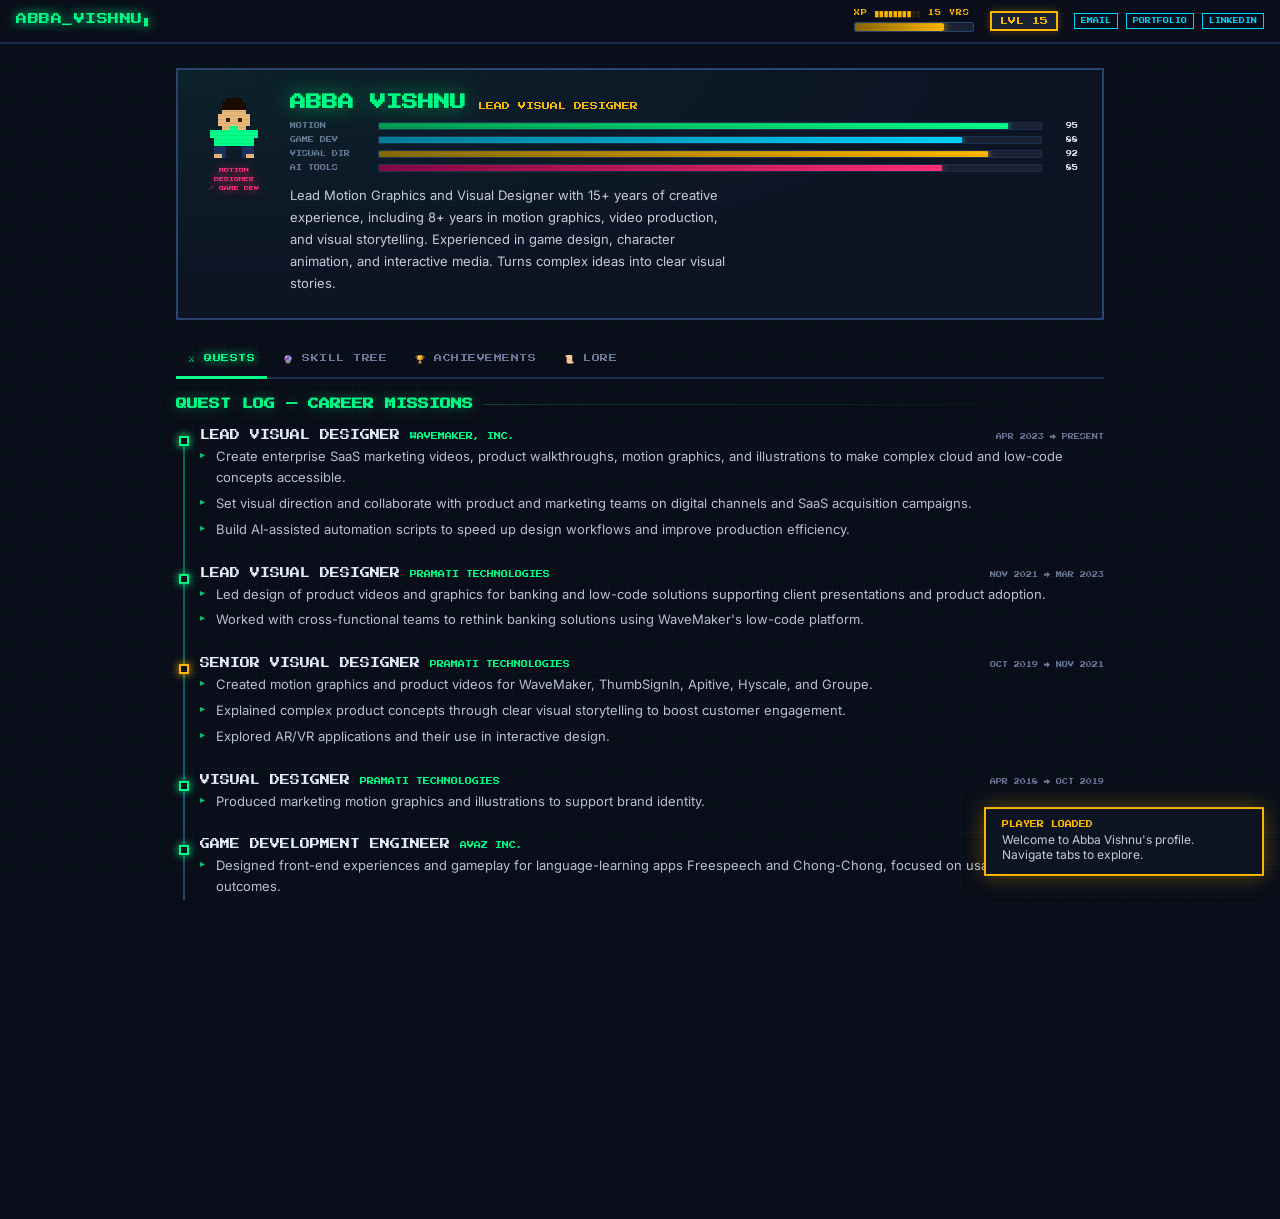
<file: abba-vishnu-player-profile/index.html>
<!doctype html><html><head><meta charset=utf8><meta name=viewport content="width=device-width,initial-scale=1,viewport-fit=cover"><style>:root{color-scheme:light;box-sizing:border-box;padding-top:env(safe-area-inset-top,0px);padding-bottom:env(safe-area-inset-bottom,0px)}html{scroll-padding-top:env(safe-area-inset-top,0px)}body{margin:0;padding:0;font:14px -apple-system,BlinkMacSystemFont,sans-serif;background:#fff;color:#000}img{max-width:100%}[hidden]:not([hidden=until-found i]){display:none!important}</style></head><body>
<title>Abba Vishnu — Player Profile</title>
<meta name="claude:viewport-fit-sides" content="cover">
<link rel="preconnect" href="https://fonts.googleapis.com">
<link rel="stylesheet" href="https://fonts.googleapis.com/css2?family=Press+Start+2P&family=Inter:wght@400;500;600&display=swap">

<style>
/* =====================================================
   DESIGN TOKENS — Retro Arcade / Game UI
   Layout: Full-screen game shell with tabbed sections
   ===================================================== */
:root {
  --bg:        #0a0e1a;
  --bg2:       #111827;
  --bg3:       #1a2235;
  --panel:     #0d1525;
  --border:    #1e3050;
  --border2:   #2a4570;

  --green:     #00ff88;
  --green-dim: #00994d;
  --amber:     #ffb800;
  --amber-dim: #8a6500;
  --magenta:   #ff2d78;
  --cyan:      #00d4ff;
  --white:     #e8f0fe;
  --muted:     #6b7a99;
  --scanline:  rgba(0,0,0,0.18);

  --font-pixel: 'Press Start 2P', monospace;
  --font-body:  'Inter', system-ui, sans-serif;

  --gutter: max(16px, env(safe-area-inset-left, 0px));
  --gutter-r: max(16px, env(safe-area-inset-right, 0px));
  color-scheme: dark;
}

/* Light theme override — keep game aesthetic but readable */
@media (prefers-color-scheme: light) {
  :root:not([data-theme="dark"]) {
    --bg:        #0a0e1a;
    --bg2:       #111827;
    --bg3:       #1a2235;
    --panel:     #0d1525;
    color-scheme: dark;
  }
}
:root[data-theme="dark"] {
  --bg:        #0a0e1a;
  --bg2:       #111827;
  color-scheme: dark;
}

*, *::before, *::after { box-sizing: border-box; margin: 0; padding: 0; }

html, body {
  height: 100%;
  background: var(--bg);
  color: var(--white);
  font-family: var(--font-body);
  overflow-x: hidden;
}

/* Scanline overlay — subtle CRT feel */
body::after {
  content: '';
  position: fixed;
  inset: 0;
  background: repeating-linear-gradient(
    to bottom,
    transparent 0px,
    transparent 3px,
    var(--scanline) 3px,
    var(--scanline) 4px
  );
  pointer-events: none;
  z-index: 1000;
  opacity: 0.4;
}

/* =====================================================
   HEADER — Player HUD
   ===================================================== */
.hud {
  position: sticky;
  top: env(safe-area-inset-top, 0px);
  z-index: 50;
  background: var(--bg);
  border-bottom: 2px solid var(--border);
  padding: 10px var(--gutter-r) 10px var(--gutter);
  display: flex;
  align-items: center;
  gap: 12px;
  flex-wrap: wrap;
}

body::before {
  content: '';
  position: fixed;
  inset: 0 0 auto;
  height: env(safe-area-inset-top, 0px);
  background: var(--bg);
  z-index: 51;
}

.hud-name {
  font-family: var(--font-pixel);
  font-size: clamp(7px, 2vw, 11px);
  color: var(--green);
  text-shadow: 0 0 12px var(--green);
  white-space: nowrap;
  letter-spacing: 0.5px;
}

.hud-right {
  margin-left: auto;
  display: flex;
  align-items: center;
  gap: 16px;
  flex-wrap: wrap;
}

.xp-section {
  display: flex;
  flex-direction: column;
  gap: 4px;
  min-width: 120px;
}

.xp-label {
  font-family: var(--font-pixel);
  font-size: 6px;
  color: var(--amber);
  letter-spacing: 1px;
}

.xp-bar-outer {
  height: 10px;
  background: var(--bg3);
  border: 1px solid var(--border2);
  border-radius: 2px;
  overflow: hidden;
}

.xp-bar-inner {
  height: 100%;
  width: 0%;
  background: linear-gradient(90deg, var(--amber-dim), var(--amber));
  transition: width 1.2s ease;
  box-shadow: 0 0 8px var(--amber);
  border-radius: 2px;
}

.level-badge {
  font-family: var(--font-pixel);
  font-size: 8px;
  color: var(--amber);
  background: var(--bg3);
  border: 2px solid var(--amber);
  padding: 4px 8px;
  white-space: nowrap;
  box-shadow: 0 0 10px rgba(255,184,0,0.3);
}

.contact-links {
  display: flex;
  gap: 8px;
}

.contact-links a {
  font-family: var(--font-pixel);
  font-size: 6px;
  color: var(--cyan);
  text-decoration: none;
  border: 1px solid var(--cyan);
  padding: 4px 6px;
  transition: background 0.2s, box-shadow 0.2s;
}

.contact-links a:hover, .contact-links a:focus {
  background: rgba(0,212,255,0.15);
  box-shadow: 0 0 10px var(--cyan);
  outline: none;
}

/* =====================================================
   MAIN SHELL
   ===================================================== */
.game-shell {
  max-width: 960px;
  margin: 0 auto;
  padding: 24px var(--gutter-r) 80px var(--gutter);
  padding-block: 24px 80px;
}

/* =====================================================
   CHARACTER CARD — Top Profile
   ===================================================== */
.character-card {
  display: grid;
  grid-template-columns: auto 1fr;
  gap: 24px;
  align-items: start;
  background: var(--panel);
  border: 2px solid var(--border2);
  padding: 24px;
  margin-bottom: 24px;
  position: relative;
  overflow: hidden;
}

.character-card::before {
  content: '';
  position: absolute;
  inset: 0;
  background: radial-gradient(ellipse at top left, rgba(0,255,136,0.06), transparent 60%);
  pointer-events: none;
}

.char-sprite-area {
  display: flex;
  flex-direction: column;
  align-items: center;
  gap: 8px;
}

/* Pixel art character — CSS only */
.char-sprite {
  width: 64px;
  height: 64px;
  position: relative;
  image-rendering: pixelated;
}

.char-canvas {
  width: 64px;
  height: 64px;
  image-rendering: pixelated;
}

.char-class {
  font-family: var(--font-pixel);
  font-size: 5px;
  color: var(--magenta);
  text-align: center;
  line-height: 1.8;
  text-shadow: 0 0 8px var(--magenta);
}

.char-stats {
  display: flex;
  flex-direction: column;
  gap: 6px;
}

.stat-row {
  display: grid;
  grid-template-columns: 80px 1fr 28px;
  align-items: center;
  gap: 8px;
}

.stat-name {
  font-family: var(--font-pixel);
  font-size: 6px;
  color: var(--muted);
}

.stat-bar {
  height: 8px;
  background: var(--bg3);
  border: 1px solid var(--border);
  border-radius: 1px;
  overflow: hidden;
}

.stat-fill {
  height: 100%;
  border-radius: 1px;
  transition: width 1.5s ease;
  width: 0;
}

.stat-fill.green  { background: linear-gradient(90deg, var(--green-dim), var(--green)); box-shadow: 0 0 6px var(--green); }
.stat-fill.cyan   { background: linear-gradient(90deg, #007a99, var(--cyan)); box-shadow: 0 0 6px var(--cyan); }
.stat-fill.amber  { background: linear-gradient(90deg, var(--amber-dim), var(--amber)); box-shadow: 0 0 6px var(--amber); }
.stat-fill.magenta{ background: linear-gradient(90deg, #8a0040, var(--magenta)); box-shadow: 0 0 6px var(--magenta); }

.stat-num {
  font-family: var(--font-pixel);
  font-size: 6px;
  color: var(--white);
  text-align: right;
  font-variant-numeric: tabular-nums;
}

.char-bio {
  font-size: 13px;
  line-height: 1.7;
  color: var(--white);
  opacity: 0.85;
  margin-top: 12px;
  max-width: 55ch;
}

.char-title-row {
  display: flex;
  align-items: baseline;
  gap: 12px;
  flex-wrap: wrap;
  margin-bottom: 12px;
}

.char-name {
  font-family: var(--font-pixel);
  font-size: clamp(10px, 3vw, 16px);
  color: var(--green);
  text-shadow: 0 0 20px rgba(0,255,136,0.5);
  text-wrap: balance;
}

.char-role {
  font-family: var(--font-pixel);
  font-size: clamp(6px, 1.5vw, 8px);
  color: var(--amber);
}

/* =====================================================
   NAV TABS
   ===================================================== */
.nav-tabs {
  display: flex;
  gap: 4px;
  margin-bottom: 20px;
  flex-wrap: wrap;
  border-bottom: 2px solid var(--border);
  padding-bottom: 0;
}

.tab-btn {
  font-family: var(--font-pixel);
  font-size: clamp(6px, 1.5vw, 8px);
  color: var(--muted);
  background: transparent;
  border: none;
  border-bottom: 3px solid transparent;
  padding: 10px 12px 12px;
  cursor: pointer;
  transition: color 0.2s, border-color 0.2s;
  letter-spacing: 0.5px;
  margin-bottom: -2px;
}

.tab-btn:hover {
  color: var(--white);
}

.tab-btn.active {
  color: var(--green);
  border-bottom-color: var(--green);
  text-shadow: 0 0 10px var(--green);
}

.tab-btn:focus-visible {
  outline: 2px solid var(--green);
  outline-offset: 2px;
}

/* =====================================================
   PANELS
   ===================================================== */
.panel { display: none; }
.panel.active { display: block; }

/* =====================================================
   QUEST LOG — Timeline
   ===================================================== */
.quest-log {
  position: relative;
  padding-left: 24px;
}

.quest-log::before {
  content: '';
  position: absolute;
  left: 7px;
  top: 8px;
  bottom: 8px;
  width: 2px;
  background: linear-gradient(to bottom, var(--green), var(--cyan), var(--magenta));
  opacity: 0.4;
}

.quest-item {
  position: relative;
  margin-bottom: 28px;
  opacity: 0;
  transform: translateX(-10px);
  transition: opacity 0.4s ease, transform 0.4s ease;
}

.quest-item.visible {
  opacity: 1;
  transform: translateX(0);
}

.quest-item::before {
  content: '';
  position: absolute;
  left: -21px;
  top: 6px;
  width: 10px;
  height: 10px;
  background: var(--bg);
  border: 2px solid var(--green);
  box-shadow: 0 0 8px var(--green);
}

.quest-item:last-child::before { border-color: var(--cyan); box-shadow: 0 0 8px var(--cyan); }
.quest-item:nth-child(3)::before { border-color: var(--amber); box-shadow: 0 0 8px var(--amber); }

.quest-header {
  display: flex;
  align-items: baseline;
  gap: 10px;
  flex-wrap: wrap;
  margin-bottom: 6px;
}

.quest-title {
  font-family: var(--font-pixel);
  font-size: clamp(7px, 1.8vw, 10px);
  color: var(--white);
  text-wrap: balance;
}

.quest-company {
  font-family: var(--font-pixel);
  font-size: 7px;
  color: var(--green);
}

.quest-dates {
  font-family: var(--font-pixel);
  font-size: 6px;
  color: var(--muted);
  margin-left: auto;
  white-space: nowrap;
}

.quest-tasks {
  list-style: none;
  display: flex;
  flex-direction: column;
  gap: 5px;
}

.quest-tasks li {
  font-size: 13px;
  line-height: 1.6;
  color: var(--white);
  opacity: 0.8;
  padding-left: 16px;
  position: relative;
}

.quest-tasks li::before {
  content: '▸';
  position: absolute;
  left: 0;
  color: var(--green);
  font-size: 10px;
}

/* =====================================================
   SKILL TREE
   ===================================================== */
.skill-categories {
  display: flex;
  flex-direction: column;
  gap: 28px;
}

.skill-category {
  background: var(--panel);
  border: 1px solid var(--border);
  padding: 20px;
}

.skill-cat-title {
  font-family: var(--font-pixel);
  font-size: 8px;
  color: var(--amber);
  margin-bottom: 16px;
  letter-spacing: 1px;
  border-bottom: 1px solid var(--border);
  padding-bottom: 10px;
}

.skill-nodes {
  display: flex;
  flex-wrap: wrap;
  gap: 8px;
}

.skill-node {
  font-family: var(--font-pixel);
  font-size: clamp(6px, 1.5vw, 7px);
  padding: 6px 10px;
  border: 1px solid var(--border2);
  background: var(--bg3);
  color: var(--muted);
  cursor: default;
  transition: all 0.25s ease;
  position: relative;
  line-height: 1.6;
}

.skill-node.unlocked {
  border-color: var(--green);
  color: var(--green);
  text-shadow: 0 0 6px rgba(0,255,136,0.4);
  background: rgba(0,255,136,0.06);
}

.skill-node.tool {
  border-color: var(--cyan);
  color: var(--cyan);
  text-shadow: 0 0 6px rgba(0,212,255,0.4);
  background: rgba(0,212,255,0.06);
}

.skill-node.ai {
  border-color: var(--magenta);
  color: var(--magenta);
  text-shadow: 0 0 6px rgba(255,45,120,0.4);
  background: rgba(255,45,120,0.06);
}

.skill-node:hover {
  transform: translateY(-2px);
  box-shadow: 0 4px 16px rgba(0,255,136,0.2);
}

/* =====================================================
   ACHIEVEMENTS
   ===================================================== */
.achievements-grid {
  display: grid;
  grid-template-columns: repeat(auto-fill, minmax(220px, 1fr));
  gap: 14px;
}

.achievement {
  background: var(--panel);
  border: 1px solid var(--border);
  padding: 16px;
  display: flex;
  gap: 12px;
  align-items: flex-start;
  transition: border-color 0.3s, box-shadow 0.3s;
  opacity: 0;
  transform: scale(0.95);
  transition: opacity 0.4s ease, transform 0.4s ease, border-color 0.3s, box-shadow 0.3s;
}

.achievement.visible {
  opacity: 1;
  transform: scale(1);
}

.achievement.unlocked {
  border-color: var(--amber);
}

.achievement.unlocked:hover {
  box-shadow: 0 0 20px rgba(255,184,0,0.2);
}

.ach-icon {
  font-size: 24px;
  flex-shrink: 0;
  filter: grayscale(1);
  transition: filter 0.4s;
}

.achievement.unlocked .ach-icon { filter: grayscale(0); }

.ach-body {}

.ach-name {
  font-family: var(--font-pixel);
  font-size: 7px;
  color: var(--amber);
  margin-bottom: 5px;
}

.ach-desc {
  font-size: 12px;
  color: var(--muted);
  line-height: 1.5;
}

/* =====================================================
   LANGUAGES PANEL
   ===================================================== */
.langs-grid {
  display: grid;
  grid-template-columns: repeat(auto-fill, minmax(200px, 1fr));
  gap: 14px;
  margin-bottom: 24px;
}

.lang-card {
  background: var(--panel);
  border: 1px solid var(--border);
  padding: 16px;
}

.lang-name {
  font-family: var(--font-pixel);
  font-size: 8px;
  color: var(--white);
  margin-bottom: 8px;
}

.lang-level {
  font-family: var(--font-pixel);
  font-size: 6px;
  color: var(--muted);
  margin-bottom: 10px;
}

.lang-pips {
  display: flex;
  gap: 4px;
}

.pip {
  width: 16px;
  height: 16px;
  border: 1px solid var(--border2);
  background: var(--bg3);
}

.pip.filled {
  background: var(--green);
  box-shadow: 0 0 6px var(--green);
  border-color: var(--green);
}

/* Education */
.edu-list {
  display: flex;
  flex-direction: column;
  gap: 14px;
}

.edu-item {
  background: var(--panel);
  border: 1px solid var(--border);
  padding: 16px;
  display: grid;
  grid-template-columns: 1fr auto;
  gap: 8px;
  align-items: start;
}

.edu-degree {
  font-family: var(--font-pixel);
  font-size: clamp(6px, 1.5vw, 8px);
  color: var(--cyan);
  margin-bottom: 4px;
  text-wrap: balance;
}

.edu-school {
  font-size: 13px;
  color: var(--white);
  opacity: 0.8;
}

.edu-years {
  font-family: var(--font-pixel);
  font-size: 6px;
  color: var(--muted);
  text-align: right;
  white-space: nowrap;
}

/* =====================================================
   TOAST NOTIFICATION
   ===================================================== */
#toast {
  position: fixed;
  bottom: max(24px, env(safe-area-inset-bottom, 0px));
  right: max(16px, env(safe-area-inset-right, 0px));
  z-index: 200;
  background: var(--panel);
  border: 2px solid var(--amber);
  padding: 12px 16px;
  box-shadow: 0 0 20px rgba(255,184,0,0.35);
  max-width: 280px;
  transform: translateY(80px);
  opacity: 0;
  transition: transform 0.3s ease, opacity 0.3s ease;
  pointer-events: none;
}

#toast.show {
  transform: translateY(0);
  opacity: 1;
}

.toast-title {
  font-family: var(--font-pixel);
  font-size: 7px;
  color: var(--amber);
  margin-bottom: 4px;
}

.toast-body {
  font-size: 12px;
  color: var(--white);
  opacity: 0.85;
}

/* =====================================================
   SECTION HEADERS
   ===================================================== */
.section-header {
  font-family: var(--font-pixel);
  font-size: clamp(8px, 2vw, 11px);
  color: var(--green);
  margin-bottom: 20px;
  display: flex;
  align-items: center;
  gap: 10px;
  text-shadow: 0 0 12px rgba(0,255,136,0.4);
}

.section-header::after {
  content: '';
  flex: 1;
  height: 1px;
  background: linear-gradient(to right, var(--green-dim), transparent);
  opacity: 0.4;
}

/* =====================================================
   BLINKING CURSOR
   ===================================================== */
.blink {
  animation: blink 1s step-end infinite;
}
@keyframes blink { 0%, 100% { opacity: 1; } 50% { opacity: 0; } }

/* =====================================================
   PIXEL GRID BACKGROUND
   ===================================================== */
.grid-bg {
  position: fixed;
  inset: 0;
  background-image:
    linear-gradient(rgba(0,255,136,0.03) 1px, transparent 1px),
    linear-gradient(90deg, rgba(0,255,136,0.03) 1px, transparent 1px);
  background-size: 32px 32px;
  pointer-events: none;
  z-index: 0;
}

.game-shell { position: relative; z-index: 1; }
.hud { position: sticky; z-index: 50; }

/* =====================================================
   RESPONSIVE
   ===================================================== */
@media (max-width: 600px) {
  .character-card {
    grid-template-columns: 1fr;
  }
  .char-sprite-area {
    flex-direction: row;
    justify-content: flex-start;
    align-items: center;
  }
  .stat-row {
    grid-template-columns: 72px 1fr 24px;
  }
  .quest-dates {
    margin-left: 0;
    width: 100%;
  }
  .hud-right {
    gap: 8px;
  }
  .contact-links a {
    padding: 3px 5px;
  }
}

@media (prefers-reduced-motion: reduce) {
  *, *::before, *::after {
    transition-duration: 0.01ms !important;
    animation-duration: 0.01ms !important;
  }
  .xp-bar-inner { transition: none; }
}
</style>

<!-- Grid background -->
<div class="grid-bg" aria-hidden="true"></div>

<!-- HUD -->
<header class="hud" role="banner">
  <div class="hud-name">ABBA_VISHNU<span class="blink">▮</span></div>
  <div class="hud-right">
    <div class="xp-section">
      <span class="xp-label">XP ████████░░ 15 YRS</span>
      <div class="xp-bar-outer" role="progressbar" aria-label="Experience: 15 years" aria-valuenow="75" aria-valuemin="0" aria-valuemax="100">
        <div class="xp-bar-inner" id="xpBar"></div>
      </div>
    </div>
    <div class="level-badge">LVL 15</div>
    <nav class="contact-links" aria-label="Contact">
      <a href="mailto:abbavishnu@gmail.com" title="abbavishnu@gmail.com" aria-label="Email Abba">EMAIL</a>
      <a href="https://abba-vishnu.github.io/portfolio/" target="_blank" rel="noopener" aria-label="View Portfolio">PORTFOLIO</a>
      <a href="https://www.linkedin.com/in/abbavishnu/" target="_blank" rel="noopener" aria-label="LinkedIn">LINKEDIN</a>
    </nav>
  </div>
</header>

<!-- Main -->
<main class="game-shell">

  <!-- Character Card -->
  <section class="character-card" aria-label="Player Profile">
    <div class="char-sprite-area">
      <div class="char-sprite" aria-hidden="true">
        <canvas class="char-canvas" id="charCanvas" width="64" height="64"></canvas>
      </div>
      <div class="char-class">MOTION<br>DESIGNER<br>/ GAME DEV</div>
    </div>
    <div>
      <div class="char-title-row">
        <h1 class="char-name">ABBA VISHNU</h1>
        <span class="char-role">LEAD VISUAL DESIGNER</span>
      </div>
      <div class="char-stats" id="charStats" aria-label="Skill stats">
        <div class="stat-row">
          <span class="stat-name">MOTION</span>
          <div class="stat-bar"><div class="stat-fill green" data-val="95"></div></div>
          <span class="stat-num">95</span>
        </div>
        <div class="stat-row">
          <span class="stat-name">GAME DEV</span>
          <div class="stat-bar"><div class="stat-fill cyan" data-val="88"></div></div>
          <span class="stat-num">88</span>
        </div>
        <div class="stat-row">
          <span class="stat-name">VISUAL DIR</span>
          <div class="stat-bar"><div class="stat-fill amber" data-val="92"></div></div>
          <span class="stat-num">92</span>
        </div>
        <div class="stat-row">
          <span class="stat-name">AI TOOLS</span>
          <div class="stat-bar"><div class="stat-fill magenta" data-val="85"></div></div>
          <span class="stat-num">85</span>
        </div>
      </div>
      <p class="char-bio">Lead Motion Graphics and Visual Designer with 15+ years of creative experience, including 8+ years in motion graphics, video production, and visual storytelling. Experienced in game design, character animation, and interactive media. Turns complex ideas into clear visual stories.</p>
    </div>
  </section>

  <!-- Nav Tabs -->
  <nav class="nav-tabs" role="tablist" aria-label="Resume sections">
    <button class="tab-btn active" role="tab" aria-selected="true" aria-controls="panel-quests" id="tab-quests" data-tab="quests">⚔ QUESTS</button>
    <button class="tab-btn" role="tab" aria-selected="false" aria-controls="panel-skills" id="tab-skills" data-tab="skills">🔮 SKILL TREE</button>
    <button class="tab-btn" role="tab" aria-selected="false" aria-controls="panel-achievements" id="tab-achievements" data-tab="achievements">🏆 ACHIEVEMENTS</button>
    <button class="tab-btn" role="tab" aria-selected="false" aria-controls="panel-lore" id="tab-lore" data-tab="lore">📜 LORE</button>
  </nav>

  <!-- Panel: Quest Log (Experience) -->
  <section class="panel active" id="panel-quests" role="tabpanel" aria-labelledby="tab-quests">
    <h2 class="section-header">QUEST LOG — CAREER MISSIONS</h2>
    <div class="quest-log">

      <article class="quest-item">
        <div class="quest-header">
          <span class="quest-title">LEAD VISUAL DESIGNER</span>
          <span class="quest-company">WAVEMAKER, INC.</span>
          <span class="quest-dates">APR 2023 → PRESENT</span>
        </div>
        <ul class="quest-tasks">
          <li>Create enterprise SaaS marketing videos, product walkthroughs, motion graphics, and illustrations to make complex cloud and low-code concepts accessible.</li>
          <li>Set visual direction and collaborate with product and marketing teams on digital channels and SaaS acquisition campaigns.</li>
          <li>Build AI-assisted automation scripts to speed up design workflows and improve production efficiency.</li>
        </ul>
      </article>

      <article class="quest-item">
        <div class="quest-header">
          <span class="quest-title">LEAD VISUAL DESIGNER</span>
          <span class="quest-company">PRAMATI TECHNOLOGIES</span>
          <span class="quest-dates">NOV 2021 → MAR 2023</span>
        </div>
        <ul class="quest-tasks">
          <li>Led design of product videos and graphics for banking and low-code solutions supporting client presentations and product adoption.</li>
          <li>Worked with cross-functional teams to rethink banking solutions using WaveMaker's low-code platform.</li>
        </ul>
      </article>

      <article class="quest-item">
        <div class="quest-header">
          <span class="quest-title">SENIOR VISUAL DESIGNER</span>
          <span class="quest-company">PRAMATI TECHNOLOGIES</span>
          <span class="quest-dates">OCT 2019 → NOV 2021</span>
        </div>
        <ul class="quest-tasks">
          <li>Created motion graphics and product videos for WaveMaker, ThumbSignIn, Apitive, Hyscale, and Groupe.</li>
          <li>Explained complex product concepts through clear visual storytelling to boost customer engagement.</li>
          <li>Explored AR/VR applications and their use in interactive design.</li>
        </ul>
      </article>

      <article class="quest-item">
        <div class="quest-header">
          <span class="quest-title">VISUAL DESIGNER</span>
          <span class="quest-company">PRAMATI TECHNOLOGIES</span>
          <span class="quest-dates">APR 2018 → OCT 2019</span>
        </div>
        <ul class="quest-tasks">
          <li>Produced marketing motion graphics and illustrations to support brand identity.</li>
        </ul>
      </article>

      <article class="quest-item">
        <div class="quest-header">
          <span class="quest-title">GAME DEVELOPMENT ENGINEER</span>
          <span class="quest-company">AVAZ INC.</span>
          <span class="quest-dates">OCT 2016 → APR 2018</span>
        </div>
        <ul class="quest-tasks">
          <li>Designed front-end experiences and gameplay for language-learning apps Freespeech and Chong-Chong, focused on usability and learning outcomes.</li>
        </ul>
      </article>

      <article class="quest-item">
        <div class="quest-header">
          <span class="quest-title">GAME DESIGNER</span>
          <span class="quest-company">EVELYN SOFTWARE LABS</span>
          <span class="quest-dates">SEP 2011 → SEP 2016</span>
        </div>
        <ul class="quest-tasks">
          <li>Developed iPad games: Battleground Defense Trilogy, Fix the Candy, Adrian's Crusade, and Welding Simulator — all shipped to a global audience.</li>
        </ul>
      </article>

      <article class="quest-item">
        <div class="quest-header">
          <span class="quest-title">CHARACTER DESIGNER & ANIMATOR</span>
          <span class="quest-company">COLOURS ANIMATION PVT LTD</span>
          <span class="quest-dates">NOV 2010 → SEP 2011</span>
        </div>
        <ul class="quest-tasks">
          <li>Designed and animated characters, prepared storyboards, and produced scene-by-scene animation for studio projects.</li>
        </ul>
      </article>

      <article class="quest-item">
        <div class="quest-header">
          <span class="quest-title">ANIMATOR TRAINEE</span>
          <span class="quest-company">VISMAYAS MAX</span>
          <span class="quest-dates">JUL 2009 → OCT 2010</span>
        </div>
        <ul class="quest-tasks">
          <li>Created character sketches, turnarounds, 3D models, props, and animations for training projects.</li>
        </ul>
      </article>

    </div>
  </section>

  <!-- Panel: Skill Tree -->
  <section class="panel" id="panel-skills" role="tabpanel" aria-labelledby="tab-skills">
    <h2 class="section-header">SKILL TREE</h2>
    <div class="skill-categories">

      <div class="skill-category">
        <div class="skill-cat-title">⚡ MOTION DESIGN & VIDEO</div>
        <div class="skill-nodes">
          <span class="skill-node unlocked">Motion Graphics</span>
          <span class="skill-node unlocked">Animation</span>
          <span class="skill-node unlocked">SaaS Marketing Videos</span>
          <span class="skill-node unlocked">Product Explainers</span>
          <span class="skill-node unlocked">Video Editing</span>
          <span class="skill-node unlocked">Post-Production</span>
          <span class="skill-node unlocked">Pre-Production</span>
          <span class="skill-node unlocked">Concept Development</span>
          <span class="skill-node unlocked">Storyboarding</span>
          <span class="skill-node unlocked">Visual Storytelling</span>
        </div>
      </div>

      <div class="skill-category">
        <div class="skill-cat-title">🎮 GAME DESIGN & INTERACTIVE</div>
        <div class="skill-nodes">
          <span class="skill-node unlocked">Game Design</span>
          <span class="skill-node unlocked">Character Animation</span>
          <span class="skill-node unlocked">Unity3D</span>
          <span class="skill-node unlocked">C# Programming</span>
          <span class="skill-node unlocked">AR/VR Design</span>
          <span class="skill-node unlocked">Interactive Media</span>
          <span class="skill-node unlocked">UI/UX for Games</span>
        </div>
      </div>

      <div class="skill-category">
        <div class="skill-cat-title">🛠 CREATIVE TOOLS</div>
        <div class="skill-nodes">
          <span class="skill-node tool">After Effects</span>
          <span class="skill-node tool">Premiere Pro</span>
          <span class="skill-node tool">Illustrator</span>
          <span class="skill-node tool">Photoshop</span>
          <span class="skill-node tool">Figma</span>
          <span class="skill-node tool">Canva</span>
          <span class="skill-node tool">Audacity</span>
          <span class="skill-node tool">Blender (Familiar)</span>
        </div>
      </div>

      <div class="skill-category">
        <div class="skill-cat-title">🤖 AI TOOLKIT</div>
        <div class="skill-nodes">
          <span class="skill-node ai">ChatGPT</span>
          <span class="skill-node ai">Claude</span>
          <span class="skill-node ai">Gemini</span>
          <span class="skill-node ai">Copilot</span>
          <span class="skill-node ai">Adobe Firefly</span>
          <span class="skill-node ai">Midjourney</span>
          <span class="skill-node ai">Runway</span>
          <span class="skill-node ai">Kling AI</span>
          <span class="skill-node ai">Veo</span>
          <span class="skill-node ai">LunaAI</span>
          <span class="skill-node ai">Pika</span>
          <span class="skill-node ai">ElevenLabs</span>
          <span class="skill-node ai">Lyria</span>
          <span class="skill-node ai">Figma AI</span>
          <span class="skill-node ai">Canva Magic Studio</span>
        </div>
      </div>

      <div class="skill-category">
        <div class="skill-cat-title">👑 LEADERSHIP & DIRECTION</div>
        <div class="skill-nodes">
          <span class="skill-node unlocked">Creative Direction</span>
          <span class="skill-node unlocked">Brand Identity</span>
          <span class="skill-node unlocked">Team Management</span>
          <span class="skill-node unlocked">Cross-Functional Collaboration</span>
          <span class="skill-node unlocked">AI-Assisted Workflows</span>
          <span class="skill-node unlocked">Project Management</span>
        </div>
      </div>

    </div>
  </section>

  <!-- Panel: Achievements -->
  <section class="panel" id="panel-achievements" role="tabpanel" aria-labelledby="tab-achievements">
    <h2 class="section-header">ACHIEVEMENTS UNLOCKED</h2>
    <div class="achievements-grid">

      <div class="achievement unlocked">
        <span class="ach-icon" aria-hidden="true">⭐</span>
        <div class="ach-body">
          <div class="ach-name">STAR PERFORMER</div>
          <p class="ach-desc">Star Performer of the Year — Pramati Technologies, 2019</p>
        </div>
      </div>

      <div class="achievement unlocked">
        <span class="ach-icon" aria-hidden="true">🎓</span>
        <div class="ach-body">
          <div class="ach-name">CERTIFIED ANIMATOR</div>
          <p class="ach-desc">Diploma Certificate in Character Animation — Vismayas Max, 2009</p>
        </div>
      </div>

      <div class="achievement unlocked">
        <span class="ach-icon" aria-hidden="true">🎮</span>
        <div class="ach-body">
          <div class="ach-name">SHIPPED 4 GAMES</div>
          <p class="ach-desc">Battleground Defense Trilogy, Fix the Candy, Adrian's Crusade, and Welding Simulator released globally on iPad</p>
        </div>
      </div>

      <div class="achievement unlocked">
        <span class="ach-icon" aria-hidden="true">🤖</span>
        <div class="ach-body">
          <div class="ach-name">AI PIONEER</div>
          <p class="ach-desc">Built AI-assisted automation scripts for design workflows — 15+ AI tools mastered</p>
        </div>
      </div>

      <div class="achievement unlocked">
        <span class="ach-icon" aria-hidden="true">📺</span>
        <div class="ach-body">
          <div class="ach-name">STUDIO ANIMATOR</div>
          <p class="ach-desc">Character designed and animated for professional studio productions at Colours Animation</p>
        </div>
      </div>

      <div class="achievement unlocked">
        <span class="ach-icon" aria-hidden="true">🌐</span>
        <div class="ach-body">
          <div class="ach-name">AR/VR EXPLORER</div>
          <p class="ach-desc">Explored augmented and virtual reality applications in interactive design</p>
        </div>
      </div>

      <div class="achievement unlocked">
        <span class="ach-icon" aria-hidden="true">📱</span>
        <div class="ach-body">
          <div class="ach-name">EDU-GAME DESIGNER</div>
          <p class="ach-desc">Designed language-learning games Freespeech and Chong-Chong at Avaz Inc., improving literacy outcomes</p>
        </div>
      </div>

      <div class="achievement unlocked">
        <span class="ach-icon" aria-hidden="true">🏅</span>
        <div class="ach-body">
          <div class="ach-name">15 YEAR VETERAN</div>
          <p class="ach-desc">15+ years of continuous creative work across animation, game design, and motion graphics</p>
        </div>
      </div>

    </div>
  </section>

  <!-- Panel: Lore (Education, Languages) -->
  <section class="panel" id="panel-lore" role="tabpanel" aria-labelledby="tab-lore">
    <h2 class="section-header">ORIGIN STORY — EDUCATION</h2>
    <div class="edu-list" style="margin-bottom: 32px;">

      <div class="edu-item">
        <div>
          <div class="edu-degree">DIPLOMA — TRADITIONAL & 3D ANIMATION</div>
          <div class="edu-school">Vismayas Max Animation Academy · 3D &amp; Clay Modelling</div>
        </div>
        <div class="edu-years">2008 – 2009</div>
      </div>

      <div class="edu-item">
        <div>
          <div class="edu-degree">BA — ENGLISH LITERATURE (COURSEWORK)</div>
          <div class="edu-school">University of Kerala</div>
        </div>
        <div class="edu-years">2010 – 2012</div>
      </div>

      <div class="edu-item">
        <div>
          <div class="edu-degree">HIGHER SECONDARY (+2)</div>
          <div class="edu-school">Sree Buddha Central School · Computer Science &amp; Maths</div>
        </div>
        <div class="edu-years">2006 – 2008</div>
      </div>

      <div class="edu-item">
        <div>
          <div class="edu-degree">10TH STANDARD</div>
          <div class="edu-school">Bishop Moore Vidyapith · Computer Science &amp; Maths</div>
        </div>
        <div class="edu-years">1996 – 2006</div>
      </div>

    </div>

    <h2 class="section-header">LANGUAGE PROFICIENCIES</h2>
    <div class="langs-grid">
      <div class="lang-card">
        <div class="lang-name">MALAYALAM</div>
        <div class="lang-level">NATIVE PROFICIENCY</div>
        <div class="lang-pips" aria-label="5 of 5 pips">
          <div class="pip filled"></div><div class="pip filled"></div><div class="pip filled"></div><div class="pip filled"></div><div class="pip filled"></div>
        </div>
      </div>
      <div class="lang-card">
        <div class="lang-name">ENGLISH</div>
        <div class="lang-level">PROFESSIONAL PROFICIENCY</div>
        <div class="lang-pips" aria-label="4 of 5 pips">
          <div class="pip filled"></div><div class="pip filled"></div><div class="pip filled"></div><div class="pip filled"></div><div class="pip"></div>
        </div>
      </div>
      <div class="lang-card">
        <div class="lang-name">TAMIL</div>
        <div class="lang-level">WORKING PROFICIENCY</div>
        <div class="lang-pips" aria-label="3 of 5 pips">
          <div class="pip filled"></div><div class="pip filled"></div><div class="pip filled"></div><div class="pip"></div><div class="pip"></div>
        </div>
      </div>
      <div class="lang-card">
        <div class="lang-name">HINDI</div>
        <div class="lang-level">ELEMENTARY PROFICIENCY</div>
        <div class="lang-pips" aria-label="2 of 5 pips">
          <div class="pip filled"></div><div class="pip filled"></div><div class="pip"></div><div class="pip"></div><div class="pip"></div>
        </div>
      </div>
    </div>
  </section>

</main>

<!-- Toast notification -->
<div id="toast" role="alert" aria-live="polite">
  <div class="toast-title" id="toastTitle">ACHIEVEMENT UNLOCKED</div>
  <div class="toast-body" id="toastBody"></div>
</div>

<script>
(function() {
  // ---- XP Bar ----
  setTimeout(() => {
    const bar = document.getElementById('xpBar');
    if (bar) bar.style.width = '75%';
  }, 300);

  // ---- Animate stat bars ----
  setTimeout(() => {
    document.querySelectorAll('.stat-fill').forEach(el => {
      const v = el.dataset.val;
      if (v) el.style.width = v + '%';
    });
  }, 500);

  // ---- Pixel art character (CSS canvas) ----
  function drawChar() {
    const canvas = document.getElementById('charCanvas');
    if (!canvas) return;
    const ctx = canvas.getContext('2d');
    const S = 4; // pixel size
    // Simple 16x16 pixel art character grid
    // 0=transparent, 1=skin, 2=hair, 3=shirt(green), 4=pants, 5=outline
    const sprite = [
      [0,0,0,0,0,0,2,2,2,2,0,0,0,0,0,0],
      [0,0,0,0,0,2,2,2,2,2,2,0,0,0,0,0],
      [0,0,0,0,0,2,2,2,2,2,2,0,0,0,0,0],
      [0,0,0,0,0,1,1,1,1,1,1,0,0,0,0,0],
      [0,0,0,0,1,1,1,1,1,1,1,1,0,0,0,0],
      [0,0,0,0,1,1,5,1,1,5,1,1,0,0,0,0],
      [0,0,0,0,1,1,1,1,1,1,1,1,0,0,0,0],
      [0,0,0,0,0,1,1,3,3,1,1,0,0,0,0,0],
      [0,0,3,3,3,3,3,3,3,3,3,3,3,3,0,0],
      [0,0,3,3,3,3,3,3,3,3,3,3,3,3,0,0],
      [0,0,0,3,3,3,3,3,3,3,3,3,3,0,0,0],
      [0,0,0,3,3,3,3,3,3,3,3,3,3,0,0,0],
      [0,0,0,4,4,4,0,0,0,0,4,4,4,0,0,0],
      [0,0,0,4,4,4,0,0,0,0,4,4,4,0,0,0],
      [0,0,0,1,1,4,0,0,0,0,4,1,1,0,0,0],
      [0,0,0,1,1,1,0,0,0,0,1,1,1,0,0,0],
    ];
    const colors = {
      1: '#e8b87a', // skin
      2: '#1a0a00', // dark hair
      3: '#00ff88', // green shirt
      4: '#1a3060', // pants
      5: '#3a1a00', // eyes
    };
    ctx.clearRect(0, 0, 64, 64);
    sprite.forEach((row, y) => {
      row.forEach((cell, x) => {
        if (cell && colors[cell]) {
          ctx.fillStyle = colors[cell];
          ctx.fillRect(x * S, y * S, S, S);
        }
      });
    });
  }
  drawChar();

  // ---- Tabs ----
  const tabs = document.querySelectorAll('.tab-btn');
  const panels = document.querySelectorAll('.panel');
  tabs.forEach(tab => {
    tab.addEventListener('click', () => {
      tabs.forEach(t => { t.classList.remove('active'); t.setAttribute('aria-selected','false'); });
      panels.forEach(p => p.classList.remove('active'));
      tab.classList.add('active');
      tab.setAttribute('aria-selected','true');
      const panelId = 'panel-' + tab.dataset.tab;
      const panel = document.getElementById(panelId);
      if (panel) {
        panel.classList.add('active');
        triggerAnimations(panel);
      }
      if (tab.dataset.tab === 'achievements') showToast('SKILL UNLOCKED', 'Viewing Achievements panel');
      if (tab.dataset.tab === 'skills') showToast('SKILL TREE LOADED', 'Explore all unlocked abilities');
    });
  });

  // ---- Keyboard navigation for tabs ----
  document.querySelector('.nav-tabs').addEventListener('keydown', e => {
    const btns = [...document.querySelectorAll('.tab-btn')];
    const idx = btns.indexOf(document.activeElement);
    if (idx < 0) return;
    if (e.key === 'ArrowRight') { btns[(idx+1)%btns.length].focus(); btns[(idx+1)%btns.length].click(); e.preventDefault(); }
    if (e.key === 'ArrowLeft') { btns[(idx-1+btns.length)%btns.length].focus(); btns[(idx-1+btns.length)%btns.length].click(); e.preventDefault(); }
  });

  // ---- Intersection Observer for quest items / achievements ----
  function triggerAnimations(container) {
    const items = container.querySelectorAll('.quest-item, .achievement');
    const observer = new IntersectionObserver((entries) => {
      entries.forEach((entry, i) => {
        if (entry.isIntersecting) {
          setTimeout(() => entry.target.classList.add('visible'), i * 80);
          observer.unobserve(entry.target);
        }
      });
    }, { threshold: 0.1 });
    items.forEach(item => {
      item.classList.remove('visible');
      observer.observe(item);
    });
  }

  // Trigger for initial active panel
  triggerAnimations(document.getElementById('panel-quests'));

  // ---- Toast ----
  let toastTimer;
  function showToast(title, body) {
    const toast = document.getElementById('toast');
    const tTitle = document.getElementById('toastTitle');
    const tBody = document.getElementById('toastBody');
    tTitle.textContent = title;
    tBody.textContent = body;
    toast.classList.add('show');
    clearTimeout(toastTimer);
    toastTimer = setTimeout(() => toast.classList.remove('show'), 3200);
  }

  // Welcome toast
  setTimeout(() => showToast('PLAYER LOADED', 'Welcome to Abba Vishnu\'s profile. Navigate tabs to explore.'), 1200);

  // ---- Pixel character idle animation ----
  let frame = 0;
  function animateChar() {
    const canvas = document.getElementById('charCanvas');
    if (!canvas) return;
    const ctx = canvas.getContext('2d');
    frame++;
    // Gentle bob — redraw with slight offset
    const S = 4;
    const bobY = Math.sin(frame * 0.06) > 0 ? 0 : 1;
    ctx.clearRect(0, 0, 64, 64);
    const sprite = [
      [0,0,0,0,0,0,2,2,2,2,0,0,0,0,0,0],
      [0,0,0,0,0,2,2,2,2,2,2,0,0,0,0,0],
      [0,0,0,0,0,2,2,2,2,2,2,0,0,0,0,0],
      [0,0,0,0,0,1,1,1,1,1,1,0,0,0,0,0],
      [0,0,0,0,1,1,1,1,1,1,1,1,0,0,0,0],
      [0,0,0,0,1,1,5,1,1,5,1,1,0,0,0,0],
      [0,0,0,0,1,1,1,1,1,1,1,1,0,0,0,0],
      [0,0,0,0,0,1,1,3,3,1,1,0,0,0,0,0],
      [0,0,3,3,3,3,3,3,3,3,3,3,3,3,0,0],
      [0,0,3,3,3,3,3,3,3,3,3,3,3,3,0,0],
      [0,0,0,3,3,3,3,3,3,3,3,3,3,0,0,0],
      [0,0,0,3,3,3,3,3,3,3,3,3,3,0,0,0],
      [0,0,0,4,4,4,0,0,0,0,4,4,4,0,0,0],
      [0,0,0,4,4,4,0,0,0,0,4,4,4,0,0,0],
      [0,0,0,1,1,4,0,0,0,0,4,1,1,0,0,0],
      [0,0,0,1,1,1,0,0,0,0,1,1,1,0,0,0],
    ];
    const colors = { 1:'#e8b87a', 2:'#1a0a00', 3:'#00ff88', 4:'#1a3060', 5:'#3a1a00' };
    sprite.forEach((row, y) => {
      row.forEach((cell, x) => {
        if (cell && colors[cell]) {
          ctx.fillStyle = colors[cell];
          ctx.fillRect(x * S, (y + bobY) * S, S, S);
        }
      });
    });
    requestAnimationFrame(animateChar);
  }
  animateChar();

})();
</script>

</body></html>
</file>
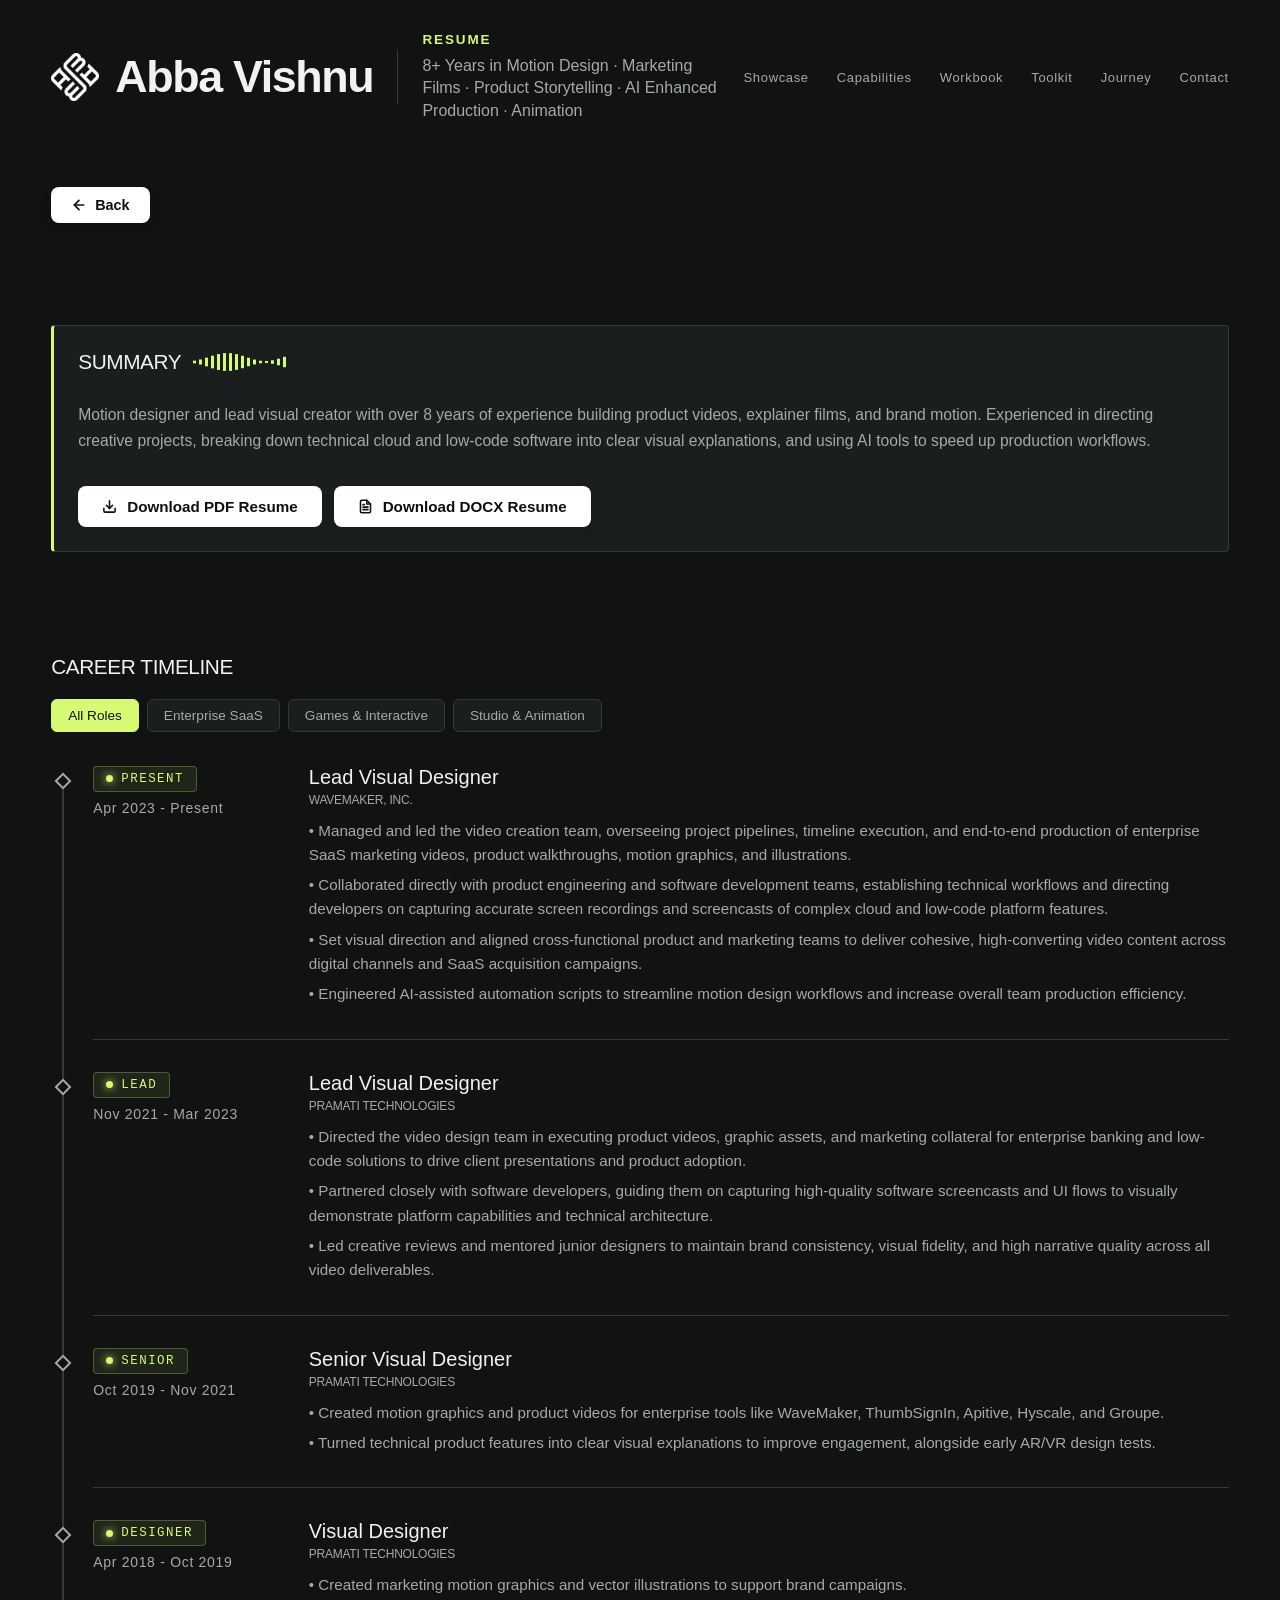
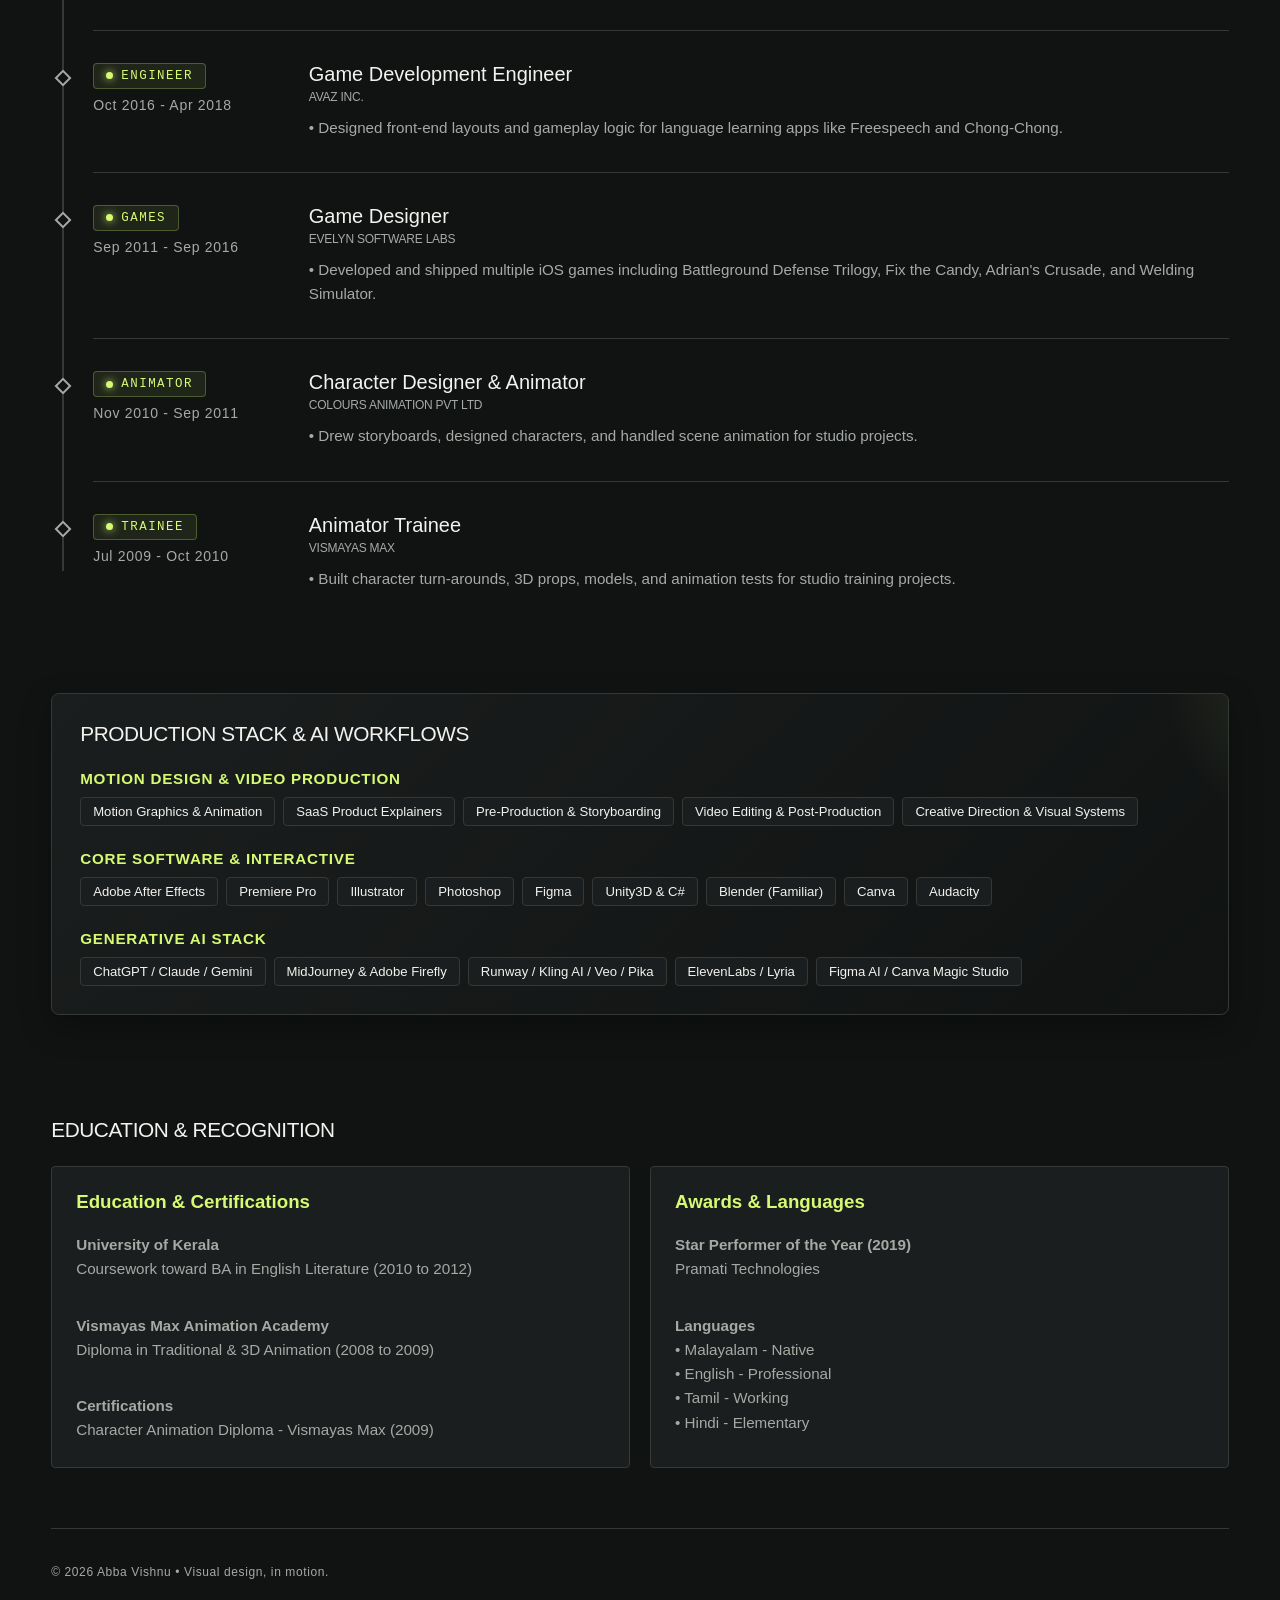
<file: resume/index.html>
<!DOCTYPE html>
<html lang="en">
<head>
    <meta charset="UTF-8">
    <meta name="viewport" content="width=device-width, initial-scale=1.0">
    <title id="page-title">Abba Vishnu | Resume</title>
    <meta name="description" content="Interactive Motion Resume of Abba Vishnu, Lead Visual Designer specializing in SaaS motion graphics, product films, and AI workflows.">

    <!-- Shared Modular Stylesheet -->
    <link rel="stylesheet" href="../style.css">

    <!-- Config File & Modular Script -->
    <script src="../config.js"></script>
    <script src="../script.js" defer></script>

    <style>
        /* Resume-Specific Hero Box Styling */
        .resume-hero-box {
            position: relative;
            background: linear-gradient(135deg, var(--card-bg) 0%, rgba(17,19,19,0.95) 100%);
            border: 1px solid var(--border-color);
            border-radius: 8px;
            padding: 28px;
            margin-top: 24px;
            margin-bottom: 36px;
            overflow: hidden;
            box-shadow: 0 12px 32px rgba(0,0,0,0.3);
        }
        .resume-hero-box::before {
            content: '';
            position: absolute;
            top: -50%;
            right: -20%;
            width: 300px;
            height: 300px;
            background: radial-gradient(circle, rgba(214,250,116,0.12) 0%, transparent 70%);
            pointer-events: none;
        }

        .hero-top-row {
            display: flex;
            justify-content: space-between;
            align-items: center;
            flex-wrap: wrap;
            gap: 12px;
            margin-bottom: 12px;
        }

        /* Glowing Timecode Tags */
        .ae-timecode-tag {
            font-family: monospace;
            font-size: 0.78rem;
            color: var(--accent);
            letter-spacing: 0.12em;
            background: rgba(214, 250, 116, 0.08);
            padding: 5px 12px;
            border-radius: 4px;
            display: inline-flex;
            align-items: center;
            gap: 8px;
            border: 1px solid rgba(214, 250, 116, 0.25);
            margin-bottom: 8px;
        }
        .ae-timecode-tag::before {
            content: '';
            width: 7px;
            height: 7px;
            background: var(--accent);
            border-radius: 50%;
            box-shadow: 0 0 8px var(--accent);
            animation: pulse-dot 1.5s infinite alternate;
        }
        @keyframes pulse-dot {
            from { opacity: 0.4; transform: scale(0.8); }
            to { opacity: 1; transform: scale(1.2); }
        }

        /* Audio Waveform Canvas Container */
        #audio-waveform {
            width: 130px;
            height: 24px;
            display: block;
        }

        /* Vertical Timeline Track */
        .timeline-track-container {
            position: relative;
            padding-left: 36px;
            margin-left: 6px;
        }

        .timeline-track-container::before {
            content: '';
            position: absolute;
            left: 6px;
            top: 10px;
            bottom: 20px;
            width: 2px;
            background: var(--border-color);
            transform: translateX(-50%);
            z-index: 1;
        }

        .timeline-progress-line {
            position: absolute;
            left: 6px;
            top: 10px;
            height: 0%;
            width: 2px;
            background: var(--accent);
            box-shadow: 0 0 8px var(--accent);
            transform: translateX(-50%);
            z-index: 2;
            transition: height 0.1s linear;
        }

        .journey-item {
            position: relative;
            padding: 0 0 32px 0;
            margin-bottom: 32px;
            transition: opacity 0.3s ease, transform 0.3s ease;
        }
        .journey-item:last-child {
            border-bottom: none;
            padding-bottom: 0;
            margin-bottom: 0;
        }
        @media (min-width: 810px) {
            .journey-item { grid-template-columns: 190px minmax(0, 1fr); }
        }

        .journey-item::before {
            content: '';
            position: absolute;
            left: -36px;
            top: 9px;
            width: 12px;
            height: 12px;
            background: var(--bg-color);
            border: 2px solid var(--text-secondary);
            transform: rotate(45deg);
            transition: all 0.3s ease;
            z-index: 3;
            box-sizing: border-box;
        }

        .journey-item.in-view::before,
        .journey-item.at-end::before {
            background: var(--accent);
            border-color: var(--accent);
            box-shadow: 0 0 12px var(--accent);
            transform: rotate(45deg) scale(1.25);
        }

        /* Filter Tabs */
        .filter-tabs {
            display: flex;
            gap: 8px;
            margin: 20px 0 28px 0;
            overflow-x: auto;
            padding-bottom: 6px;
            -webkit-overflow-scrolling: touch;
            scrollbar-width: none;
        }
        .filter-tabs::-webkit-scrollbar { display: none; }

        .filter-btn {
            background: var(--card-bg);
            border: 1px solid var(--border-color);
            color: var(--text-secondary);
            padding: 8px 16px;
            border-radius: 6px;
            cursor: pointer;
            font-size: 0.85rem;
            font-weight: 500;
            white-space: nowrap;
            flex-shrink: 0;
            transition: all 0.2s ease;
        }

        .filter-btn:hover, .filter-btn.active {
            background: var(--accent);
            color: var(--bg-color);
            border-color: var(--accent);
        }

        .inline-video-card {
            margin-top: 14px;
            border-radius: 6px;
            overflow: hidden;
            border: 1px solid var(--border-color);
            max-width: 480px;
            transition: border-color 0.25s ease, transform 0.25s ease;
        }
        .inline-video-card:hover {
            border-color: var(--accent);
            transform: translateY(-2px);
        }

        .skill-badge-grid {
            display: flex;
            flex-wrap: wrap;
            gap: 8px;
        }

        .skill-chip {
            background: var(--card-bg);
            border: 1px solid var(--border-color);
            padding: 6px 12px;
            border-radius: 4px;
            font-size: 0.82rem;
            color: var(--text-primary);
            transition: border-color 0.2s ease, transform 0.2s ease;
        }
        .skill-chip:hover {
            border-color: var(--accent);
            color: var(--accent);
            transform: translateY(-2px);
        }

        .resume-section-title {
            font-size: 1.3rem;
            font-weight: 500;
            color: var(--text-primary);
            margin-bottom: 16px;
            padding-bottom: 8px;
            display: flex;
            justify-content: space-between;
            align-items: center;
        }

        .journey-item.hidden { display: none; }

        #sec-education .capabilities-grid {
            grid-template-columns: repeat(auto-fit, minmax(280px, 1fr));
            gap: 20px;
            margin-top: 16px;
        }
    </style>
</head>
<body>
    <!-- Dynamic Sticky Header -->
    <header id="site-header"></header>

    <!-- Hero Section with Dynamic Banner Header -->
    <section class="hero-section">
        <div id="hero-top-bar" class="hero-top-bar" 
             data-badge="RESUME" 
             data-tagline="8+ Years in Motion Design · Marketing Films · Product Storytelling · AI Enhanced Production · Animation">
        </div>
    </section>

    <div class="container">

        <!-- Back Button instance -->
        <div id="back-button-container" style="margin-bottom: 24px;"></div>

		<!-- Executive Summary with Integrated Audio Waveform Animation -->
		<section id="sec-summary" style="margin-bottom: 48px;">
			<div class="capability-card" style="border-left: 3px solid var(--accent);">
				<div style="display: flex; flex-wrap: wrap; gap: 12px; margin-top: 0; margin-bottom: 0px;">
					<h2 class="resume-section-title" style="margin-bottom: 0px;"> <span>SUMMARY</span> </h2>
					<canvas id="audio-waveform"></canvas>
				</div>
				<p style="font-size: 0.98rem; line-height: 1.65; margin-bottom: 12px;">Motion designer and lead visual creator with over 8 years of experience building product videos, explainer films, and brand motion. Experienced in directing creative projects, breaking down technical cloud and low-code software into clear visual explanations, and using AI tools to speed up production workflows.</p>
				<div style="display: flex; flex-wrap: wrap; gap: 12px; margin-top: 0; margin-bottom: 0px;">
					<a href="../assets/Abba_Vishnu_Resume.pdf" class="btn resume-pdf-btn" download>
						<svg width="15" height="15" viewBox="0 0 24 24" fill="none" stroke="currentColor" stroke-width="2.5" stroke-linecap="round" stroke-linejoin="round">
							<path d="M21 15v4a2 2 0 0 1-2 2H5a2 2 0 0 1-2-2v-4"></path>
							<polyline points="7 10 12 15 17 10"></polyline>
							<line x1="12" y1="15" x2="12" y2="3"></line>
						</svg> Download PDF Resume </a>
					<a href="../assets/Abba_Vishnu_Resume.docx" class="btn resume-docx-btn" download>
						<svg width="15" height="15" viewBox="0 0 24 24" fill="none" stroke="currentColor" stroke-width="2.5" stroke-linecap="round" stroke-linejoin="round">
							<path d="M14 2H6a2 2 0 0 0-2 2v16a2 2 0 0 0 2 2h12a2 2 0 0 0 2-2V8z"></path>
							<polyline points="14 2 14 8 20 8"></polyline>
							<line x1="16" y1="13" x2="8" y2="13"></line>
							<line x1="16" y1="17" x2="8" y2="17"></line>
							<polyline points="10 9 9 9 8 9"></polyline>
						</svg> Download DOCX Resume </a>
				</div>
			</div>
        </section>

        <!-- Experience Timeline Section -->
        <section id="sec-timeline" style="margin-bottom: 48px;">
            <div class="section-header-row" style="margin-bottom: 4px;">
                <h2 class="resume-section-title" style="border:none; margin:0; padding:0; border-bottom: none;">CAREER TIMELINE</h2>
            </div>

            <!-- Touch-Friendly Filter Tabs -->
            <div class="filter-tabs" id="experience-filters">
                <button class="filter-btn active" data-filter="all" aria-pressed="true">All Roles</button>
                <button class="filter-btn" data-filter="saas" aria-pressed="false">Enterprise SaaS</button>
                <button class="filter-btn" data-filter="games" aria-pressed="false">Games &amp; Interactive</button>
                <button class="filter-btn" data-filter="studio" aria-pressed="false">Studio &amp; Animation</button>
            </div>

            <div class="timeline-track-container" id="resume-journey-list">
                <!-- Animated Active Vertical Line -->
                <div class="timeline-progress-line" id="timeline-progress"></div>

                <!-- Dynamically populated from SITE_CONFIG.resumeExperience -->
                <div class="timeline-progress-line" id="timeline-progress"></div>
            </div>
        </section>

        <!-- Merged Production Stack & AI Workflows -->
        <section id="sec-skills" style="margin-bottom: 48px;">
            <div class="resume-hero-box" style="margin-top: 0; margin-bottom: 0;">
                <h2 class="resume-section-title" style="margin-top: 0;">PRODUCTION STACK &amp; AI WORKFLOWS</h2>
                
                <div style="margin-bottom: 24px;">
                    <h3 style="font-size: 0.95rem; color: var(--accent); margin-bottom: 10px; letter-spacing: 0.05em;">MOTION DESIGN &amp; VIDEO PRODUCTION</h3>
                    <div class="skill-badge-grid">
                        <span class="skill-chip">Motion Graphics &amp; Animation</span>
                        <span class="skill-chip">SaaS Product Explainers</span>
                        <span class="skill-chip">Pre-Production &amp; Storyboarding</span>
                        <span class="skill-chip">Video Editing &amp; Post-Production</span>
                        <span class="skill-chip">Creative Direction &amp; Visual Systems</span>
                    </div>
                </div>

                <div style="margin-bottom: 24px;">
                    <h3 style="font-size: 0.95rem; color: var(--accent); margin-bottom: 10px; letter-spacing: 0.05em;">CORE SOFTWARE &amp; INTERACTIVE</h3>
                    <div class="skill-badge-grid">
                        <span class="skill-chip">Adobe After Effects</span>
                        <span class="skill-chip">Premiere Pro</span>
                        <span class="skill-chip">Illustrator</span>
                        <span class="skill-chip">Photoshop</span>
                        <span class="skill-chip">Figma</span>
                        <span class="skill-chip">Unity3D &amp; C#</span>
                        <span class="skill-chip">Blender (Familiar)</span>
                        <span class="skill-chip">Canva</span>
                        <span class="skill-chip">Audacity</span>
                    </div>
                </div>

                <div style="margin-bottom: 0;">
                    <h3 style="font-size: 0.95rem; color: var(--accent); margin-bottom: 10px; letter-spacing: 0.05em;">GENERATIVE AI STACK</h3>
                    <div class="skill-badge-grid">
                        <span class="skill-chip">ChatGPT / Claude / Gemini</span>
                        <span class="skill-chip">MidJourney &amp; Adobe Firefly</span>
                        <span class="skill-chip">Runway / Kling AI / Veo / Pika</span>
                        <span class="skill-chip">ElevenLabs / Lyria</span>
                        <span class="skill-chip">Figma AI / Canva Magic Studio</span>
                    </div>
                </div>
            </div>
        </section>

        <!-- Education, Certifications & Recognition -->
        <section id="sec-education" style="margin-bottom: 60px;">
            <h2 class="resume-section-title">EDUCATION &amp; RECOGNITION</h2>
            <div class="capabilities-grid">
                <div class="capability-card">
                    <h3 style="color: var(--accent);">Education &amp; Certifications</h3>
                    <p><strong>University of Kerala</strong><br>Coursework toward BA in English Literature (2010 to 2012)</p>
                    <p style="margin-top: 12px;"><strong>Vismayas Max Animation Academy</strong><br>Diploma in Traditional &amp; 3D Animation (2008 to 2009)</p>
                    <p style="margin-top: 12px;"><strong>Certifications</strong><br>Character Animation Diploma - Vismayas Max (2009)</p>
                </div>
                <div class="capability-card">
                    <h3 style="color: var(--accent);">Awards &amp; Languages</h3>
                    <p><strong>Star Performer of the Year (2019)</strong><br>Pramati Technologies</p>
                    <p style="margin-top: 12px;"><strong>Languages</strong><br>
                    • Malayalam - Native<br>
                    • English - Professional<br>
                    • Tamil - Working<br>
                    • Hindi - Elementary</p>
                </div>
            </div>
        </section>

        <!-- Footer -->
        <div class="footer-bottom"></div>
    </div>

    <!-- Interactive Scripts -->
    <script>
        document.addEventListener("DOMContentLoaded", () => {
            // 0. Resume Experience Renderer
            const resumeList = document.getElementById("resume-journey-list");
            if (resumeList && typeof SITE_CONFIG !== 'undefined' && SITE_CONFIG.resumeExperience) {
                const progressLine = document.getElementById("timeline-progress");
                resumeList.innerHTML = '';
                if (progressLine) resumeList.appendChild(progressLine);

                SITE_CONFIG.resumeExperience.forEach(item => {
                    const div = document.createElement("div");
                    div.className = "journey-item";
                    div.setAttribute("data-category", item.category || "saas");
                    
                    const paragraphsHTML = (item.paragraphs || []).map((p, idx) => 
                        `<p${idx > 0 ? ' style="margin-top: 6px;"' : ''}>${p}</p>`
                    ).join("");

                    div.innerHTML = `
                        <div class="journey-year">
                            <span class="ae-timecode-tag">${item.timecode}</span><br>
                            ${item.date}
                        </div>
                        <div class="journey-content">
                            <h3>${item.title}</h3>
                            <div class="card-tag journey-tag">${item.company}</div>
                            ${paragraphsHTML}
                        </div>
                    `;
                    resumeList.appendChild(div);
                });
            }
            
            // 1. Filter Tabs Logic
            const filterBtns = document.querySelectorAll(".filter-btn");
            const items = document.querySelectorAll("#resume-journey-list .journey-item");

            filterBtns.forEach(btn => {
                btn.addEventListener("click", () => {
                    filterBtns.forEach(b => {
                        b.classList.remove("active");
                        b.setAttribute("aria-pressed", "false");
                    });
                    btn.classList.add("active");
                    btn.setAttribute("aria-pressed", "true");
                    const cat = btn.getAttribute("data-filter");
                    items.forEach(item => {
                        if (cat === "all" || item.getAttribute("data-category") === cat) {
                            item.classList.remove("hidden");
                        } else {
                            item.classList.add("hidden");
                        }
                    });
                    updateLineProgress();
                });
            });

            // 2. Vertical Timeline Scroll Line Animation & Keyframe Lighting
            const trackContainer = document.getElementById("resume-journey-list");
            const progressLine = document.getElementById("timeline-progress");

            function updateLineProgress() {
                if (!trackContainer || !progressLine) return;

                const rect = trackContainer.getBoundingClientRect();
                const containerHeight = rect.height;
                const windowHeight = window.innerHeight;

                const maxScroll = document.documentElement.scrollHeight - windowHeight;
                const frac = maxScroll > 0 ? Math.min(1, Math.max(0, window.scrollY / maxScroll)) : 1;
                const readingLine = windowHeight * (0.5 + 0.5 * frac);

                const scrolled = readingLine - rect.top;
                const progressPct = Math.min(100, Math.max(0, (scrolled / containerHeight) * 100));

                progressLine.style.height = `${progressPct}%`;

                const visible = [...document.querySelectorAll("#resume-journey-list .journey-item:not(.hidden)")];
                visible.forEach((it, i) => it.classList.toggle("at-end", progressPct >= 100 && i === visible.length - 1));
            }

            window.addEventListener("scroll", updateLineProgress, { passive: true });
            window.addEventListener("resize", updateLineProgress);
            window.addEventListener("load", updateLineProgress);
            updateLineProgress();

            const observer = new IntersectionObserver((entries) => {
                entries.forEach(entry => {
                    if (entry.isIntersecting) {
                        entry.target.classList.add("in-view");
                    } else {
                        entry.target.classList.remove("in-view");
                    }
                });
            }, { rootMargin: "-15% 0px -50% 0px" });

            items.forEach(item => observer.observe(item));

            // 3. Audio Waveform Canvas Animation (pauses when scrolled off-screen)
            const canvas = document.getElementById("audio-waveform");
            if (canvas) {
                canvas.width = 130;
                canvas.height = 24;
                const ctx = canvas.getContext("2d");
                let offset = 0;
                let rafId = null;
                let isVisible = false;

                function drawWaveform() {
                    if (!isVisible) { rafId = null; return; }
                    ctx.clearRect(0, 0, canvas.width, canvas.height);
                    ctx.fillStyle = "#d6fa74";
                    const numBars = 16;
                    const barWidth = 3;
                    const gap = 3;

                    for (let i = 0; i < numBars; i++) {
                        const h = Math.sin(i * 0.5 + offset) * 8 + 10;
                        ctx.fillRect(i * (barWidth + gap), (canvas.height - h) / 2, barWidth, h);
                    }
                    offset += 0.08;
                    rafId = requestAnimationFrame(drawWaveform);
                }

                const waveObserver = new IntersectionObserver((entries) => {
                    entries.forEach(entry => {
                        isVisible = entry.isIntersecting;
                        if (isVisible && !rafId) {
                            rafId = requestAnimationFrame(drawWaveform);
                        }
                    });
                }, { threshold: 0 });

                waveObserver.observe(canvas);
            }
        });
    </script>
</body>
</html>
</file>
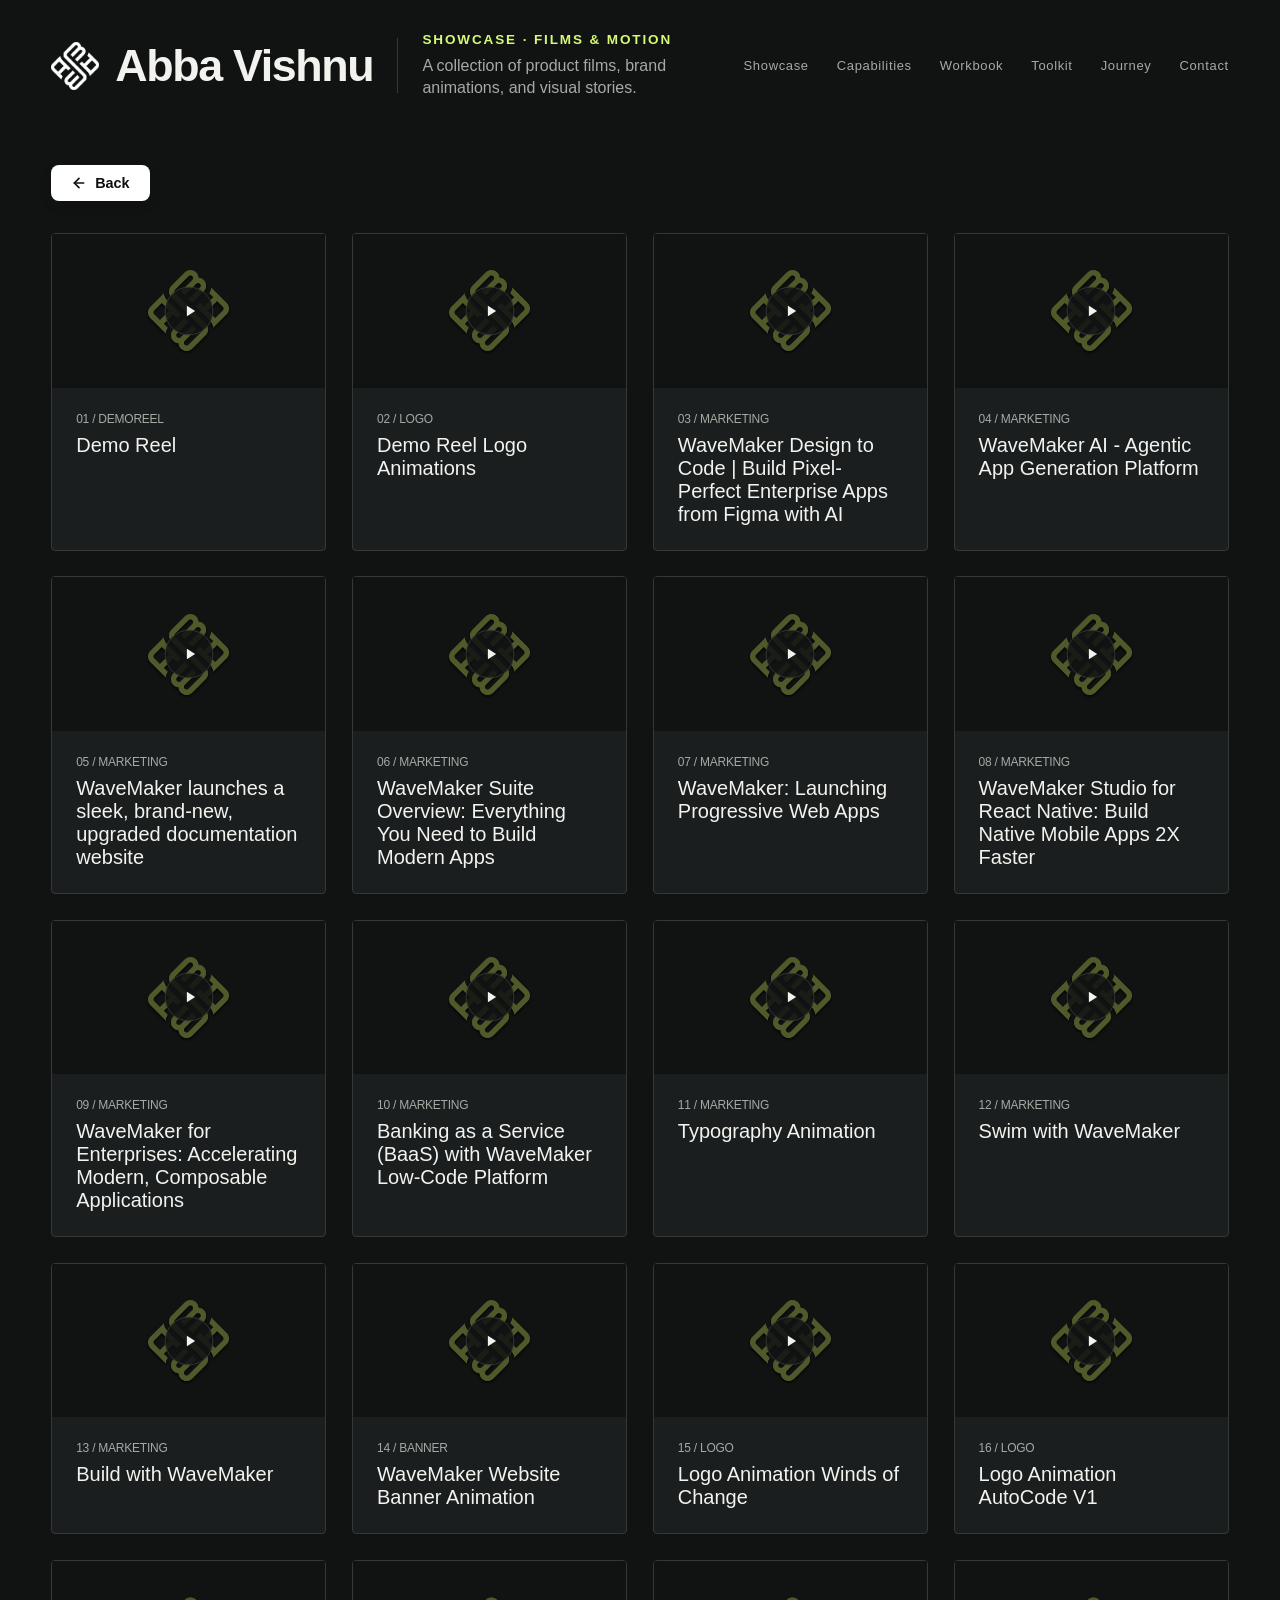
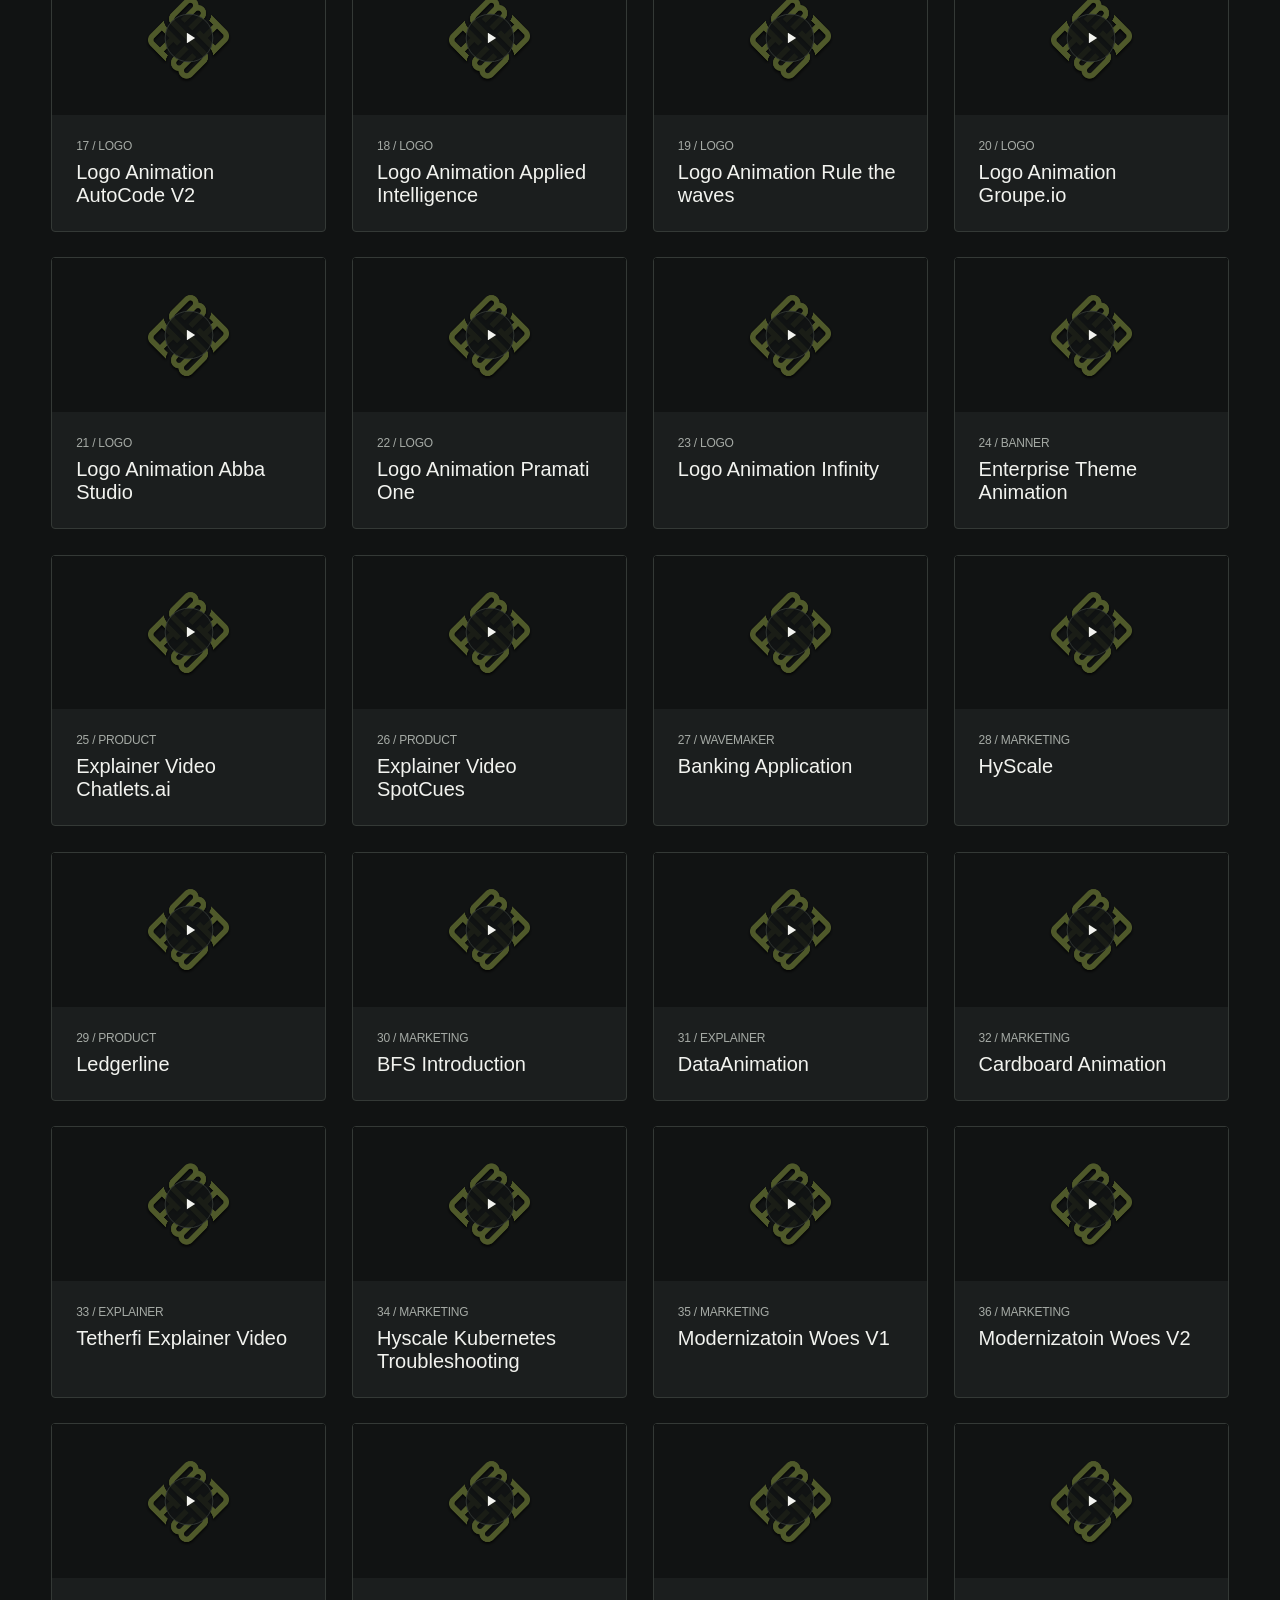
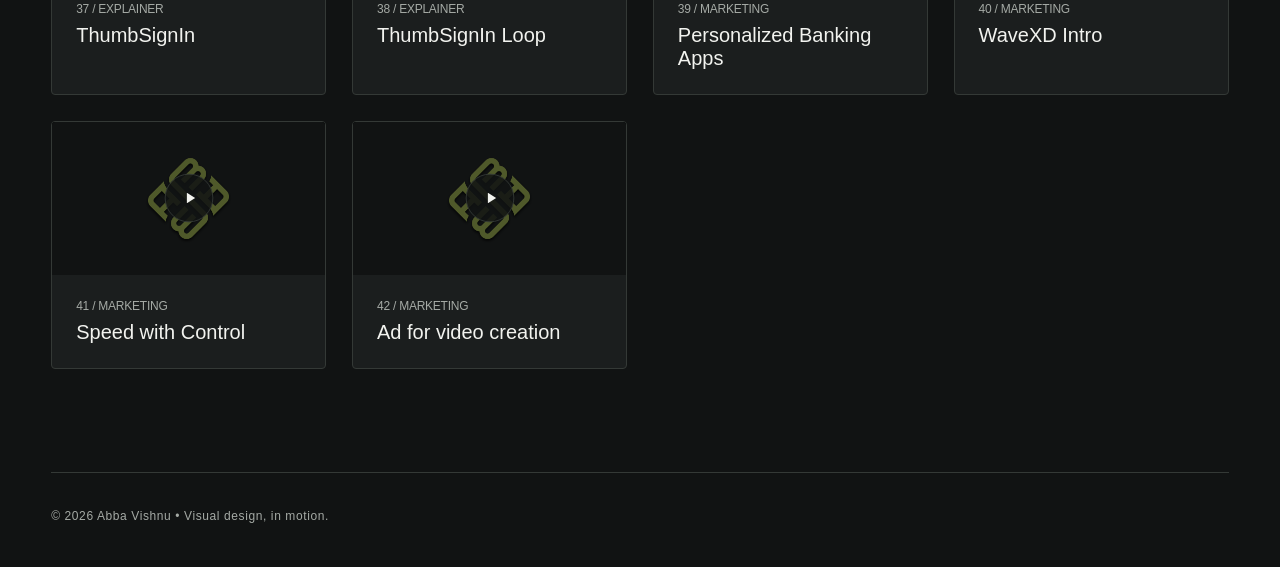
<file: showcase/index.html>
<!DOCTYPE html>
<html lang="en">
<head>
    <meta charset="UTF-8">
    <meta name="viewport" content="width=device-width, initial-scale=1.0">
    <title id="page-title">Showcase — Abba Vishnu</title>
    <meta name="description" content="A collection of motion design, product films, and visual storytelling by Abba Vishnu.">
    
    <!-- Shared Modular Stylesheet -->
    <link rel="stylesheet" href="../style.css">

    <!-- Config File & Modular Script -->
    <script src="../config.js"></script>
    <script src="../script.js" defer></script>
</head>
<body>
    <!-- Dynamic Sticky Header -->
    <header id="site-header"></header>

    <!-- Hero Section with Dynamic Banner Header -->
    <section class="hero-section">
        <div id="hero-top-bar" class="hero-top-bar" 
             data-badge="SHOWCASE · FILMS &amp; MOTION" 
             data-tagline="A collection of product films, brand animations, and visual stories.">
        </div>
    </section>

    <div class="container">

        <!-- Back Button instance -->
        <div id="back-button-container" style="margin-bottom: 32px;"></div>

        <!-- Full Video Collection Grid (Dynamically Populated from config.js) -->
        <section id="full-showcase" style="margin-top: 0;">
            <div class="grid" id="vimeo-grid-container">
                <!-- JavaScript automatically populates YouTube & Vimeo cards here -->
            </div>
        </section>

        <!-- Footer -->
        <div class="footer-bottom" style="margin-top: 80px;"></div>
    </div>
</body>
</html>
</file>
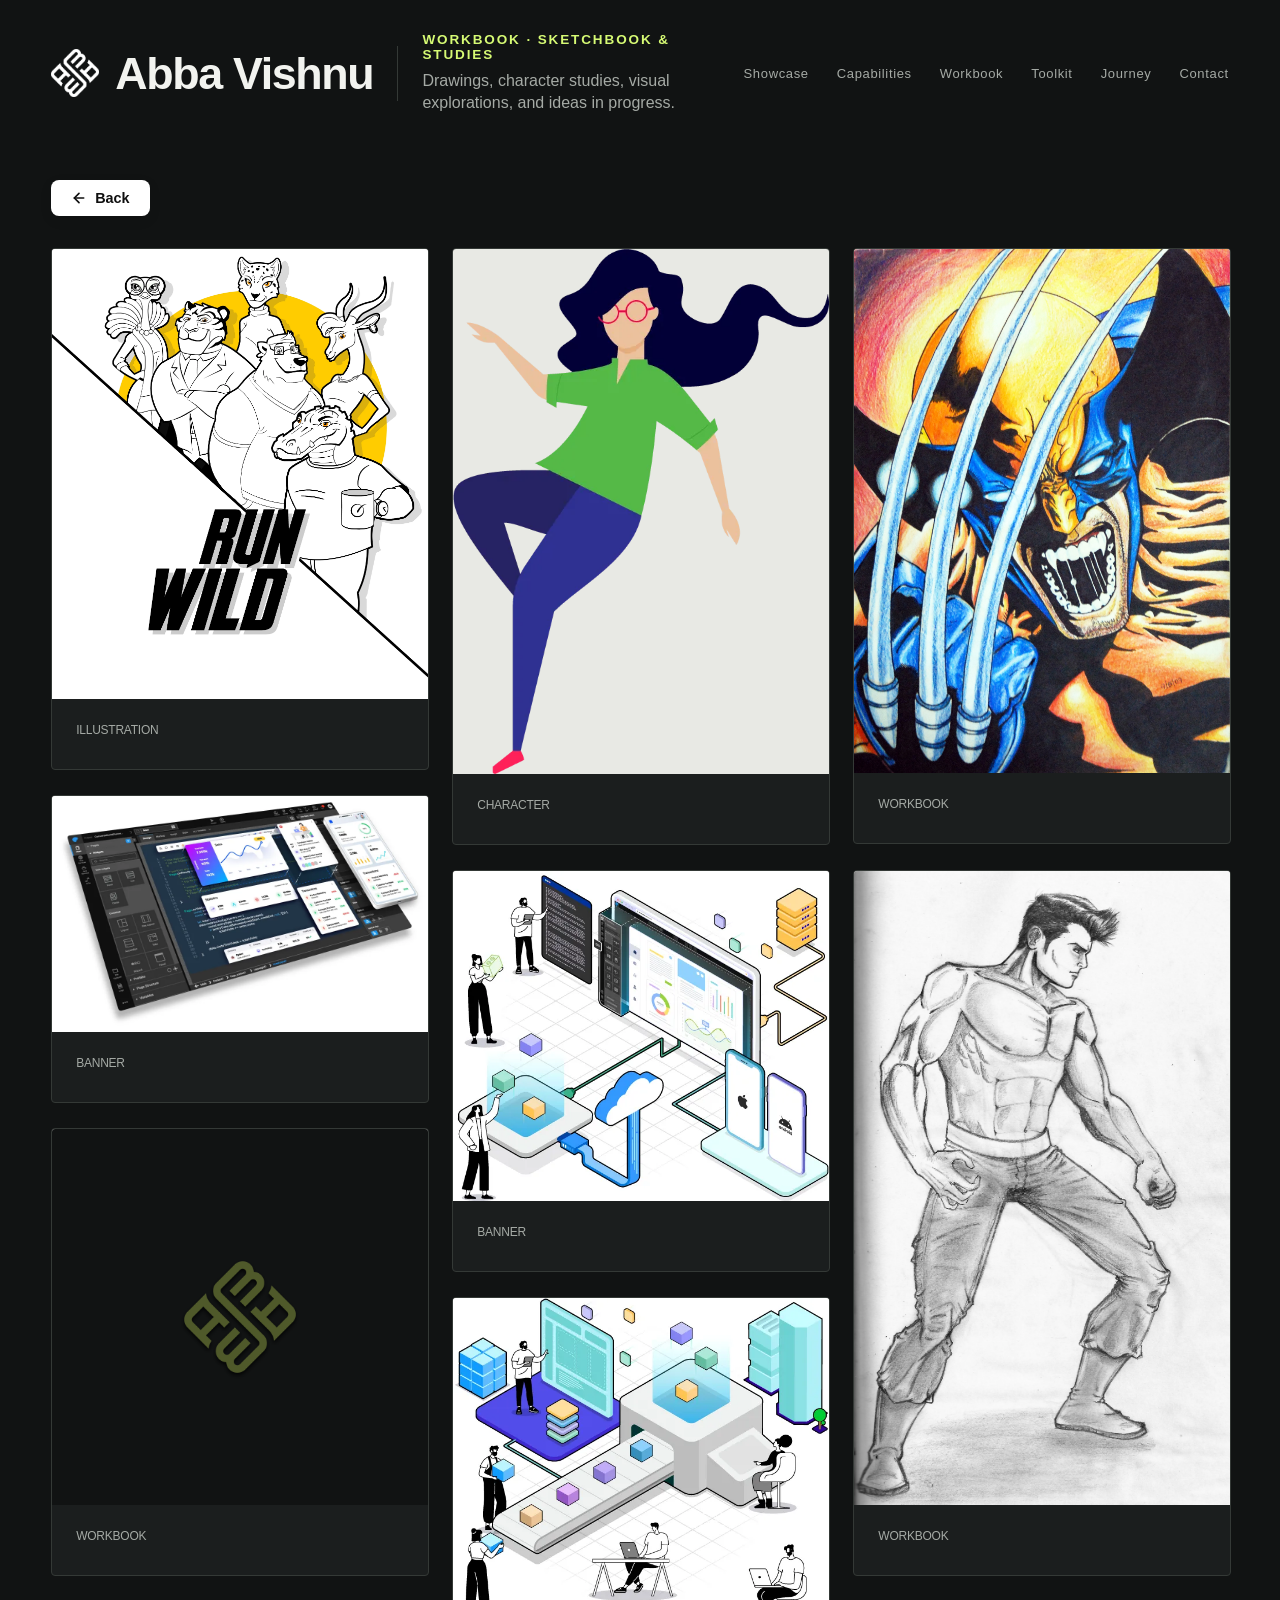
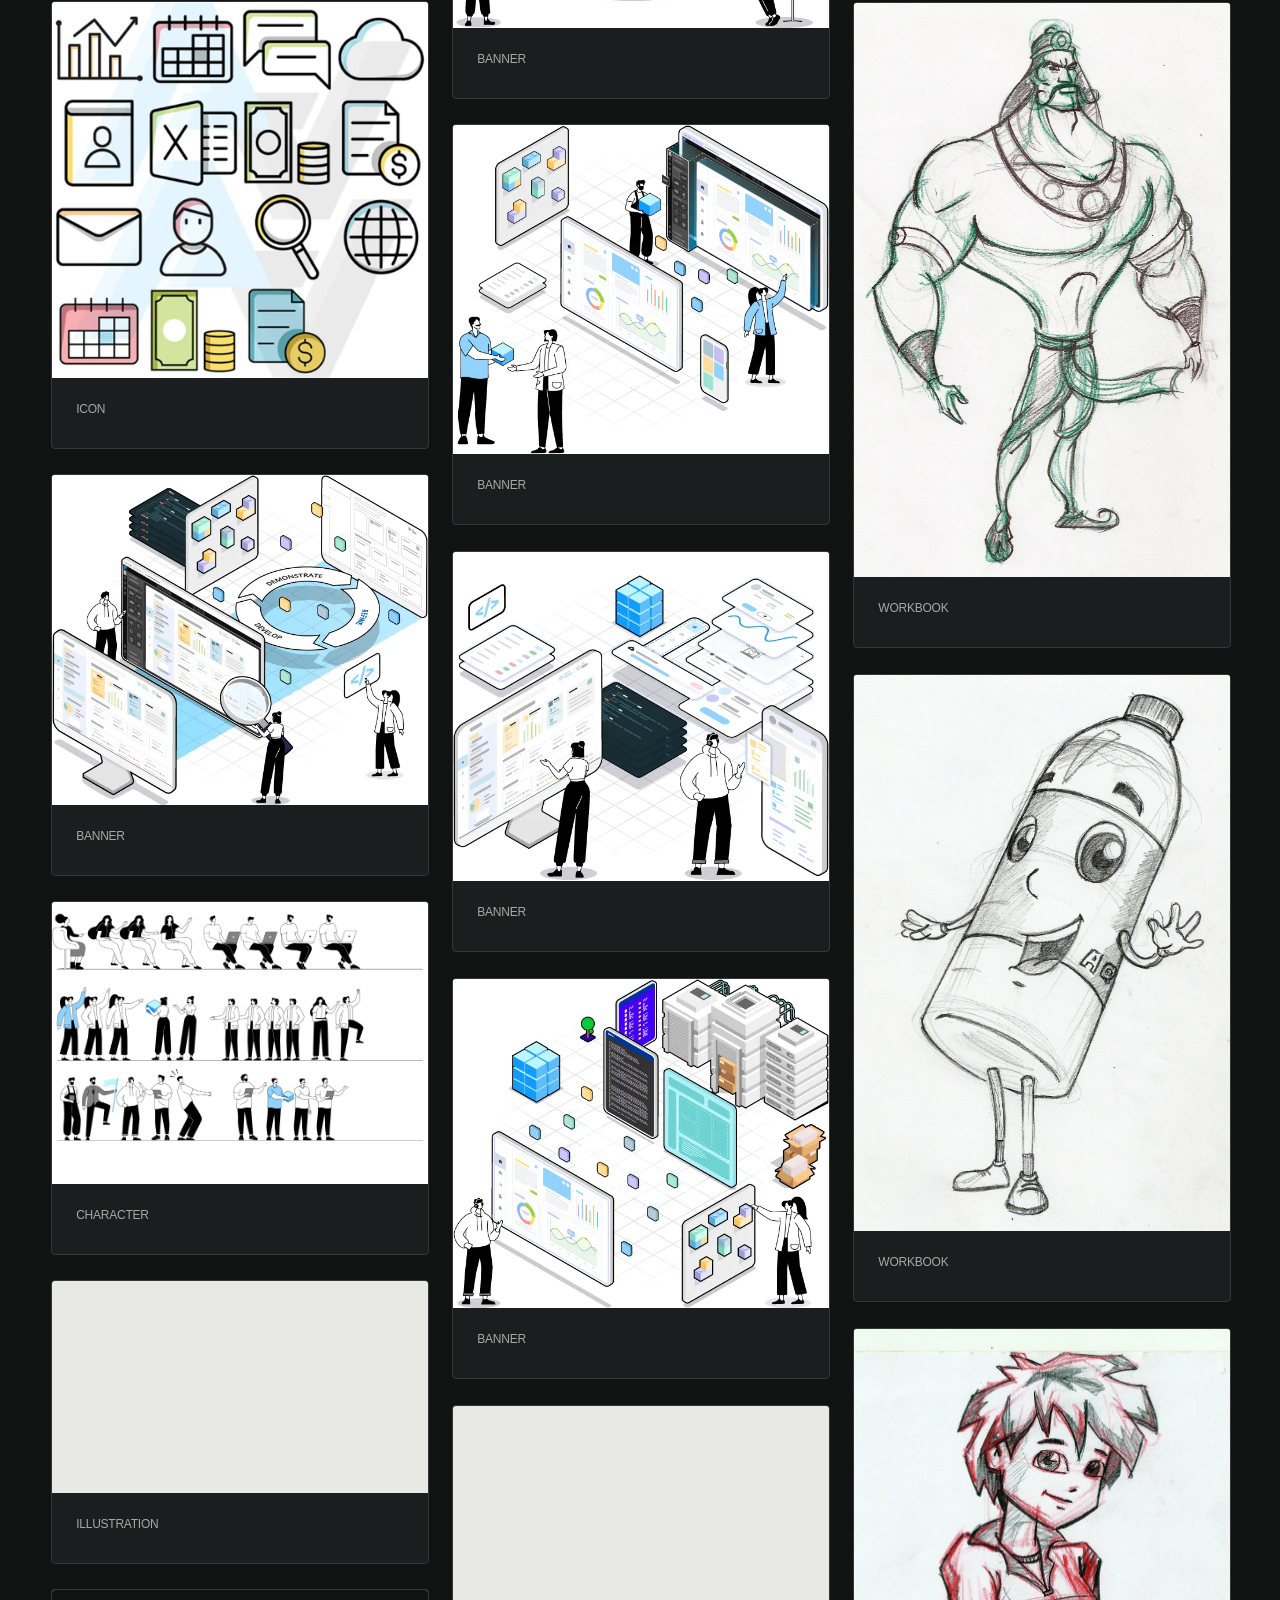
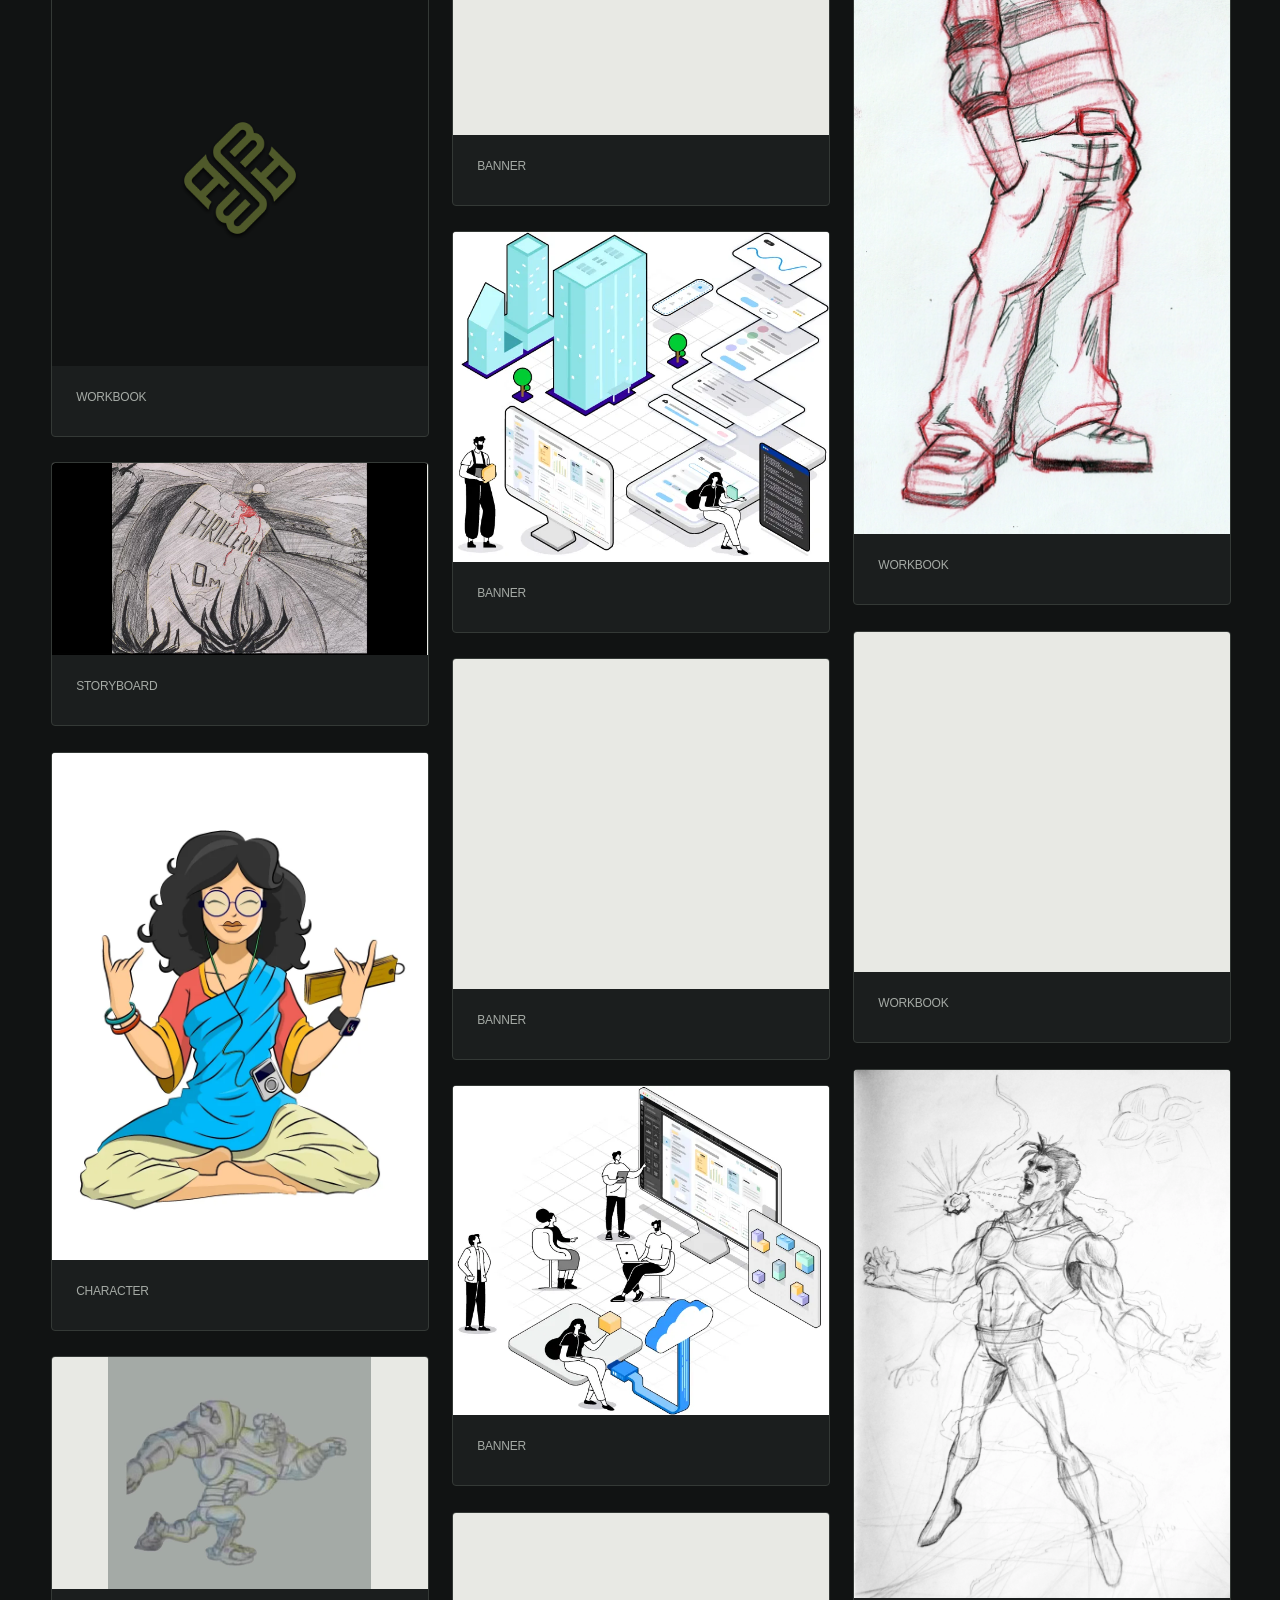
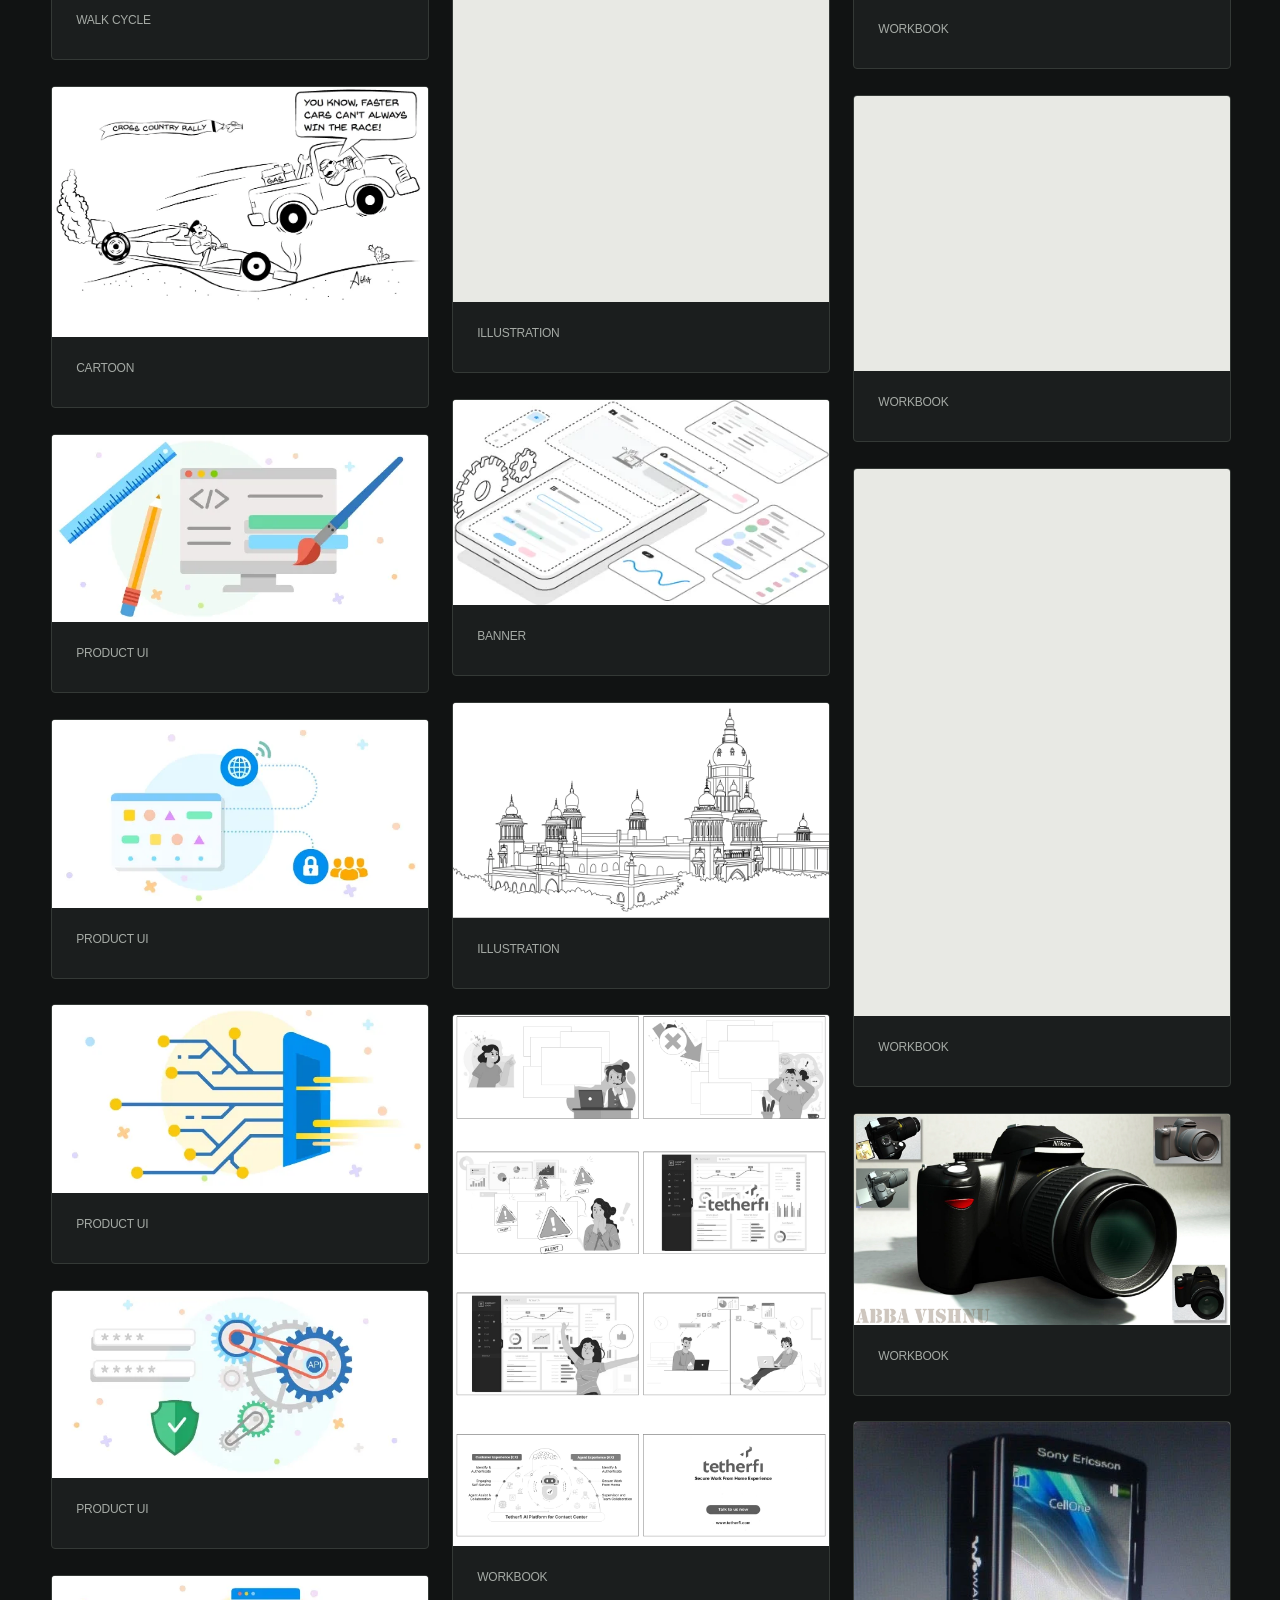
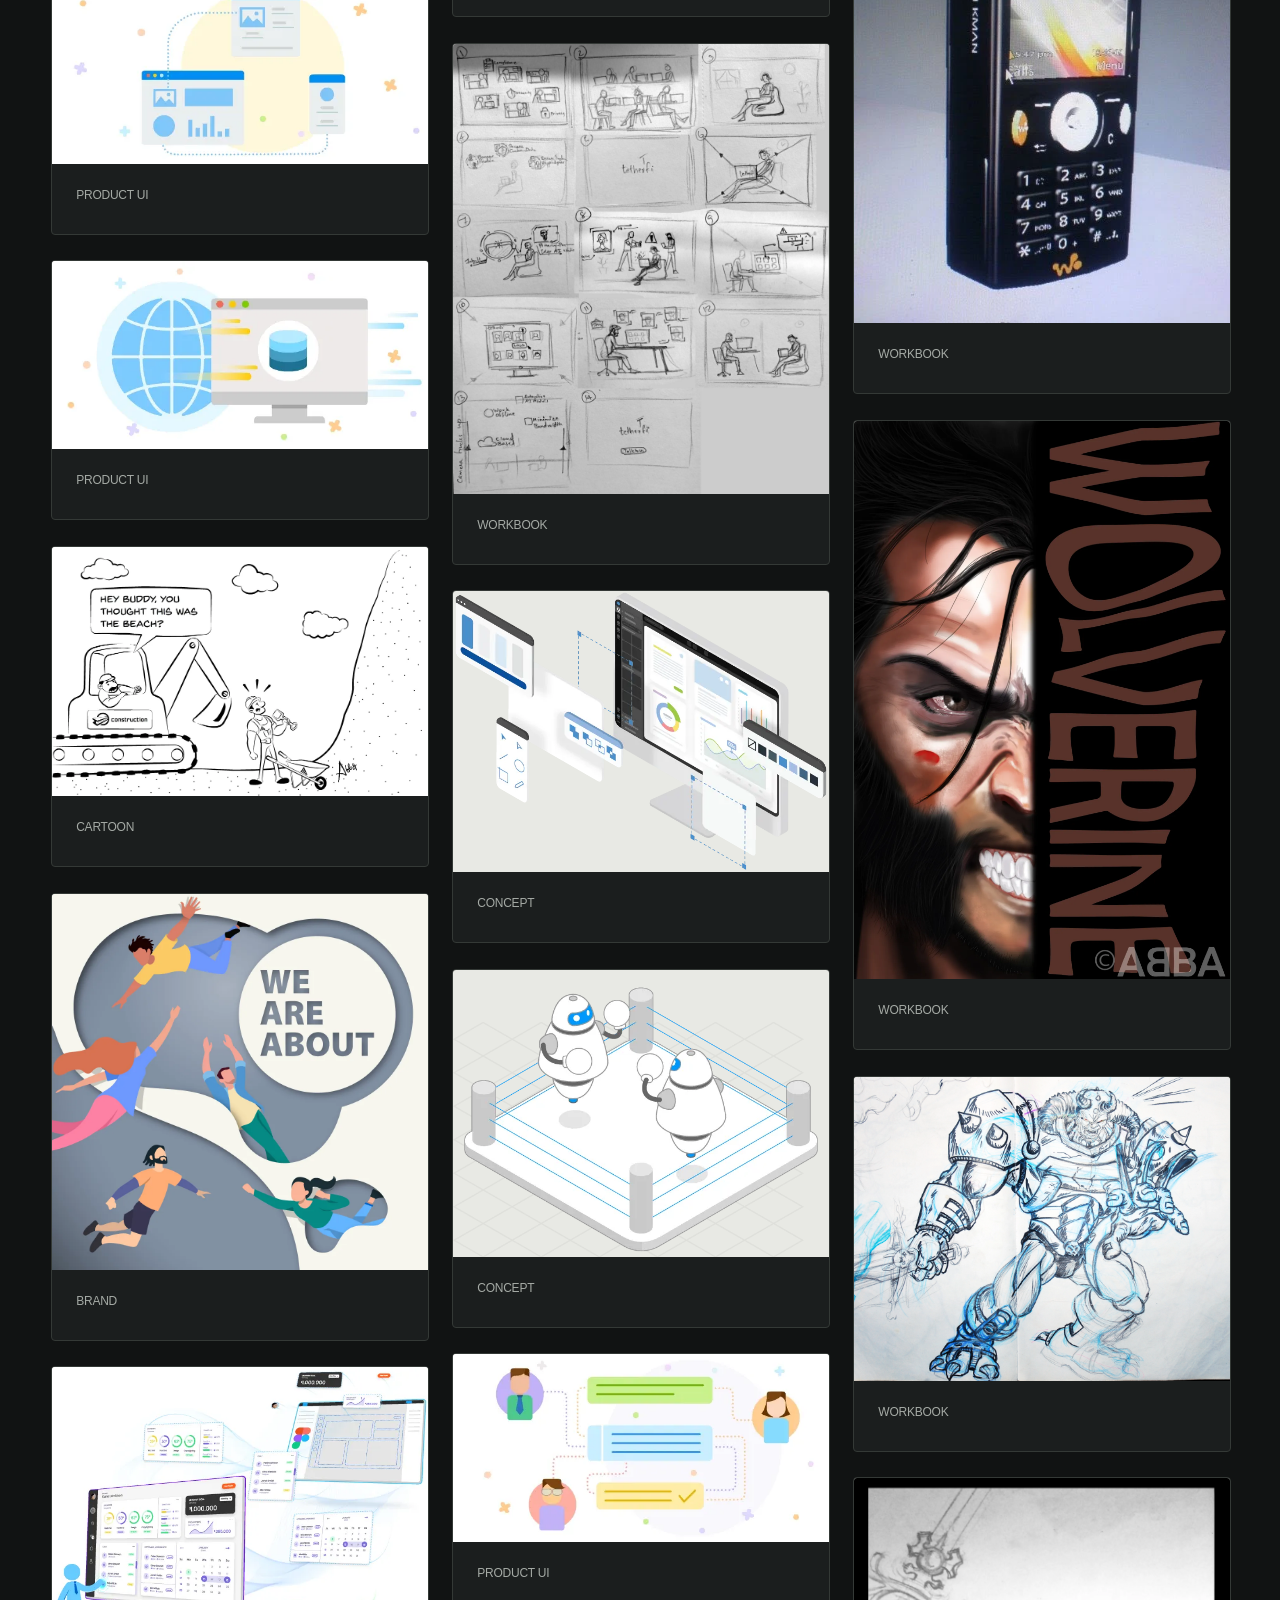
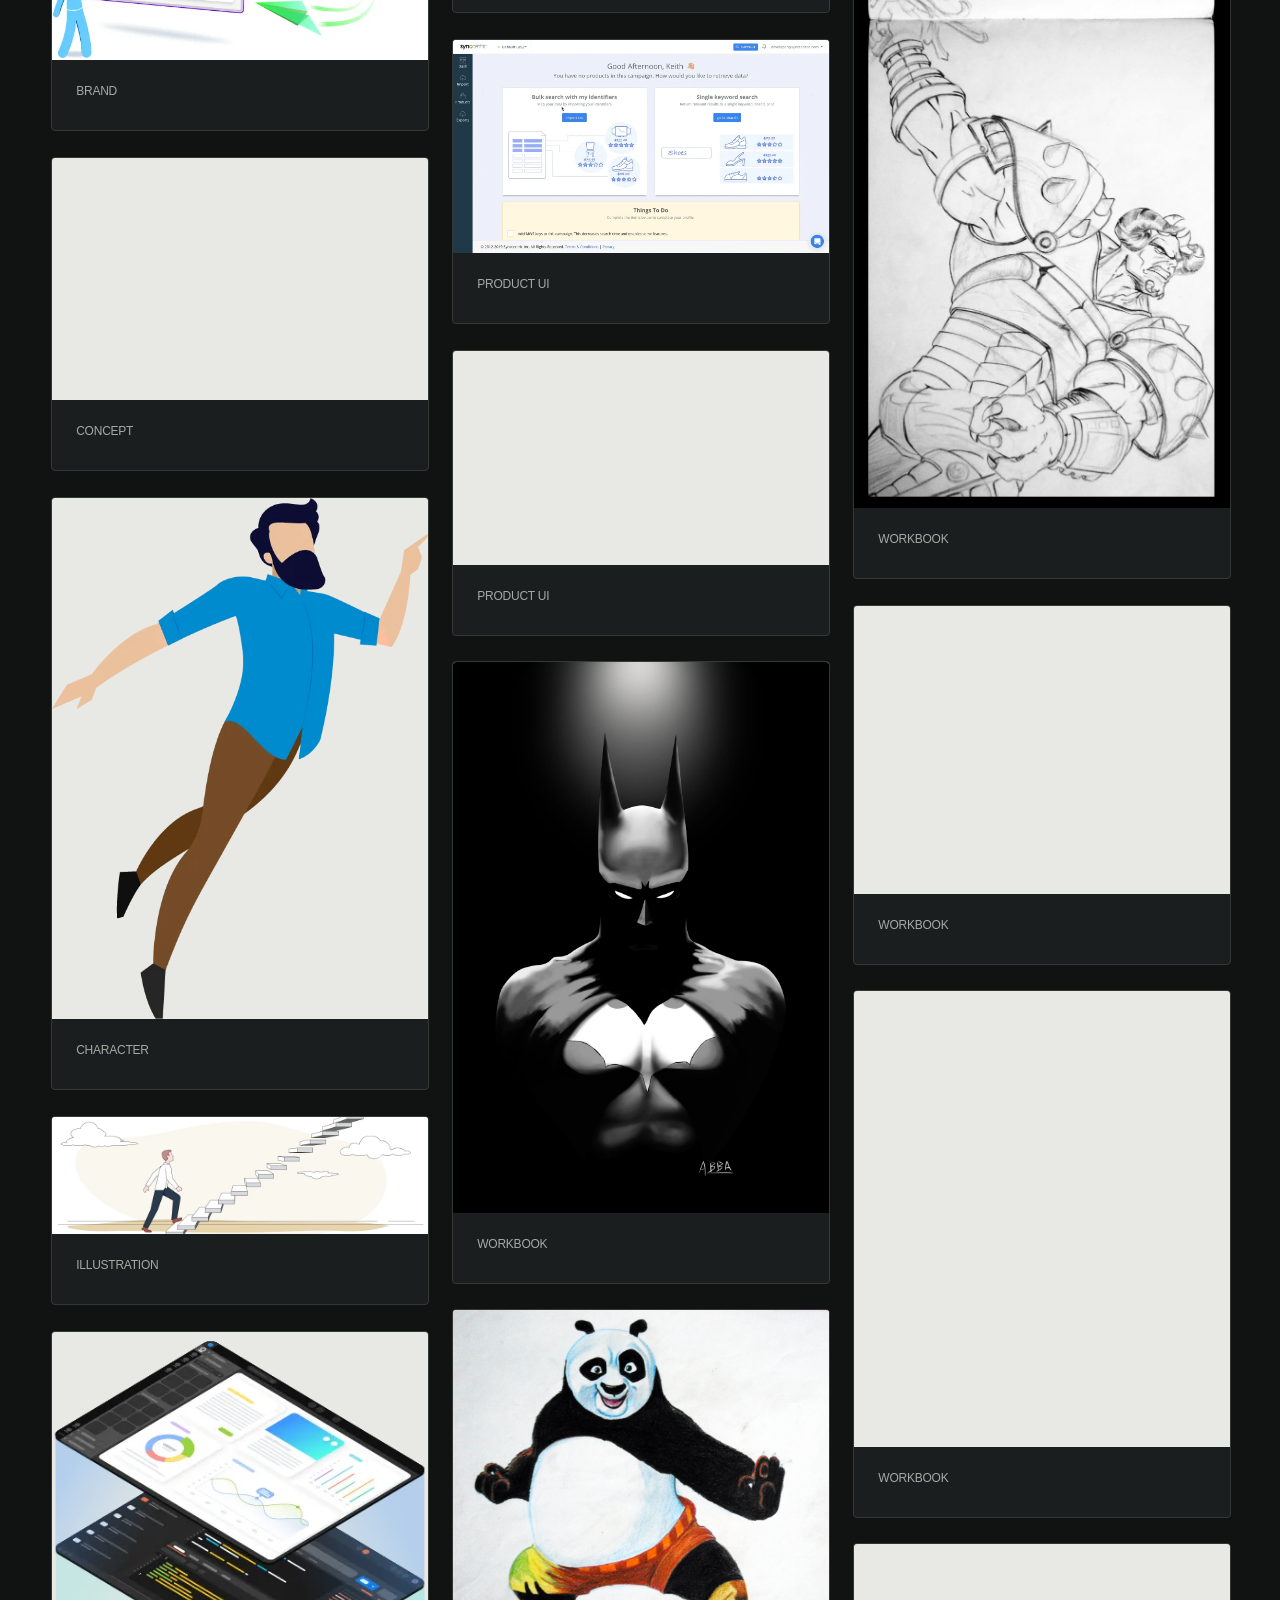
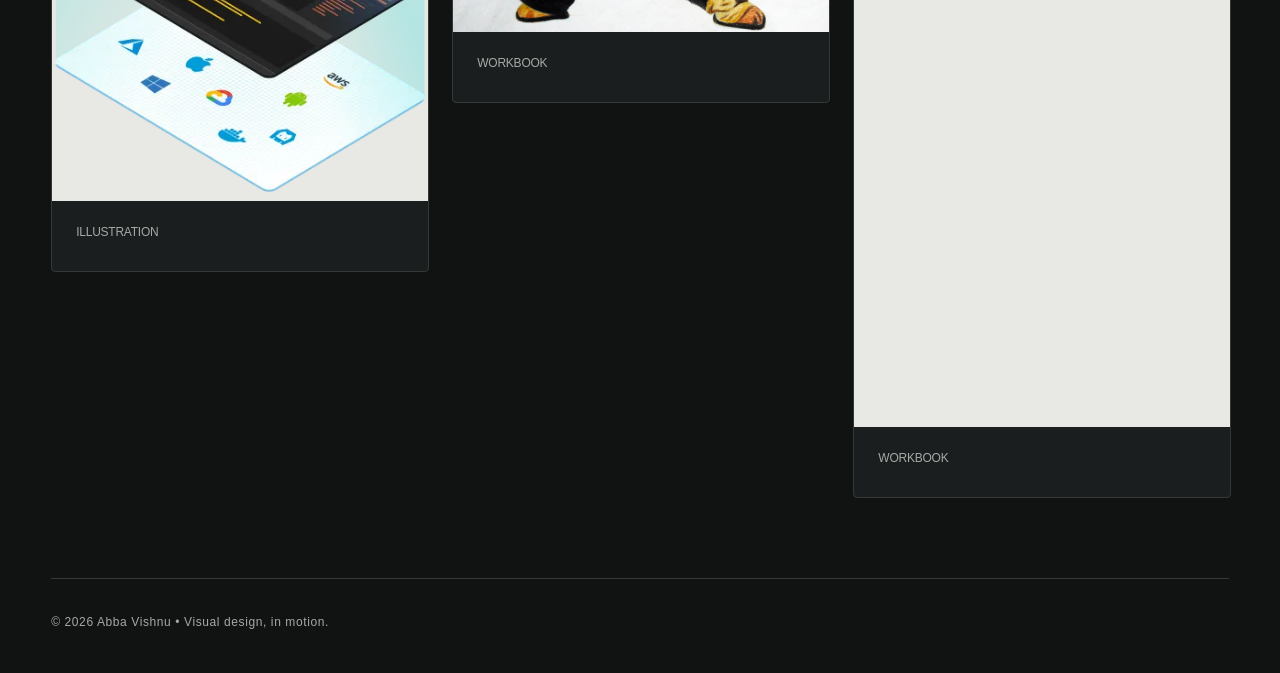
<file: workbook/index.html>
<!DOCTYPE html>
<html lang="en">
<head>
    <meta charset="UTF-8">
    <meta name="viewport" content="width=device-width, initial-scale=1.0">
    <title id="page-title">Workbook — Abba Vishnu</title>
    <meta name="description" content="Drawings, character studies, and ideas in progress by Abba Vishnu.">

    <!-- Shared Modular Stylesheet -->
    <link rel="stylesheet" href="../style.css">

    <!-- Config File & Modular Script -->
    <script src="../config.js"></script>
    <script src="../script.js" defer></script>
</head>
<body>
    <!-- Menu Bar Header -->
    <header id="site-header"></header>

    <!-- Hero Section with Dynamic Banner Header -->
    <section class="hero-section">
        <div id="hero-top-bar" class="hero-top-bar" 
             data-badge="WORKBOOK · SKETCHBOOK & STUDIES" 
             data-tagline="Drawings, character studies, visual explorations, and ideas in progress.">
        </div>
    </section>

    <div class="container">
    <!-- Back Button instance -->
        <div id="back-button-container" style="margin-bottom: 32px;"></div>

        <!-- Auto-generated from SITE_CONFIG.workbookImages (no data-limit = show all) -->
        <div class="grid" id="workbook-grid-container" style="margin-top: 0;"></div>

        <!-- Footer -->
        <div class="footer-bottom" style="margin-top: 80px;"></div>
    </div>
</body>
</html>
</file>
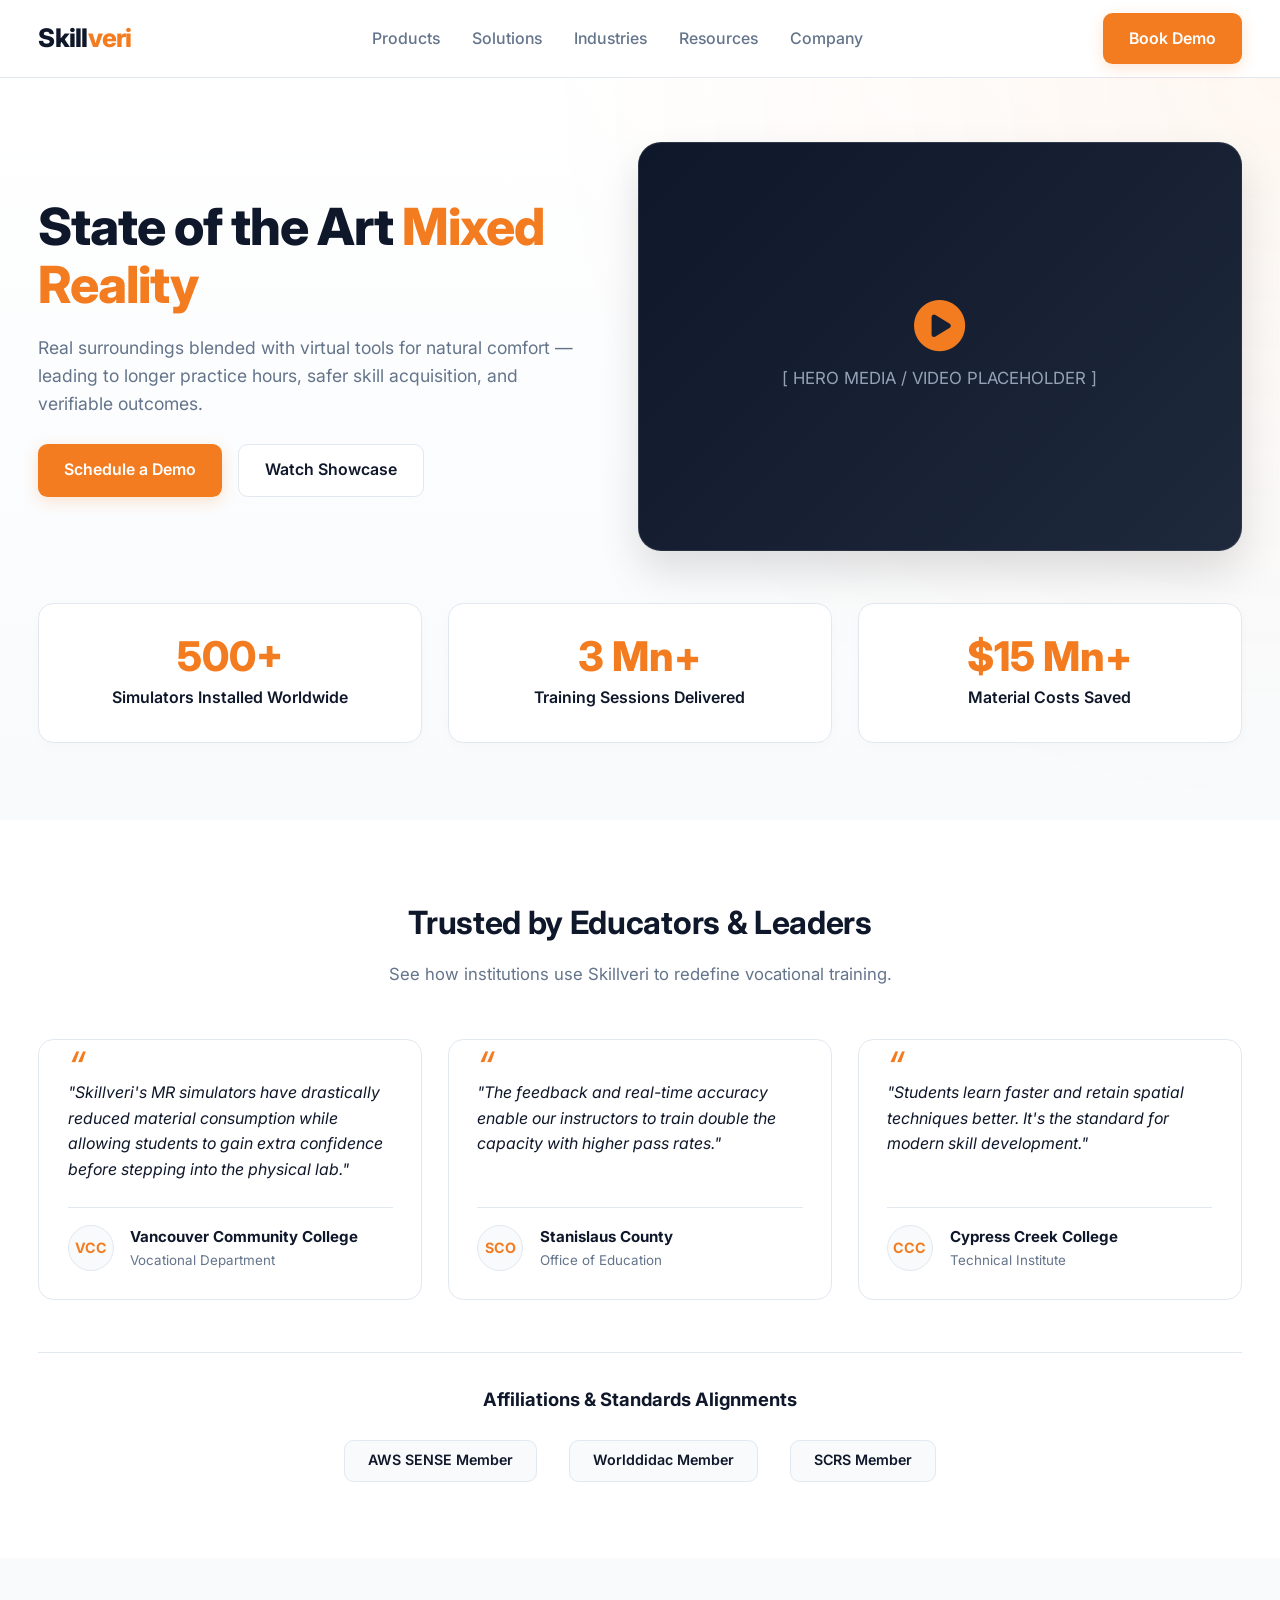
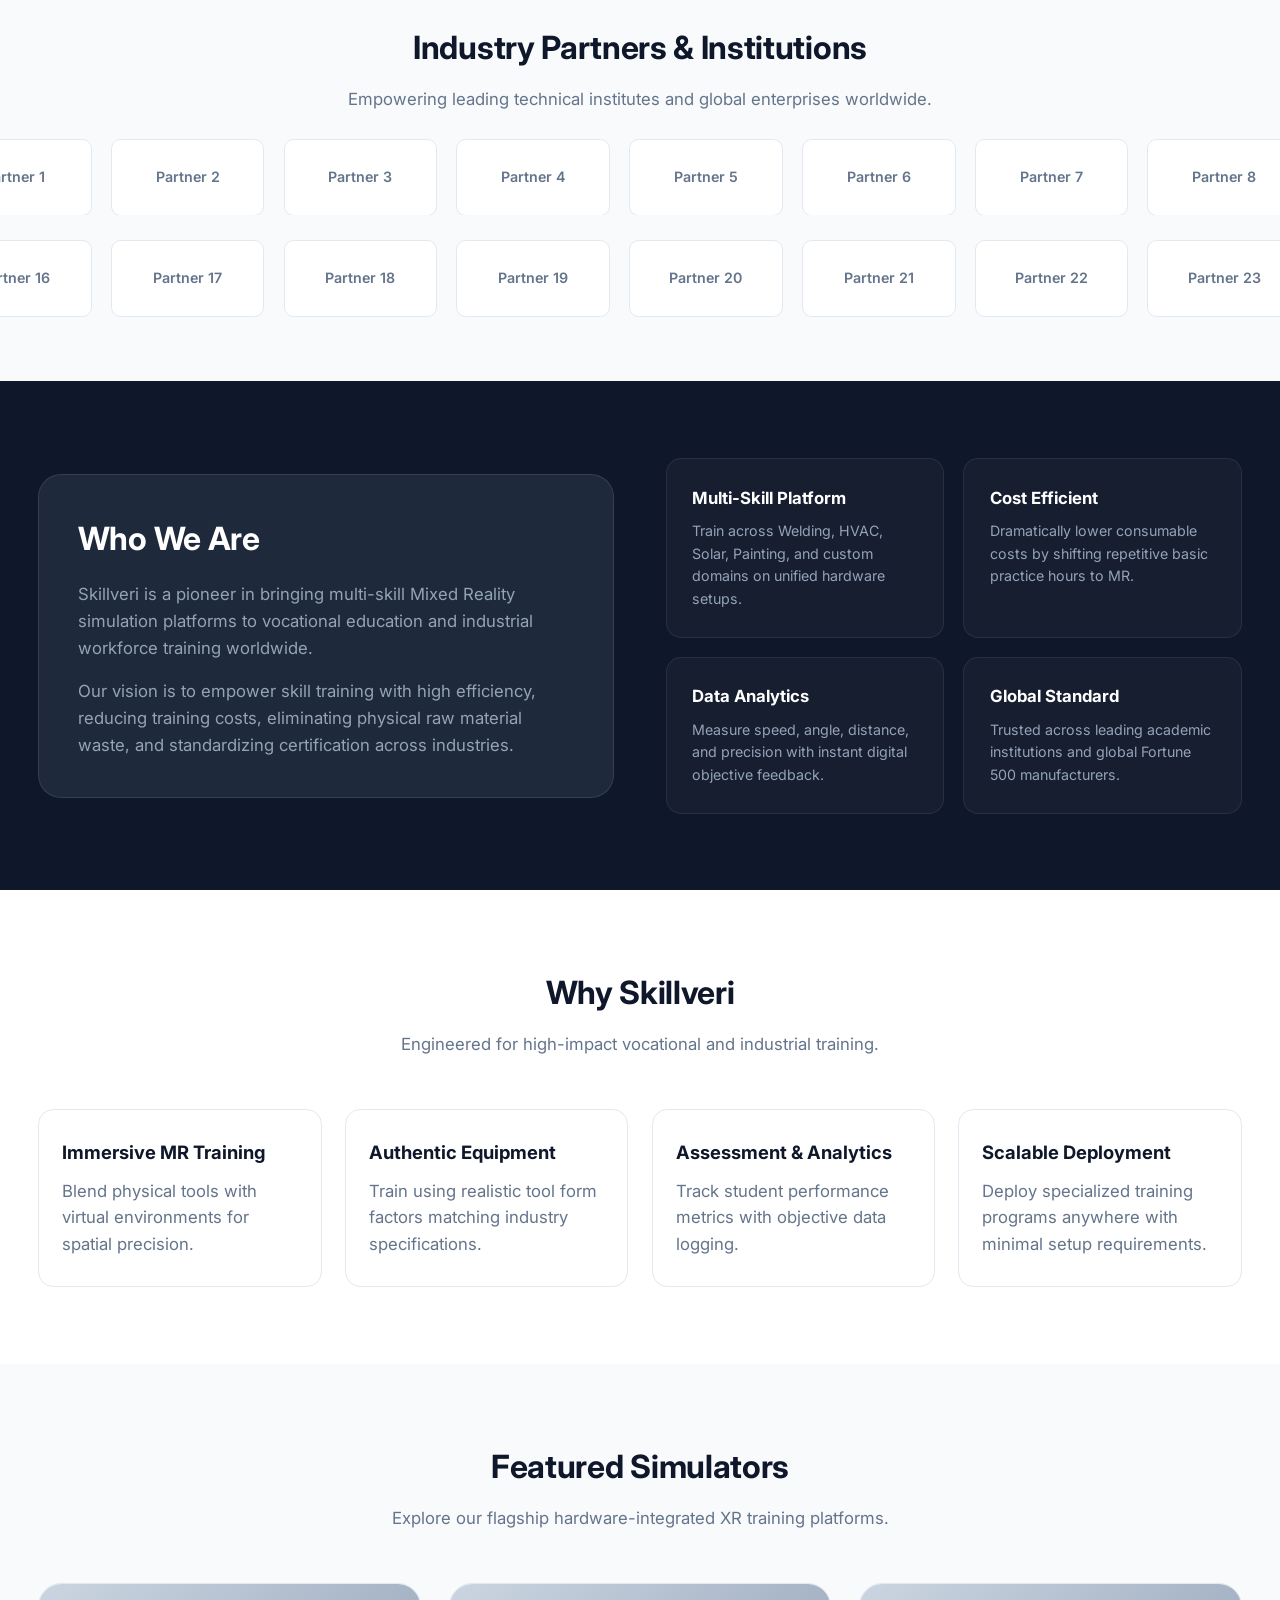
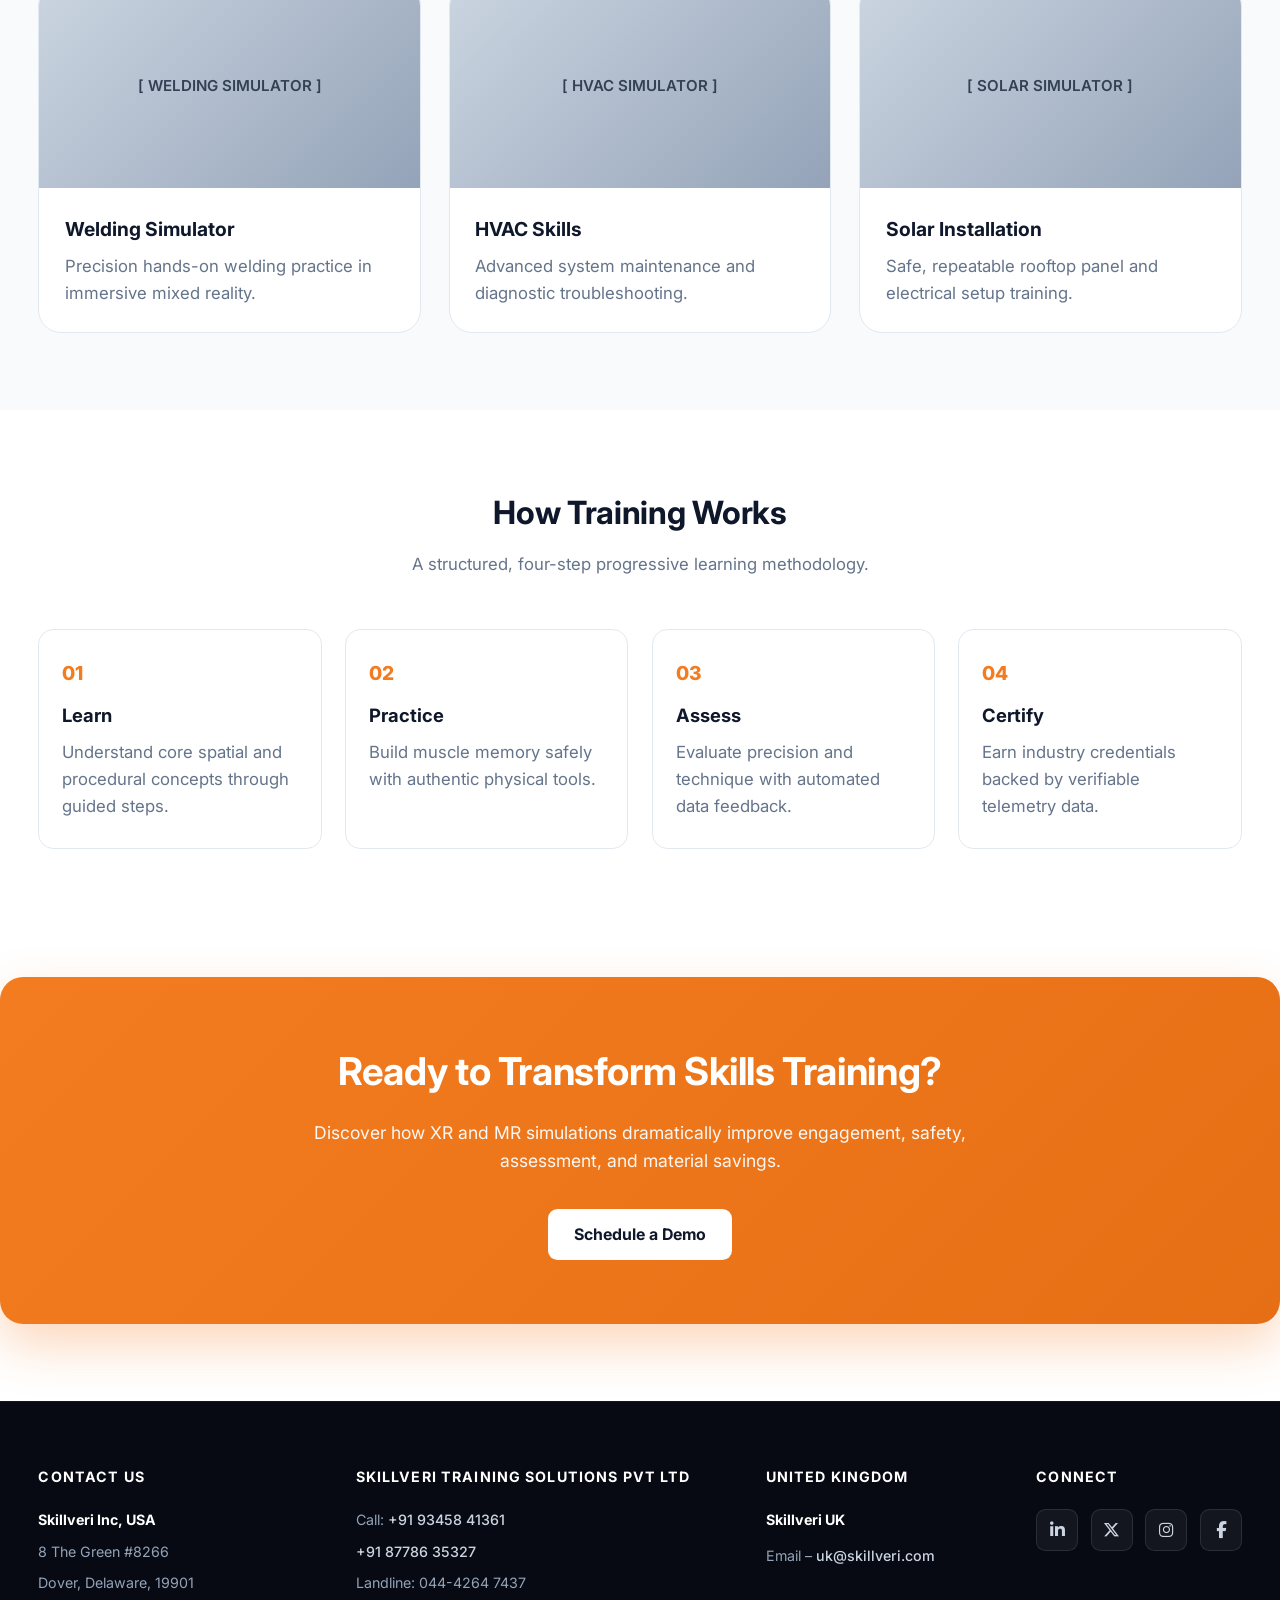
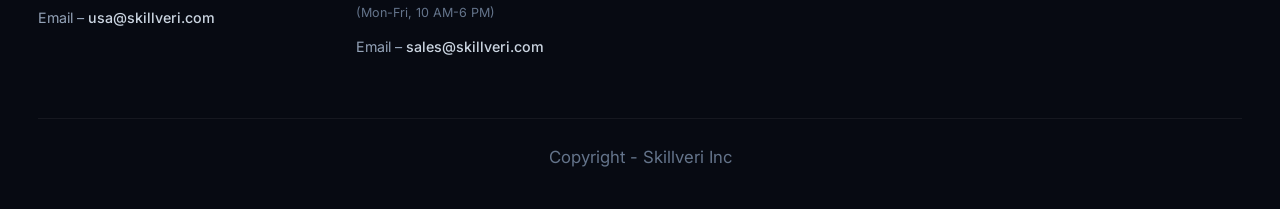
<file: websites/Skillveri/index.html>
<!DOCTYPE html>
<html lang="en">
<head>
<meta charset="UTF-8" />
<meta name="viewport" content="width=device-width, initial-scale=1.0" />
<title>Skillveri - XR & MR Skills Training</title>

<link href="https://fonts.googleapis.com/css2?family=Inter:wght@300;400;500;600;700;800&display=swap" rel="stylesheet">
<!-- Font Awesome Icons for Social Media -->
<link rel="stylesheet" href="https://cdnjs.cloudflare.com/ajax/libs/font-awesome/6.5.1/css/all.min.css">

<style>
:root {
    --orange: #F47C20;
    --orange-dark: #E66E14;
    --orange-glow: rgba(244, 124, 32, 0.2);
    --text: #0f172a;
    --muted: #64748b;
    --bg: #ffffff;
    --soft: #f8fafc;
    --border: #e2e8f0;
    --card-bg: #ffffff;
    --dark-bg: #0f172a;
    --dark-card: #1e293b;
    
    /* Responsive Fluid Variables */
    --container-max-width: 1600px;
    --container-padding: clamp(1.25rem, 3vw, 4rem);
    --section-padding: clamp(3.5rem, 6vw, 7.5rem);
    
    --radius-sm: clamp(8px, 0.75vw, 14px);
    --radius-md: clamp(12px, 1.2vw, 22px);
    --radius-lg: clamp(16px, 1.8vw, 30px);
    --transition: all 0.3s ease;
}

* {
    margin: 0;
    padding: 0;
    box-sizing: border-box;
}

html {
    font-size: clamp(15px, 0.45vw + 11px, 22px);
}

body {
    font-family: 'Inter', sans-serif;
    color: var(--text);
    line-height: 1.6;
    background: var(--bg);
    -webkit-font-smoothing: antialiased;
    width: 100%;
    overflow-x: hidden;
}

.container {
    width: 100%;
    max-width: var(--container-max-width);
    margin: 0 auto;
    padding-left: var(--container-padding);
    padding-right: var(--container-padding);
}

section {
    padding: var(--section-padding) 0;
    width: 100%;
}

h1 {
    font-size: clamp(2.4rem, 4vw, 4.5rem);
    font-weight: 800;
    line-height: 1.15;
    letter-spacing: -0.02em;
    margin-bottom: clamp(1rem, 1.5vw, 2rem);
}

h2 {
    font-size: clamp(1.8rem, 2.5vw, 3rem);
    font-weight: 700;
    letter-spacing: -0.01em;
    margin-bottom: 0.75rem;
}

p {
    color: var(--muted);
    font-size: clamp(1rem, 1.1vw, 1.25rem);
}

.section-header {
    text-align: center;
    max-width: 50rem;
    margin: 0 auto clamp(2.5rem, 4vw, 4.5rem) auto;
}

/* -------------------------------------------------------------
   BUTTON STYLES
------------------------------------------------------------- */
.btn {
    min-height: clamp(2.8rem, 3.2vw, 3.8rem);
    padding: clamp(0.7rem, 1vw, 1.1rem) clamp(1.5rem, 2vw, 2.5rem);
    border-radius: var(--radius-sm);
    text-decoration: none;
    display: inline-flex;
    align-items: center;
    justify-content: center;
    font-weight: 600;
    font-size: clamp(0.95rem, 1vw, 1.15rem);
    transition: var(--transition);
    cursor: pointer;
    border: none;
}

.btn-primary {
    background: var(--orange);
    color: #fff;
    box-shadow: 0 0.25rem 0.9rem var(--orange-glow);
}

.btn-primary:hover {
    background: var(--orange-dark);
    transform: translateY(-2px);
    box-shadow: 0 0.4rem 1.25rem rgba(244, 124, 32, 0.3);
}

.btn-primary:active {
    transform: translateY(1px);
}

.btn-secondary {
    border: 1px solid var(--border);
    color: var(--text);
    background: white;
}

.btn-secondary:hover {
    border-color: var(--orange);
    color: var(--orange);
    transform: translateY(-2px);
}

.btn-secondary:active {
    transform: translateY(1px);
}

/* -------------------------------------------------------------
   HEADER & NAVIGATION
------------------------------------------------------------- */
header {
    position: sticky;
    top: 0;
    background: rgba(255, 255, 255, 0.95);
    backdrop-filter: blur(12px);
    border-bottom: 1px solid var(--border);
    z-index: 100;
    width: 100%;
}

.nav {
    height: clamp(4.5rem, 6vw, 6rem);
    display: flex;
    justify-content: space-between;
    align-items: center;
}

.logo {
    font-size: clamp(1.5rem, 2vw, 2.25rem);
    font-weight: 800;
    letter-spacing: -0.03em;
    color: var(--text);
}

.logo span {
    color: var(--orange);
}

.menu {
    display: flex;
    gap: clamp(1.25rem, 2.5vw, 3rem);
}

.menu a {
    text-decoration: none;
    color: var(--muted);
    font-weight: 500;
    font-size: clamp(0.95rem, 1vw, 1.15rem);
    padding: 0.5rem 0;
    min-height: 2.75rem;
    display: inline-flex;
    align-items: center;
    transition: color 0.2s ease;
}

.menu a:hover {
    color: var(--orange);
}

/* -------------------------------------------------------------
   UNIFIED CONTENT CARD HOVER ANIMATIONS
------------------------------------------------------------- */
.stat-card,
.who-feature-item,
.card,
.product-card,
.step-card,
.testimonial-card {
    transition: transform 0.3s ease, border-color 0.3s ease, box-shadow 0.3s ease;
}

.stat-card:hover,
.who-feature-item:hover,
.card:hover,
.product-card:hover,
.step-card:hover,
.testimonial-card:hover {
    transform: translateY(-0.35rem);
    border-color: var(--orange);
    box-shadow: 0 1rem 2rem rgba(0, 0, 0, 0.06);
}

/* -------------------------------------------------------------
   HERO SECTION
------------------------------------------------------------- */
.hero {
    background: radial-gradient(circle at top right, rgba(244,124,32,0.06), transparent 50%), linear-gradient(180deg, #fff, #f8fafc);
    padding: clamp(3rem, 5vw, 6rem) 0 clamp(4rem, 6vw, 7.5rem);
}

.hero-grid {
    display: grid;
    grid-template-columns: 1fr 1.1fr;
    gap: clamp(2rem, 4vw, 5rem);
    align-items: center;
}

.hero h1 span {
    color: var(--orange);
}

.hero-visual {
    position: relative;
    width: 100%;
    height: clamp(280px, 32vw, 520px);
    background: linear-gradient(135deg, #0f172a, #1e293b);
    border-radius: var(--radius-lg);
    border: 1px solid rgba(255, 255, 255, 0.1);
    box-shadow: 0 1.25rem 2.5rem rgba(0,0,0,0.12);
    overflow: hidden;
    display: flex;
    justify-content: center;
    align-items: center;
}

.hero-media-placeholder {
    width: 100%;
    height: 100%;
    display: flex;
    flex-direction: column;
    justify-content: center;
    align-items: center;
    color: #94a3b8;
    gap: 0.75rem;
}

.hero-media-placeholder i {
    font-size: clamp(2.5rem, 4vw, 4.5rem);
    color: var(--orange);
}

/* -------------------------------------------------------------
   STATS / METRICS SECTION
------------------------------------------------------------- */
.stats-grid {
    display: grid;
    grid-template-columns: repeat(3, 1fr);
    gap: clamp(1rem, 2vw, 2rem);
    margin-top: clamp(2.5rem, 4vw, 4.5rem);
}

.stat-card {
    background: white;
    padding: clamp(1.5rem, 2.5vw, 2.5rem) clamp(1rem, 1.8vw, 2rem);
    border-radius: var(--radius-md);
    border: 1px solid var(--border);
    text-align: center;
    box-shadow: 0 0.25rem 0.75rem rgba(0,0,0,0.02);
}

.stat-card h3 {
    color: var(--orange);
    font-size: clamp(2.2rem, 3.2vw, 3.5rem);
    font-weight: 800;
    line-height: 1;
    margin-bottom: 0.5rem;
}

.stat-card p {
    font-weight: 600;
    color: var(--text);
    font-size: clamp(0.95rem, 1.05vw, 1.15rem);
}

/* -------------------------------------------------------------
   TESTIMONIALS & AFFILIATIONS SECTION
------------------------------------------------------------- */
.testimonials-grid {
    display: grid;
    grid-template-columns: repeat(3, 1fr);
    gap: clamp(1.25rem, 2vw, 2.25rem);
}

.testimonial-card {
    background: white;
    border: 1px solid var(--border);
    border-radius: var(--radius-md);
    padding: clamp(1.5rem, 2.2vw, 2.5rem);
    display: flex;
    flex-direction: column;
    justify-content: space-between;
}

.testimonial-quote {
    font-size: clamp(0.95rem, 1.05vw, 1.15rem);
    color: var(--text);
    font-style: italic;
    margin-bottom: 1.5rem;
    position: relative;
}

.testimonial-quote::before {
    content: "“";
    font-size: clamp(2.5rem, 3.5vw, 4rem);
    color: var(--orange);
    line-height: 0;
    display: block;
    margin-bottom: 0.75rem;
}

.testimonial-author {
    display: flex;
    align-items: center;
    gap: 1rem;
    border-top: 1px solid var(--border);
    padding-top: 1rem;
}

.author-avatar {
    width: clamp(2.75rem, 3.5vw, 3.75rem);
    height: clamp(2.75rem, 3.5vw, 3.75rem);
    border-radius: 50%;
    background: var(--soft);
    display: flex;
    align-items: center;
    justify-content: center;
    color: var(--orange);
    font-weight: 700;
    border: 1px solid var(--border);
    flex-shrink: 0;
    font-size: clamp(0.85rem, 1vw, 1.1rem);
}

.author-info h4 {
    font-size: clamp(0.9rem, 1vw, 1.1rem);
    font-weight: 700;
    color: var(--text);
}

.author-info p {
    font-size: clamp(0.8rem, 0.9vw, 1rem);
    color: var(--muted);
}

/* AFFILIATIONS RESTYLED */
.affiliations {
    margin-top: clamp(2.5rem, 4vw, 4.5rem);
    padding-top: clamp(1.5rem, 2.5vw, 3rem);
    border-top: 1px solid var(--border);
    text-align: center;
}

.affiliations-title {
    font-size: clamp(1.1rem, 1.3vw, 1.4rem);
    font-weight: 700;
    color: var(--text);
    margin-bottom: clamp(1.25rem, 2vw, 2rem);
}

.affiliations-flex {
    display: flex;
    justify-content: center;
    align-items: center;
    gap: clamp(1rem, 2.5vw, 2.5rem);
    flex-wrap: wrap;
}

.badge-box {
    min-height: clamp(2.5rem, 3vw, 3.25rem);
    padding: 0 clamp(1.25rem, 1.8vw, 2rem);
    background: var(--soft);
    border-radius: var(--radius-sm);
    display: flex;
    align-items: center;
    justify-content: center;
    color: var(--text);
    font-weight: 600;
    font-size: clamp(0.85rem, 1vw, 1.05rem);
    border: 1px solid var(--border);
    transition: var(--transition);
}

.badge-box:hover {
    border-color: var(--orange);
    color: var(--orange);
    transform: translateY(-2px);
}

/* -------------------------------------------------------------
   INFINITE MARQUEE LOGO SECTION
------------------------------------------------------------- */
.logos-section {
    background: var(--soft);
    overflow: hidden;
    padding: clamp(3rem, 5vw, 5.5rem) 0;
}

.marquee-container {
    position: relative;
    width: 100%;
    margin-top: 1.5rem;
    overflow-x: auto;
    cursor: grab;
    user-select: none;
    -webkit-overflow-scrolling: touch;
    scrollbar-width: none;
}

.marquee-container::-webkit-scrollbar {
    display: none;
}

.marquee-track {
    display: flex;
    gap: clamp(1rem, 1.5vw, 1.75rem);
    width: max-content;
    will-change: transform;
}

.logo-box {
    width: clamp(140px, 12vw, 220px);
    height: clamp(70px, 6vw, 100px);
    background: white;
    border: 1px solid var(--border);
    border-radius: var(--radius-sm);
    display: flex;
    justify-content: center;
    align-items: center;
    color: var(--muted);
    font-weight: 600;
    font-size: clamp(0.85rem, 1vw, 1.05rem);
    flex-shrink: 0;
    transition: border-color 0.2s ease;
}

.logo-box:hover {
    border-color: var(--orange);
}

/* -------------------------------------------------------------
   WHO WE ARE SECTION
------------------------------------------------------------- */
.who-we-are {
    background: var(--dark-bg);
    color: white;
}

.who-we-are h2 {
    color: white;
}

.who-we-are p {
    color: #94a3b8;
}

.who-grid {
    display: grid;
    grid-template-columns: 1fr 1fr;
    gap: clamp(2rem, 4vw, 4.5rem);
    align-items: center;
}

.who-card {
    background: var(--dark-card);
    border: 1px solid rgba(255, 255, 255, 0.1);
    border-radius: var(--radius-lg);
    padding: clamp(1.75rem, 3vw, 3.5rem);
}

.who-features {
    display: grid;
    grid-template-columns: 1fr 1fr;
    gap: clamp(1rem, 1.5vw, 1.75rem);
}

.who-feature-item {
    background: rgba(255, 255, 255, 0.03);
    border: 1px solid rgba(255, 255, 255, 0.08);
    border-radius: var(--radius-md);
    padding: clamp(1.25rem, 2vw, 2rem);
}

.who-feature-item h4 {
    color: white;
    font-size: clamp(1rem, 1.15vw, 1.3rem);
    margin-bottom: 0.5rem;
}

.who-feature-item p {
    font-size: clamp(0.85rem, 0.95vw, 1.05rem);
}

/* -------------------------------------------------------------
   FEATURES SECTION
------------------------------------------------------------- */
.features-grid {
    display: grid;
    grid-template-columns: repeat(4, 1fr);
    gap: clamp(1rem, 1.8vw, 2rem);
}

.card {
    background: var(--card-bg);
    border: 1px solid var(--border);
    border-radius: var(--radius-md);
    padding: clamp(1.5rem, 2.2vw, 2.5rem) clamp(1.25rem, 1.8vw, 2rem);
}

.card h3 {
    font-size: clamp(1.1rem, 1.25vw, 1.45rem);
    font-weight: 700;
    margin-bottom: 0.6rem;
}

/* -------------------------------------------------------------
   PRODUCTS / SIMULATORS SECTION
------------------------------------------------------------- */
.products-grid {
    display: grid;
    grid-template-columns: repeat(3, 1fr);
    gap: clamp(1.25rem, 2.2vw, 2.5rem);
}

.product-card {
    background: white;
    border: 1px solid var(--border);
    border-radius: var(--radius-lg);
    overflow: hidden;
}

.product-media {
    height: clamp(180px, 16vw, 280px);
    background: linear-gradient(135deg, #cbd5e1, #94a3b8);
    display: flex;
    align-items: center;
    justify-content: center;
    color: #334155;
    font-weight: 600;
    font-size: clamp(0.9rem, 1vw, 1.15rem);
}

.product-body {
    padding: clamp(1.25rem, 2vw, 2.25rem);
}

.product-body h3 {
    font-size: clamp(1.15rem, 1.3vw, 1.5rem);
    font-weight: 700;
    margin-bottom: 0.5rem;
}

/* -------------------------------------------------------------
   HOW IT WORKS / WORKFLOW
------------------------------------------------------------- */
.workflow-grid {
    display: grid;
    grid-template-columns: repeat(4, 1fr);
    gap: clamp(1rem, 1.8vw, 2rem);
}

.step-card {
    background: white;
    border: 1px solid var(--border);
    padding: clamp(1.5rem, 2.2vw, 2.5rem) clamp(1.25rem, 1.8vw, 2rem);
    border-radius: var(--radius-md);
}

.step-num {
    color: var(--orange);
    font-weight: 800;
    font-size: clamp(1.15rem, 1.4vw, 1.6rem);
    margin-bottom: 0.75rem;
    display: block;
}

.step-card h3 {
    font-size: clamp(1.1rem, 1.25vw, 1.45rem);
    font-weight: 700;
    margin-bottom: 0.5rem;
}

/* -------------------------------------------------------------
   CALL TO ACTION
------------------------------------------------------------- */
.cta-section {
    padding: clamp(2rem, 4vw, 4rem) 0 clamp(4rem, 6vw, 7.5rem);
}

.cta-box {
    background: linear-gradient(135deg, var(--orange), var(--orange-dark));
    color: white;
    text-align: center;
    border-radius: var(--radius-lg);
    padding: clamp(3rem, 5vw, 6rem) clamp(1.5rem, 4vw, 4rem);
    box-shadow: 0 1.25rem 3rem rgba(244, 124, 32, 0.3);
}

.cta-box h2 {
    color: white;
    font-size: clamp(2rem, 3vw, 3.25rem);
}

.cta-box p {
    color: white;
    opacity: 0.95;
    max-width: 42rem;
    margin: 1rem auto 2rem;
    font-size: clamp(1.05rem, 1.2vw, 1.35rem);
}

/* -------------------------------------------------------------
   FOOTER SECTION
------------------------------------------------------------- */
footer {
    padding: clamp(3.5rem, 5vw, 6rem) 0 clamp(2rem, 3vw, 3rem);
    background: #070a12;
    color: #94a3b8;
    border-top: 1px solid rgba(255,255,255,0.05);
}

.footer-grid {
    display: grid;
    grid-template-columns: 1.2fr 1.6fr 1fr auto;
    gap: clamp(1.5rem, 3vw, 3.5rem);
    align-items: start;
}

.footer-col h4 {
    font-size: clamp(0.85rem, 0.95vw, 1.05rem);
    font-weight: 700;
    text-transform: uppercase;
    letter-spacing: 0.08em;
    margin-bottom: 1.25rem;
    color: #ffffff;
}

.footer-col p {
    margin-bottom: 0.5rem;
    font-size: clamp(0.85rem, 0.95vw, 1.05rem);
    color: #94a3b8;
}

.footer-col a {
    color: #cbd5e1;
    text-decoration: none;
    font-weight: 500;
    transition: color 0.2s ease;
}

.footer-col a:hover {
    color: var(--orange);
}

.social-icons {
    display: flex;
    gap: 0.75rem;
}

.social-btn {
    display: inline-flex;
    align-items: center;
    justify-content: center;
    width: clamp(2.5rem, 3vw, 3.25rem);
    height: clamp(2.5rem, 3vw, 3.25rem);
    padding: 0;
    background: rgba(255,255,255,0.05);
    border: 1px solid rgba(255,255,255,0.1);
    color: #cbd5e1;
    border-radius: var(--radius-sm);
    text-decoration: none;
    font-size: clamp(1rem, 1.1vw, 1.3rem);
    transition: var(--transition);
}

.social-btn:hover {
    background: var(--orange);
    border-color: var(--orange);
    color: #ffffff;
    transform: translateY(-2px);
    box-shadow: 0 0.25rem 0.9rem var(--orange-glow);
}

.social-btn:active {
    transform: translateY(1px);
}

.footer-bottom {
    margin-top: clamp(2.5rem, 4vw, 4.5rem);
    padding-top: 1.5rem;
    border-top: 1px solid rgba(255,255,255,0.06);
    text-align: center;
    font-size: clamp(0.8rem, 0.9vw, 1rem);
    color: #64748b;
}

/* -------------------------------------------------------------
   RESPONSIVE DESIGN BREAKPOINTS
------------------------------------------------------------- */
@media(max-width: 1024px) {
    .hero-grid,
    .who-grid,
    .stats-grid,
    .testimonials-grid,
    .features-grid,
    .products-grid,
    .workflow-grid,
    .footer-grid {
        grid-template-columns: repeat(2, 1fr);
    }
}

@media(max-width: 768px) {
    .hero-grid,
    .who-grid,
    .who-features,
    .stats-grid,
    .testimonials-grid,
    .features-grid,
    .products-grid,
    .workflow-grid,
    .footer-grid {
        grid-template-columns: 1fr;
    }

    .menu {
        display: none;
    }

    .cta-box {
        padding: 3rem 1.5rem;
    }
}
</style>
</head>
<body>

<header>
    <div class="container nav">
        <div class="logo">Skill<span>veri</span></div>

        <div class="menu">
            <a href="#">Products</a>
            <a href="#">Solutions</a>
            <a href="#">Industries</a>
            <a href="#">Resources</a>
            <a href="#">Company</a>
        </div>

        <a href="#" class="btn btn-primary">Book Demo</a>
    </div>
</header>

<!-- HERO SECTION -->
<section class="hero">
    <div class="container hero-grid">
        <div>
            <h1>State of the Art <span>Mixed Reality</span></h1>
            <p style="font-size: clamp(1.05rem, 1.2vw, 1.35rem); margin-bottom: clamp(1.5rem, 2vw, 2.5rem);">
                Real surroundings blended with virtual tools for natural comfort — leading to longer practice hours, safer skill acquisition, and verifiable outcomes.
            </p>

            <div style="display:flex; gap: 1rem; flex-wrap:wrap;">
                <a href="#" class="btn btn-primary">Schedule a Demo</a>
                <a href="#" class="btn btn-secondary">Watch Showcase</a>
            </div>
        </div>

        <div class="hero-visual">
            <div class="hero-media-placeholder">
                <i class="fa-solid fa-circle-play"></i>
                <span>[ HERO MEDIA / VIDEO PLACEHOLDER ]</span>
            </div>
        </div>
    </div>

    <div class="container">
        <div class="stats-grid">
            <div class="stat-card">
                <h3>500+</h3>
                <p>Simulators Installed Worldwide</p>
            </div>
            <div class="stat-card">
                <h3>3 Mn+</h3>
                <p>Training Sessions Delivered</p>
            </div>
            <div class="stat-card">
                <h3>$15 Mn+</h3>
                <p>Material Costs Saved</p>
            </div>
        </div>
    </div>
</section>

<!-- TESTIMONIALS & AFFILIATIONS SECTION -->
<section style="background: white;">
    <div class="container">
        <div class="section-header">
            <h2>Trusted by Educators & Leaders</h2>
            <p>See how institutions use Skillveri to redefine vocational training.</p>
        </div>

        <div class="testimonials-grid">
            <div class="testimonial-card">
                <div class="testimonial-quote">
                    "Skillveri's MR simulators have drastically reduced material consumption while allowing students to gain extra confidence before stepping into the physical lab."
                </div>
                <div class="testimonial-author">
                    <div class="author-avatar">VCC</div>
                    <div class="author-info">
                        <h4>Vancouver Community College</h4>
                        <p>Vocational Department</p>
                    </div>
                </div>
            </div>

            <div class="testimonial-card">
                <div class="testimonial-quote">
                    "The feedback and real-time accuracy enable our instructors to train double the capacity with higher pass rates."
                </div>
                <div class="testimonial-author">
                    <div class="author-avatar">SCO</div>
                    <div class="author-info">
                        <h4>Stanislaus County</h4>
                        <p>Office of Education</p>
                    </div>
                </div>
            </div>

            <div class="testimonial-card">
                <div class="testimonial-quote">
                    "Students learn faster and retain spatial techniques better. It's the standard for modern skill development."
                </div>
                <div class="testimonial-author">
                    <div class="author-avatar">CCC</div>
                    <div class="author-info">
                        <h4>Cypress Creek College</h4>
                        <p>Technical Institute</p>
                    </div>
                </div>
            </div>
        </div>

        <!-- RE-STYLED AFFILIATIONS SECTION -->
        <div class="affiliations">
            <div class="affiliations-title">Affiliations &amp; Standards Alignments</div>
            <div class="affiliations-flex">
                <div class="badge-box">AWS SENSE Member</div>
                <div class="badge-box">Worlddidac Member</div>
                <div class="badge-box">SCRS Member</div>
            </div>
        </div>
    </div>
</section>

<!-- INFINITE SCROLL LOGOS -->
<section class="logos-section">
    <div class="container">
        <div class="section-header" style="margin-bottom: clamp(1.5rem, 2vw, 2.5rem);">
            <h2>Industry Partners & Institutions</h2>
            <p>Empowering leading technical institutes and global enterprises worldwide.</p>
        </div>
    </div>

    <div class="marquee-container" id="marqueeContainer1">
        <div class="marquee-track" id="marqueeTrack1">
            <div class="logo-box">Partner 1</div>
            <div class="logo-box">Partner 2</div>
            <div class="logo-box">Partner 3</div>
            <div class="logo-box">Partner 4</div>
            <div class="logo-box">Partner 5</div>
            <div class="logo-box">Partner 6</div>
            <div class="logo-box">Partner 7</div>
            <div class="logo-box">Partner 8</div>
            <div class="logo-box">Partner 9</div>
            <div class="logo-box">Partner 10</div>
            <div class="logo-box">Partner 11</div>
            <div class="logo-box">Partner 12</div>
            <div class="logo-box">Partner 13</div>
            <div class="logo-box">Partner 14</div>
            <div class="logo-box">Partner 15</div>
        </div>
    </div>

    <div class="marquee-container" id="marqueeContainer2">
        <div class="marquee-track" id="marqueeTrack2">
            <div class="logo-box">Partner 16</div>
            <div class="logo-box">Partner 17</div>
            <div class="logo-box">Partner 18</div>
            <div class="logo-box">Partner 19</div>
            <div class="logo-box">Partner 20</div>
            <div class="logo-box">Partner 21</div>
            <div class="logo-box">Partner 22</div>
            <div class="logo-box">Partner 23</div>
            <div class="logo-box">Partner 24</div>
            <div class="logo-box">Partner 25</div>
            <div class="logo-box">Partner 26</div>
            <div class="logo-box">Partner 27</div>
            <div class="logo-box">Partner 28</div>
            <div class="logo-box">Partner 29</div>
            <div class="logo-box">Partner 30</div>
        </div>
    </div>
</section>

<!-- WHO WE ARE SECTION -->
<section class="who-we-are">
    <div class="container who-grid">
        <div class="who-card">
            <h2>Who We Are</h2>
            <p style="margin-top: 1rem;">
                Skillveri is a pioneer in bringing multi-skill Mixed Reality simulation platforms to vocational education and industrial workforce training worldwide.
            </p>
            <p style="margin-top: 1rem;">
                Our vision is to empower skill training with high efficiency, reducing training costs, eliminating physical raw material waste, and standardizing certification across industries.
            </p>
        </div>

        <div class="who-features">
            <div class="who-feature-item">
                <h4>Multi-Skill Platform</h4>
                <p>Train across Welding, HVAC, Solar, Painting, and custom domains on unified hardware setups.</p>
            </div>
            <div class="who-feature-item">
                <h4>Cost Efficient</h4>
                <p>Dramatically lower consumable costs by shifting repetitive basic practice hours to MR.</p>
            </div>
            <div class="who-feature-item">
                <h4>Data Analytics</h4>
                <p>Measure speed, angle, distance, and precision with instant digital objective feedback.</p>
            </div>
            <div class="who-feature-item">
                <h4>Global Standard</h4>
                <p>Trusted across leading academic institutions and global Fortune 500 manufacturers.</p>
            </div>
        </div>
    </div>
</section>

<!-- WHY SKILLVERI / FEATURES -->
<section>
    <div class="container">
        <div class="section-header">
            <h2>Why Skillveri</h2>
            <p>Engineered for high-impact vocational and industrial training.</p>
        </div>

        <div class="features-grid">
            <div class="card">
                <h3>Immersive MR Training</h3>
                <p>Blend physical tools with virtual environments for spatial precision.</p>
            </div>
            <div class="card">
                <h3>Authentic Equipment</h3>
                <p>Train using realistic tool form factors matching industry specifications.</p>
            </div>
            <div class="card">
                <h3>Assessment & Analytics</h3>
                <p>Track student performance metrics with objective data logging.</p>
            </div>
            <div class="card">
                <h3>Scalable Deployment</h3>
                <p>Deploy specialized training programs anywhere with minimal setup requirements.</p>
            </div>
        </div>
    </div>
</section>

<!-- FEATURED SIMULATORS -->
<section style="background: var(--soft);">
    <div class="container">
        <div class="section-header">
            <h2>Featured Simulators</h2>
            <p>Explore our flagship hardware-integrated XR training platforms.</p>
        </div>

        <div class="products-grid">
            <div class="product-card">
                <div class="product-media">[ WELDING SIMULATOR ]</div>
                <div class="product-body">
                    <h3>Welding Simulator</h3>
                    <p>Precision hands-on welding practice in immersive mixed reality.</p>
                </div>
            </div>

            <div class="product-card">
                <div class="product-media">[ HVAC SIMULATOR ]</div>
                <div class="product-body">
                    <h3>HVAC Skills</h3>
                    <p>Advanced system maintenance and diagnostic troubleshooting.</p>
                </div>
            </div>

            <div class="product-card">
                <div class="product-media">[ SOLAR SIMULATOR ]</div>
                <div class="product-body">
                    <h3>Solar Installation</h3>
                    <p>Safe, repeatable rooftop panel and electrical setup training.</p>
                </div>
            </div>
        </div>
    </div>
</section>

<!-- HOW IT WORKS -->
<section>
    <div class="container">
        <div class="section-header">
            <h2>How Training Works</h2>
            <p>A structured, four-step progressive learning methodology.</p>
        </div>

        <div class="workflow-grid">
            <div class="step-card">
                <span class="step-num">01</span>
                <h3>Learn</h3>
                <p>Understand core spatial and procedural concepts through guided steps.</p>
            </div>

            <div class="step-card">
                <span class="step-num">02</span>
                <h3>Practice</h3>
                <p>Build muscle memory safely with authentic physical tools.</p>
            </div>

            <div class="step-card">
                <span class="step-num">03</span>
                <h3>Assess</h3>
                <p>Evaluate precision and technique with automated data feedback.</p>
            </div>

            <div class="step-card">
                <span class="step-num">04</span>
                <h3>Certify</h3>
                <p>Earn industry credentials backed by verifiable telemetry data.</p>
            </div>
        </div>
    </div>
</section>

<!-- CALL TO ACTION BANNER -->
<div class="container cta-section">
    <div class="cta-box">
        <h2>Ready to Transform Skills Training?</h2>
        <p>Discover how XR and MR simulations dramatically improve engagement, safety, assessment, and material savings.</p>
        <a href="#" class="btn" style="background:white; color:var(--text); font-weight:700;">
            Schedule a Demo
        </a>
    </div>
</div>

<!-- FOOTER -->
<footer>
    <div class="container">
        <div class="footer-grid">

            <div class="footer-col">
                <h4>Contact Us</h4>
                <p><strong style="color:#ffffff;">Skillveri Inc, USA</strong></p>
                <p>8 The Green #8266</p>
                <p>Dover, Delaware, 19901</p>
                <p style="margin-top:0.75rem;">Email – <a href="mailto:usa@skillveri.com">usa@skillveri.com</a></p>
            </div>

            <div class="footer-col">
                <h4>Skillveri Training Solutions Pvt Ltd</h4>
                <p>Call: <a href="tel:+919345841361">+91 93458 41361</a></p>
                <p><a href="tel:+918778635327">+91 87786 35327</a></p>
                <p>Landline: 044-4264 7437</p>
                <p style="margin-top:0.4rem; font-size:clamp(0.75rem, 0.85vw, 0.95rem); color:#64748b;">(Mon-Fri, 10 AM-6 PM)</p>
                <p style="margin-top:0.75rem;">Email – <a href="mailto:sales@skillveri.com">sales@skillveri.com</a></p>
            </div>

            <div class="footer-col">
                <h4>United Kingdom</h4>
                <p><strong style="color:#ffffff;">Skillveri UK</strong></p>
                <p style="margin-top:0.75rem;">Email – <a href="mailto:uk@skillveri.com">uk@skillveri.com</a></p>
            </div>

            <div class="footer-col">
                <h4>Connect</h4>
                <div class="social-icons">
                    <a href="https://linkedin.com" target="_blank" class="social-btn" aria-label="LinkedIn"><i class="fa-brands fa-linkedin-in"></i></a>
                    <a href="https://twitter.com" target="_blank" class="social-btn" aria-label="Twitter"><i class="fa-brands fa-x-twitter"></i></a>
                    <a href="https://instagram.com" target="_blank" class="social-btn" aria-label="Instagram"><i class="fa-brands fa-instagram"></i></a>
                    <a href="https://facebook.com" target="_blank" class="social-btn" aria-label="Facebook"><i class="fa-brands fa-facebook-f"></i></a>
                </div>
            </div>

        </div>

        <div class="footer-bottom">
            <p>Copyright - Skillveri Inc</p>
        </div>
    </div>
</footer>

<script>
document.addEventListener("DOMContentLoaded", () => {
    const wrappers = document.querySelectorAll('.marquee-container');
    const PIXELS_PER_SECOND = 30;

    wrappers.forEach(wrapper => {
        const track = wrapper.querySelector('.marquee-track');
        if (!wrapper || !track) return;

        const originals = Array.from(track.children);
        if (originals.length === 0) return;
        const count = originals.length;

        let setWidth = 0;   
        let pos = 0;        
        let lastSet = 0;    
        let isDown = false;
        let startX = 0, scrollLeftStart = 0;
        let lastTime = null;

        function measure() {
            const first = track.children[0];
            if (track.children.length === count) {
                originals.forEach(el => track.appendChild(el.cloneNode(true)));
            }
            setWidth = track.children[count].offsetLeft - first.offsetLeft;
            if (setWidth <= 0) return;

            let guard = 0;
            while (guard++ < 30) {
                const last = track.children[track.children.length - 1];
                const totalWidth = last.offsetLeft + last.offsetWidth - first.offsetLeft;
                if (totalWidth >= setWidth + wrapper.clientWidth + 4) break;
                originals.forEach(el => track.appendChild(el.cloneNode(true)));
            }
        }

        measure();
        window.addEventListener('load', measure);
        window.addEventListener('resize', measure);
        track.addEventListener('load', measure, true);

        function tick(now) {
            if (lastTime === null) lastTime = now;
            const dt = Math.min(now - lastTime, 100);
            lastTime = now;

            if (setWidth > 0) {
                const cur = wrapper.scrollLeft;

                if (Math.abs(cur - lastSet) > 0.01) {
                    pos = cur;
                    if (pos < 1) pos += setWidth;   
                }

                if (!isDown) pos += PIXELS_PER_SECOND * dt / 1000;

                if (pos >= setWidth) pos -= setWidth;

                wrapper.scrollLeft = pos;
                lastSet = wrapper.scrollLeft;
            }
            requestAnimationFrame(tick);
        }
        requestAnimationFrame(tick);

        wrapper.addEventListener('mousedown', (e) => {
            isDown = true;
            startX = e.pageX - wrapper.offsetLeft;
            scrollLeftStart = wrapper.scrollLeft;
        });

        const release = () => { isDown = false; };
        window.addEventListener('mouseup', release);
        window.addEventListener('blur', release);
        document.addEventListener('mouseleave', release);

        wrapper.addEventListener('mousemove', (e) => {
            if (!isDown) return;
            e.preventDefault();
            const x = e.pageX - wrapper.offsetLeft;
            wrapper.scrollLeft = scrollLeftStart - (x - startX) * 1.5;
        });

        wrapper.addEventListener('wheel', (e) => {
            e.preventDefault();
            wrapper.scrollLeft += e.deltaY * 0.5;
        }, { passive: false });
    });
});
</script>

</body>
</html>
</file>
<file: style.css>
/* ==========================================================================
   01. CONFIGURATION & CSS TOKENS
   ========================================================================== */

@view-transition {
    navigation: auto;
}

:root {
    /* Colors & Palette */
    --bg-color: #111313;
    --card-bg: #1b1e1e;
    --text-primary: #f2f3ef;
    --text-secondary: #a5aaa5;
    --accent: #d6fa74;
    --border-color: #343936;
    
    /* Responsive Fluid Layout Tokens */
    --page-gutter: clamp(16px, 4vw, 64px);
    --card-padding: clamp(16px, 2vw, 24px);
    --grid-gap: clamp(16px, 2vw, 32px);
    --timeline-spacing: clamp(20px, 2.5vw, 32px);
    --section-spacing: clamp(64px, 8vw, 120px);

    /* Typography Scale Tokens */
    --font-size-h2: clamp(1.75rem, 2.5vw, 2.25rem);
    --font-size-body: clamp(0.95rem, 1.1vw, 1.05rem);
    --font-size-eyebrow: 0.75rem;

    /* Border Radius Tokens */
    --radius-sm: 4px;
    --radius-md: 8px;
    --radius-pill: 9999px;

    /* Transition & Animation Tokens */
    --transition-fast: 0.2s ease;
    --transition-base: 0.25s cubic-bezier(0.16, 1, 0.3, 1);
    --transition-smooth: 0.35s cubic-bezier(0.16, 1, 0.3, 1);

    /* Elevation & Shadow Tokens */
    --shadow-card: 0 12px 24px rgba(0, 0, 0, 0.4);
    --shadow-btn: 0 4px 12px rgba(0, 0, 0, 0.1);
    --shadow-btn-hover: 0 6px 16px rgba(214, 250, 116, 0.25);

    /* Z-Index Stacking Context Tokens */
    --z-header: 1000;
    --z-dropdown: 2000;
    --z-lightbox: 10000;
}

/* ==========================================================================
   02. BASE & GLOBAL STYLES
   ========================================================================== */

html {
    scroll-behavior: smooth;
}

body {
    font-family: -apple-system, BlinkMacSystemFont, "Segoe UI", Roboto, Helvetica, Arial, sans-serif;
    background-color: var(--bg-color);
    color: var(--text-primary);
    margin: 0;
    padding: 0;
    -webkit-font-smoothing: antialiased;
    overflow-x: hidden; /* Prevents unwanted horizontal scrollbar */
}

/* Universal Link Styling & Hover Transitions */
a {
    color: inherit;
    text-decoration: none;
    transition: color var(--transition-base), transform var(--transition-base);
}

a:hover {
    color: var(--accent);
}

section {
    margin: var(--section-spacing) 0;
    scroll-margin-top: var(--header-height, 80px); /* Falls back to 80px if JS is disabled */
}

h2 {
    font-size: var(--font-size-h2);
    font-weight: 500;
    letter-spacing: -0.02em;
    color: var(--text-primary);
    margin: 0;
}

/* Repeated "heading + small label" row used above Showcase, Workbook, Lottie, Journey */
.section-header-row {
    display: flex;
    justify-content: space-between;
    align-items: center;
    flex-wrap: wrap;
    gap: 12px;
}

.section-eyebrow {
    color: var(--text-secondary);
    font-size: var(--font-size-eyebrow);
    letter-spacing: -0.02em;
}

.section-eyebrow.uppercase {
    text-transform: uppercase;
}

/* One-line description under a section heading */
.subtitle {
    margin: 10px 0 0 0;
    color: var(--text-secondary);
    font-size: var(--font-size-body);
    line-height: 1.5;
}

/* Spacer before a sub-section (e.g. Lottie block inside Workbook) */
.subsection {
    margin-top: calc(var(--section-spacing) * 0.75);
}

/* Layout Wrapper */
.container {
    width: 100%;
    max-width: 100%;
    margin: 0;
    padding: 32px var(--page-gutter);
    box-sizing: border-box;
}

/* ==========================================================================
   03. NAVIGATION & HEADER
   ========================================================================== */

/* Sticky Navigation Bar (Slides down on scroll) */
header {
    position: fixed;
    top: 0;
    left: 0;
    width: 100%;
    z-index: var(--z-header);
    background-color: rgba(17, 19, 19, 0.9);
    backdrop-filter: blur(8px);
    display: flex;
    justify-content: space-between;
    align-items: center;
    font-size: 13px;
    letter-spacing: 0.05em;
    color: var(--text-secondary);
    padding: 20px var(--page-gutter);
    box-sizing: border-box;
    border-bottom: 1px solid var(--border-color);
    
    /* Hidden state by default */
    transform: translateY(-100%);
    opacity: 0;
    transition: transform var(--transition-smooth), opacity var(--transition-smooth);
}

/* Active state triggered via JavaScript on scroll */
header.header-visible {
    transform: translateY(0);
    opacity: 1;
}

.nav-brand {
    font-weight: 600;
    color: var(--text-primary);
    letter-spacing: 0.1em;
}

.nav-links {
    display: flex;
    gap: 28px;
}

/* Brand + designation group (left side of the sticky menu) */
.nav-left {
    display: flex;
    align-items: center;
    gap: 16px;
    min-width: 0;
}

.nav-logo {
    height: 24px;
    width: auto;
    display: block;
    flex-shrink: 0; /* never let a narrow screen squeeze the logo */
    object-fit: contain;
}

/* Name + designation: one line on wide screens (name | designation) */
.nav-brand-text {
    display: flex;
    align-items: center;
    gap: 16px;
}

.nav-separator {
    display: block;
    width: 1px;
    height: 20px;
    background-color: var(--border-color);
    flex-shrink: 0;
}

/* Same look as the hero badge, scaled to the menu bar */
.nav-designation {
    font-size: 12px;
    text-transform: uppercase;
    letter-spacing: 0.14em;
    color: var(--accent);
    font-weight: 600;
    white-space: nowrap;
}

.nav-links a,
.hero-nav a {
    white-space: nowrap;
}

.mobile-menu-toggle {
    display: none;
    background: none;
    border: none;
    color: var(--text-primary);
    cursor: pointer;
    padding: 4px;
}

/* ==========================================================================
   04. HERO SECTION & VIDEO CONTAINER
   ========================================================================== */

.hero-section {
    margin-top: 32px;
    margin-bottom: 0px;
    width: 100%;
}

.hero-top-bar {
    display: flex;
    justify-content: flex-start;
    align-items: center;
    margin-bottom: 32px;
    flex-wrap: nowrap;
    padding-inline: var(--page-gutter);
    box-sizing: border-box;
    gap: 24px;
}

.hero-left {
    flex-shrink: 0;
}

.hero-top-bar .hero-name {
    font-size: clamp(2.2rem, 3.5vw, 3.8rem);
    line-height: 1.1;
    margin: 0;
    letter-spacing: -0.03em;
    color: var(--text-primary);
    white-space: nowrap;
}

.hero-separator {
    width: 1px;
    height: 55px;
    background-color: var(--border-color);
    flex-shrink: 0;
}

.hero-right {
    display: flex;
    flex-direction: column;
    justify-content: center;
    flex: 1;
    min-width: 0;
}

.hero-badge {
    font-size: 13.5px;
    text-transform: uppercase;
    letter-spacing: 0.14em;
    color: var(--accent);
    font-weight: 600;
    display: inline-block;
    margin-bottom: 8px;
}

.hero-top-bar .hero-tagline {
    font-size: 1rem;
    color: var(--text-secondary);
    line-height: 1.4;
    margin: 0;
    width: 100%;
    text-align: left;
}

/* Nav buttons in the hero header: same links, size, spacing and colours as the top menu */
.hero-nav {
    display: flex;
    gap: 28px;
    flex-shrink: 0;
    margin-left: auto; /* sticks to the right edge, like the sticky menu */
    font-size: 13px;
    letter-spacing: 0.05em;
    color: var(--text-secondary);
}

/* Desktop/tablet: if the tagline would get squeezed, the nav drops to its own row, still right-aligned */
@media (min-width: 900px) {
    .hero-top-bar {
        flex-wrap: wrap;
        row-gap: 16px;
    }
    .hero-right {
        flex: 1 1 360px;
    }
}

.hero-subtitle {
    padding-inline: var(--page-gutter);
    box-sizing: border-box;
}

/* Video Containers (Hero & Showcase Cards) */
.video-container {
    position: relative;
    padding-bottom: 56.25%; /* 16:9 Aspect Ratio */
    height: 0;
    overflow: hidden;
    background: var(--card-bg);
    border-radius: var(--radius-sm);
    margin-bottom: 40px;
}

.video-container.edge-video {
    margin-bottom: 0px; /* Matches the standard section spacing across the portfolio */
}

.video-container iframe, 
.video-container img {
    position: absolute;
    top: 0;
    left: 0;
    width: 100%;
    height: 100%;
    object-fit: cover;
    border: 0;
}

/* Hero Video Poster / Filler Image Layering */
.video-container .video-poster {
    z-index: 1; /* Sits underneath while video initializes */
}

.video-container iframe {
    z-index: 2; /* Sits on top when video plays */
}

/* ==========================================================================
   05. CARDS & SHOWCASE GRID
   ========================================================================== */

.grid {
    display: grid;
    grid-template-columns: repeat(var(--showcase-video-columns, 3), minmax(0, 1fr));
    gap: var(--grid-gap);
    margin-top: 32px;
}

.card {
    background-color: var(--card-bg);
    border: 1px solid var(--border-color);
    border-radius: var(--radius-sm);
    overflow: hidden;
    display: flex;
    flex-direction: column;
    transition: transform var(--transition-base), border-color var(--transition-base), box-shadow var(--transition-base);
}

.card:hover {
    transform: translateY(-6px);
    border-color: var(--accent);
    box-shadow: var(--shadow-card);
}

.card-content {
    padding: var(--card-padding);
}

.card-tag {
    font-size: 12px;
    font-weight: 500;
    color: var(--text-secondary);
    letter-spacing: -0.02em;
    margin-bottom: 8px;
    text-transform: uppercase;
}

.card-tag.no-margin {
    margin-bottom: 0;
}

.card-tag.journey-tag {
    margin: 4px 0 12px 0;
}

.card h3 {
    font-size: 20px;
    font-weight: 500;
    color: var(--text-primary);
    margin: 0;
}

a.card-link {
    text-decoration: none;
    color: inherit;
    display: flex;
    flex-direction: column;
    height: 100%;
}

/* Card Thumbnails & Play Overlays */
.thumb-container {
    position: relative;
    padding-bottom: 56.25%;
    height: 0;
    overflow: hidden;
    background-color: #000;
}

.thumb-container img,
.thumb-container video {
    position: absolute;
    top: 0;
    left: 0;
    width: 100%;
    height: 100%;
    object-fit: cover;
    transition: transform 0.3s ease, filter 0.3s ease;
}

.card:hover .thumb-container img,
.card:hover .thumb-container video {
    transform: scale(1.04);
    filter: brightness(0.85);
}

.play-overlay {
    position: absolute;
    top: 50%;
    left: 50%;
    transform: translate(-50%, -50%) scale(0.9);
    width: 52px;
    height: 52px;
    background: rgba(17, 19, 19, 0.85);
    border: 1px solid var(--border-color);
    border-radius: var(--radius-pill);
    display: flex;
    align-items: center;
    justify-content: center;
    transition: transform var(--transition-base), background-color var(--transition-base), border-color var(--transition-base);
    z-index: 2;
}

.play-overlay svg {
    width: 20px;
    height: 20px;
    fill: var(--text-primary);
    margin-left: 2px;
    transition: fill var(--transition-base);
}

.card:hover .play-overlay {
    transform: translate(-50%, -50%) scale(1.1);
    background: var(--accent);
    border-color: var(--accent);
}

.card:hover .play-overlay svg {
    fill: #111313;
}

/* True Pinterest Masonry Layout for Workbook */
.grid:has(.image-card) {
    display: block;
    column-count: 3;
    column-gap: var(--grid-gap);
}

.grid:has(.image-card) .card {
    break-inside: avoid;
    margin-bottom: var(--grid-gap);
    width: 100%;
}

.thumb-container.image-thumb {
    height: auto;
    padding-bottom: 0;
    aspect-ratio: auto;
    background: #e8e9e4; /* light neutral — shows while the image loads and behind transparent areas */
    overflow: hidden;
}

.thumb-container.image-thumb img,
.thumb-container.image-thumb video {
    position: static;
    width: 100%;
    height: auto;
    max-height: 100%;
    display: block;
    object-fit: contain;
}

.view-all-btn {
    margin-top: 32px;
}

/* ==========================================================================
   06. CAPABILITIES SECTION
   ========================================================================== */

.capabilities-grid {
    display: grid;
    grid-template-columns: repeat(3, 1fr);
    gap: var(--grid-gap);
    margin-top: 32px;
}

.capability-card {
    background-color: var(--card-bg);
    border: 1px solid var(--border-color);
    border-radius: var(--radius-sm);
    padding: var(--card-padding);
    display: flex;
    flex-direction: column;
    gap: 20px;
}

.capability-card h3 {
    margin-top: 0;
    margin-bottom: 0;
    color: var(--accent);
}

.capability-card p {
    color: var(--text-secondary);
    margin: 0;
    line-height: 1.6;
    font-size: var(--font-size-body);
}

/* ==========================================================================
   07. TOOLKIT MARQUEE SECTION
   ========================================================================== */

.toolkit-section {
    position: relative;
    overflow: hidden;
    width: 100%;
    margin-top: 32px;
}

.toolkit-row-label {
    font-size: 12px;
    font-weight: 500;
    color: var(--text-secondary);
    text-transform: uppercase;
    letter-spacing: 0.08em;
    margin-bottom: 12px;
    margin-top: 24px;
}

.toolkit-row-label:first-child {
    margin-top: 0;
}

.toolkit-track-wrapper {
    overflow-x: auto;
    overflow-y: hidden;
    white-space: nowrap;
    scrollbar-width: none;
    -ms-overflow-style: none;
    cursor: grab;
    padding: 6px 0 16px 0;
    margin-bottom: 12px;
}

.toolkit-track-wrapper::-webkit-scrollbar {
    display: none;
}

.toolkit-track-wrapper:active {
    cursor: grabbing;
}

.toolkit-track {
    display: inline-flex;
    gap: 16px;
    will-change: transform;
}

.toolkit-badge {
    background-color: var(--card-bg);
    border: 1px solid var(--border-color);
    border-radius: var(--radius-sm);
    padding: 14px 22px;
    font-size: 15px;
    font-weight: 500;
    color: var(--text-primary);
    flex-shrink: 0;
    user-select: none;
    display: inline-flex;
    align-items: center;
    gap: 12px;
    transition: border-color var(--transition-fast), transform var(--transition-fast);
}

.toolkit-badge svg {
    width: 20px;
    height: 20px;
    flex-shrink: 0;
}

.toolkit-badge:hover {
    border-color: var(--accent);
    transform: translateY(-2px);
}

/* ==========================================================================
   08. JOURNEY TIMELINE
   ========================================================================== */

.journey-list-box {
    background-color: var(--card-bg);
    border: 1px solid var(--border-color);
    border-radius: var(--radius-sm);
    padding: 0px var(--card-padding);
    margin-top: 32px;
    display: flex;
    flex-direction: column;
    width: 100%;
    box-sizing: border-box;
}

.journey-list {
    display: flex;
    flex-direction: column;
    width: 100%;
}

.journey-item {
    display: grid;
    grid-template-columns: 200px 1fr;
    gap: var(--grid-gap);
    padding: var(--timeline-spacing) 0;
    border-bottom: 1px solid var(--border-color);
    width: 100%;
}

.journey-item:last-child {
    border-bottom: 0px solid var(--border-color);
}

.journey-year {
    font-size: 14px;
    color: var(--text-secondary);
    font-weight: 500;
    letter-spacing: 0.05em;
}

.journey-content h3 {
    font-size: 20px;
    font-weight: 500;
    margin: 0;
    color: var(--text-primary);
}

.journey-content p {
    color: var(--text-secondary);
    margin: 0;
    font-size: var(--font-size-body);
    line-height: 1.6;
}

.journey-highlight {
    background-color: var(--card-bg);
    border: 1px solid var(--border-color);
    border-radius: var(--radius-sm);
    padding: var(--card-padding);
    margin-top: 32px;
    display: flex;
    justify-content: space-between;
    align-items: center;
    flex-wrap: wrap;
    gap: 16px;
    font-size: 14px;
    width: 100%;
    box-sizing: border-box;
}

.journey-highlight span:first-child {
    color: var(--accent);
    font-weight: 500;
}

.journey-highlight span:last-child {
    color: var(--text-secondary);
}

a.view-all {
    color: var(--text-primary);
    text-decoration: none;
    font-weight: 500;
    display: inline-block;
    margin-top: 32px;
}

/* ==========================================================================
   09. BUTTONS & UI COMPONENTS
   ========================================================================== */

.btn {
    display: inline-flex;
    align-items: center;
    justify-content: center;
    gap: 10px;
    padding: 12px 24px;
    background-color: #ffffff;
    color: #0f0f0f;
    font-weight: 600;
    font-size: 0.95rem;
    border-radius: var(--radius-md);
    text-decoration: none;
    transition: all var(--transition-base);
    box-shadow: var(--shadow-btn);
}

.btn:hover {
    background-color: var(--accent);
    color: var(--bg-color);
    transform: translateY(-2px);
    box-shadow: var(--shadow-btn-hover);
}

/* ==========================================================================
   10. CONTACT & FOOTER
   ========================================================================== */

.contact-card {
    background-color: var(--card-bg);
    border: 1px solid var(--border-color);
    border-radius: var(--radius-sm);
    padding: var(--card-padding);
    margin-top: 20px;
    transition: border-color var(--transition-base);
}

.contact-card:hover {
    border-color: var(--accent);
}

.contact-email {
    display: inline-block;
    font-size: clamp(1.4rem, 2.5vw, 2rem);
    font-weight: 600;
    color: var(--text-primary);
    text-decoration: none;
    margin-bottom: 24px;
}

.contact-email:hover {
    color: var(--accent);
}

.contact-actions {
    margin-bottom: 28px;
}

.contact-links {
    display: flex;
    flex-wrap: wrap;
    align-items: center;
    gap: 14px;
    font-size: 0.95rem;
}

.contact-links a {
    color: var(--text-secondary);
}

.contact-links a:hover {
    color: var(--accent);
}

.contact-links .separator {
    color: var(--border-color);
}

.footer-bottom {
    margin-top: 32px;
    font-size: 12px;
    color: var(--text-secondary);
    letter-spacing: 0.05em;
    padding-top: 24px;
    border-top: 1px solid var(--border-color);
}

/* ==========================================================================
   11. MEDIA QUERIES (RESPONSIVE BREAKPOINTS)
   ========================================================================== */

/* Medium Screens & Laptops */
@media (max-width: 1199px) {
    .nav-brand-text {
        flex-direction: column;
        align-items: flex-start;
        gap: 4px;
        line-height: 1.2;
    }
    .nav-separator {
        display: none;
    }
    .nav-designation {
        font-size: 10px;
    }
    .nav-logo {
        height: 32px;
    }
    .container {
        padding-block: 48px; 
    }
    .grid { 
        grid-template-columns: repeat(2, 1fr); 
    }
}

/* Mobile & Tablet Screens */
@media (max-width: 899px) {
    #work .grid .card:nth-child(n+4),
    #workbook-grid-container .card:nth-child(n+4),
    #lottie-grid-container .card:nth-child(n+4) {
        display: none !important;
    }
    .container { 
        padding-block: 40px; 
    }
    .hero-top-bar {
        flex-direction: column;
        align-items: flex-start;
        gap: 16px;
        position: relative;
    }
    .hero-separator {
        display: none;
    }
    .hero-menu-toggle {
        position: absolute;
        top: 8px;
        right: var(--page-gutter);
    }
    .hero-nav {
        display: none;
        position: absolute;
        top: 100%;
        left: 0;
        width: 100%;
        z-index: var(--z-dropdown);
        margin-left: 0;
        background-color: rgba(17, 19, 19, 0.98);
        backdrop-filter: blur(12px);
        -webkit-backdrop-filter: blur(12px);
        flex-direction: column;
        align-items: center;
        padding: 28px 0;
        gap: 20px;
        border-bottom: 1px solid var(--border-color);
        box-shadow: 0 16px 32px rgba(0, 0, 0, 0.5);
        box-sizing: border-box;
    }
    .hero-nav.mobile-active {
        display: flex;
    }
    .hero-top-bar .hero-name {
        white-space: normal;
        font-size: 2.8rem;
    }
    .hero-top-bar .hero-tagline {
        text-align: left;
    }
    .video-container.edge-video {
        padding-bottom: 56.25%;
    }
    h1.hero-name { 
        font-size: 40px; 
    }
    p.hero-tagline { 
        font-size: 18px; 
    }
    .contact-email { 
        font-size: 24px; 
    }
    .grid, 
    .capabilities-grid { 
        grid-template-columns: 1fr; 
    }
    .journey-item { 
        grid-template-columns: 1fr; 
        gap: 8px; 
    }
    .journey-highlight { 
        flex-direction: column; 
        align-items: flex-start; 
    }
    .mobile-menu-toggle {
        display: flex;
        align-items: center;
        justify-content: center;
    }
    .nav-links {
        display: none;
        position: absolute;
        top: 100%;
        left: 0;
        width: 100%;
        background-color: rgba(17, 19, 19, 0.98);
        backdrop-filter: blur(12px);
        -webkit-backdrop-filter: blur(12px);
        flex-direction: column;
        align-items: center;
        padding: 28px 0;
        gap: 20px;
        border-bottom: 1px solid var(--border-color);
        box-shadow: 0 16px 32px rgba(0, 0, 0, 0.5);
        box-sizing: border-box;
        z-index: var(--z-dropdown);
    }
    .nav-links.mobile-active {
        display: flex;
    }
    .grid:has(.image-card) {
        column-count: 1;
    }
}

/* ==========================================================================
   UNIVERSAL LIGHTBOX IMAGE VIEWER
   ========================================================================== */

.image-card img, 
.image-card video, 
.thumb-container.image-thumb img, 
.thumb-container.image-thumb video, 
.workbook-item img,
.js-lightbox {
    cursor: zoom-in;
}

.lightbox-modal {
    display: none;
    position: fixed;
    z-index: var(--z-lightbox);
    top: 0;
    left: 0;
    width: 100vw;
    height: 100vh;
    background-color: rgba(17, 19, 19, 0.94);
    backdrop-filter: blur(12px);
    -webkit-backdrop-filter: blur(12px);
    align-items: center;
    justify-content: center;
    padding: 24px;
    box-sizing: border-box;
    cursor: zoom-out;
}

.lightbox-modal.active {
    display: flex;
}

.lightbox-modal img,
.lightbox-modal video {
    max-width: 92%;
    max-height: 90vh;
    object-fit: contain;
    border-radius: var(--radius-md);
    box-shadow: 0 16px 48px rgba(0, 0, 0, 0.8);
    cursor: default;
    transition: transform var(--transition-fast);
}

.lightbox-close {
    position: absolute;
    top: 20px;
    right: 28px;
    color: var(--text-primary);
    font-size: 40px;
    font-weight: 300;
    cursor: pointer;
    line-height: 1;
    user-select: none;
    transition: color var(--transition-fast), transform var(--transition-fast);
}

.lightbox-close:hover {
    color: var(--accent);
    transform: scale(1.1);
}

/* ==========================================================================
   LOTTIE CARD LIST
   ========================================================================== */

.lottie-thumb {
    position: relative;
    width: 100%;
    aspect-ratio: 16 / 9;
    background-color: #ffffff;
    overflow: hidden;
}

.lottie-thumb svg {
    width: 100%;
    height: 100%;
    display: block;
}

/* ==========================================================================
   HEADER MORPH (hero header -> sticky menu)
   ========================================================================== */

body.header-morph #site-header {
    display: none;
}

body.header-morph .hero-section {
    margin-top: 0;
    padding-top: var(--hero-bar-h, 120px);
    box-sizing: border-box;
}

body.header-morph .hero-top-bar {
    --p: 0;
    position: fixed;
    top: 0;
    left: 0;
    width: 100%;
    z-index: var(--z-header);
    margin: 0;
    flex-wrap: nowrap;
    gap: calc(24px - 8px * var(--p));
    padding: calc(32px - 12px * var(--p)) var(--page-gutter);
    background-color: rgba(17, 19, 19, calc(0.9 * var(--p)));
    -webkit-backdrop-filter: blur(calc(8px * var(--p)));
    backdrop-filter: blur(calc(8px * var(--p)));
    border-bottom: 1px solid rgba(52, 57, 54, var(--p));
}

body.header-morph .hero-left {
    gap: calc(16px - 4px * var(--p)) !important;
}

body.header-morph .hero-left img {
    height: calc(48px - 24px * var(--p)) !important;
}

body.header-morph .hero-top-bar .hero-name {
    font-size: calc(clamp(2.2rem, 3.5vw, 3.8rem) * (1 - var(--p)) + 13px * var(--p));
    letter-spacing: calc(-0.03em + 0.13em * var(--p));
}

body.header-morph .hero-top-bar.is-compact .hero-name {
    text-transform: uppercase;
    font-weight: 600;
}

body.header-morph .hero-separator {
    height: calc(55px - 35px * var(--p));
}

body.header-morph .hero-badge {
    font-size: calc(13.5px - 1.5px * var(--p));
    margin-bottom: calc(8px * (1 - var(--p)));
}

body.header-morph .hero-top-bar .hero-tagline {
    opacity: calc(1 - 1.8 * var(--p));
    max-height: calc(200px * (1 - var(--p)));
    overflow: hidden;
}

/* ==========================================================================
   HEADER MORPH, PHONE / SMALL TABLET
   ========================================================================== */

body.header-morph-small #site-header {
    display: none;
}

body.header-morph-small .hero-section {
    margin-top: 0;
    padding-top: var(--hero-bar-h, 160px);
    box-sizing: border-box;
}

body.header-morph-small .hero-top-bar {
    --p: 0;
    --logo-aspect: 1;
    position: fixed;
    top: 0;
    left: 0;
    width: 100%;
    z-index: var(--z-header);
    margin: 0;
    box-sizing: border-box;
    display: grid;
    grid-template-columns: auto 1fr 0;
    align-items: start;
    justify-items: start;
    gap: 0;
    padding: calc(32px - 12px * var(--p)) var(--page-gutter);
    background-color: rgba(17, 19, 19, calc(0.9 * var(--p)));
    -webkit-backdrop-filter: blur(calc(8px * var(--p)));
    backdrop-filter: blur(calc(8px * var(--p)));
    border-bottom: 1px solid rgba(52, 57, 54, var(--p));
}

body.header-morph-small .hero-left,
body.header-morph-small .hero-right {
    display: contents !important;
}

body.header-morph-small .hero-left img {
    grid-column: 1;
    grid-row: 1;
    align-self: start;
    height: calc(48px - 16px * var(--p)) !important;
    margin-bottom: calc(-16.4px * var(--p));
}

body.header-morph-small .hero-top-bar .hero-name {
    grid-column: 2;
    grid-row: 1;
    align-self: start;
    margin: 0 0 0 calc(16px - 4px * var(--p));
    font-size: calc(2.8rem * (1 - var(--p)) + 13px * var(--p));
    letter-spacing: calc(-0.03em + 0.13em * var(--p));
    line-height: calc(1.1 + 0.1 * var(--p));
    white-space: nowrap;
}

body.header-morph-small .hero-top-bar.is-compact .hero-name {
    text-transform: uppercase;
    font-weight: 600;
}

body.header-morph-small .hero-badge {
    grid-column: 1 / -1;
    grid-row: 2;
    font-size: calc(13.5px - 3.5px * var(--p));
    line-height: 1.2;
    margin: calc(16px - 12px * var(--p)) 0 calc(8px * (1 - var(--p))) calc(var(--p) * (32px * var(--logo-aspect) + 12px));
}

body.header-morph-small .hero-top-bar .hero-tagline {
    grid-column: 1 / -1;
    grid-row: 3;
    margin: 0;
    opacity: calc(1 - 1.8 * var(--p));
    max-height: calc(200px * (1 - var(--p)));
    overflow: hidden;
}

body.header-morph-small .hero-menu-toggle {
    position: static;
    grid-column: 3;
    grid-row: 1 / span 2;
    align-self: start;
    justify-self: end;
    margin-top: calc(8px * (1 - var(--p)));
}
</file>
